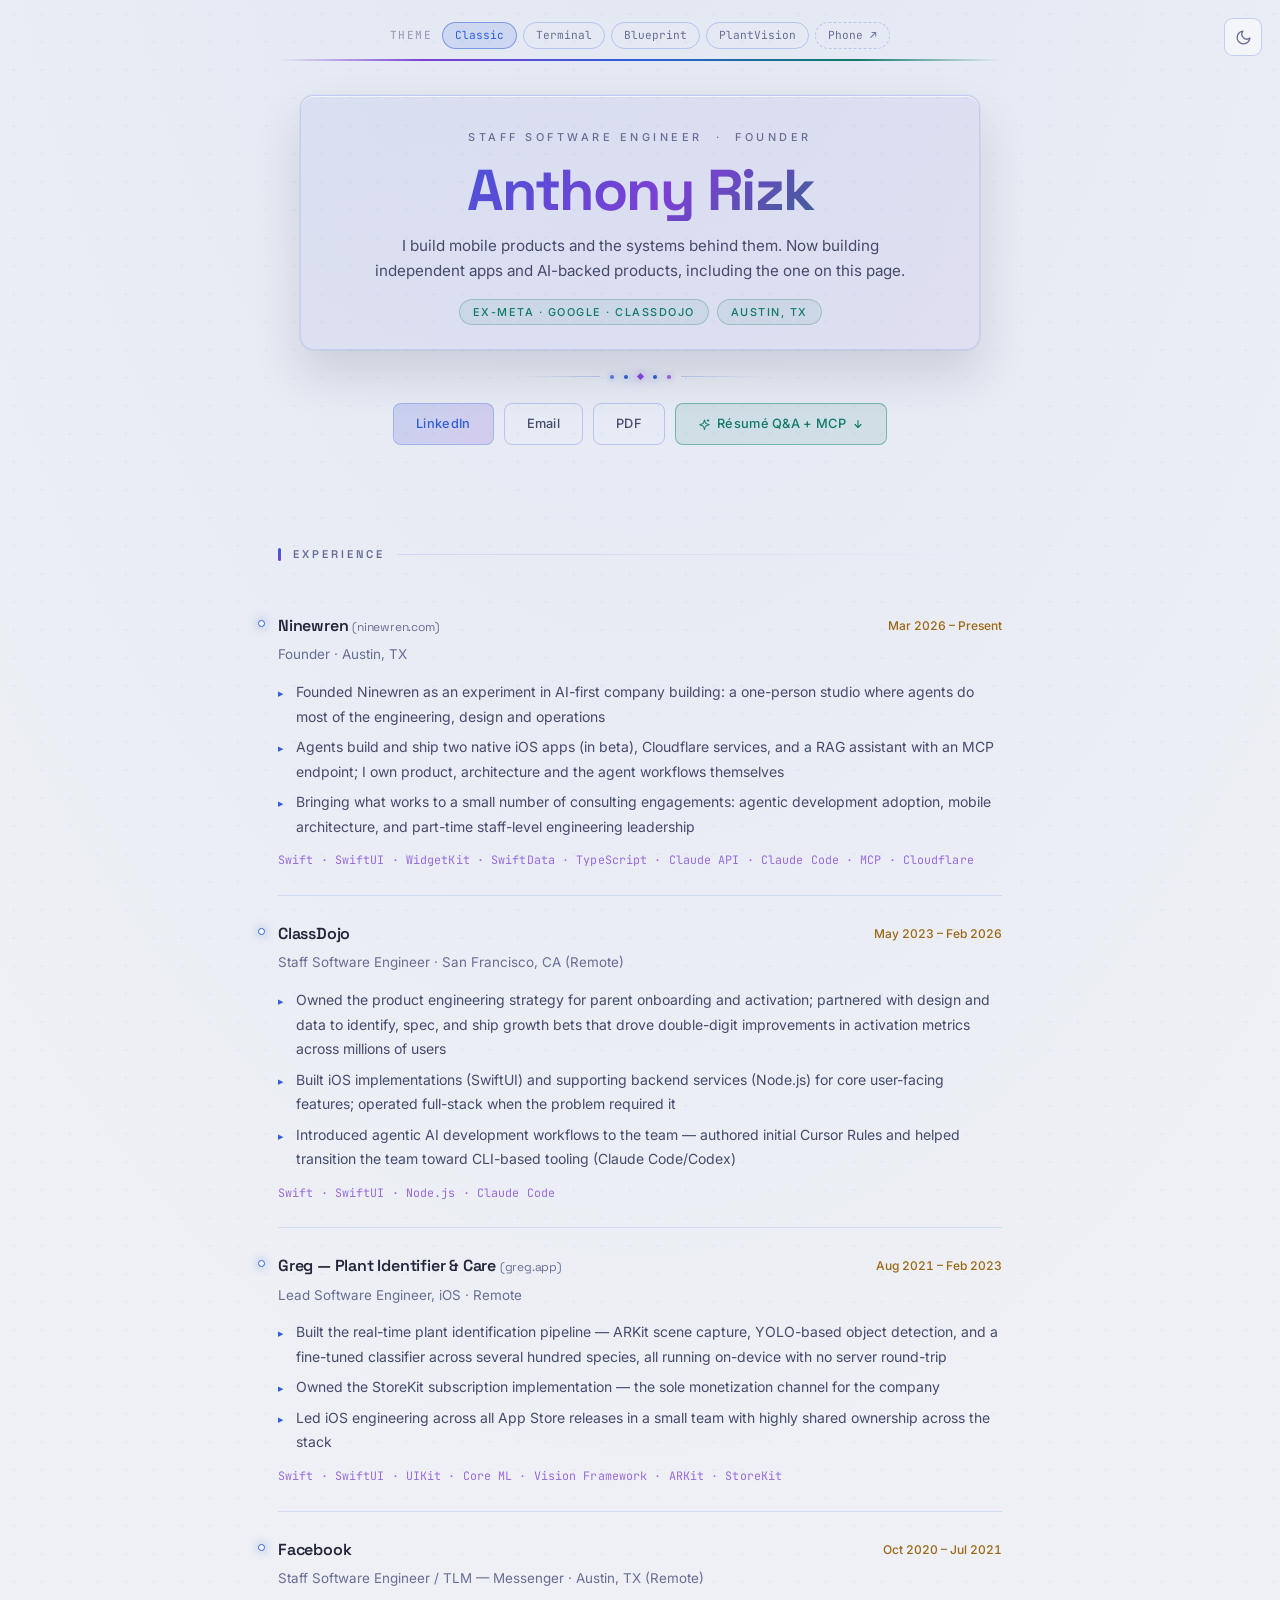
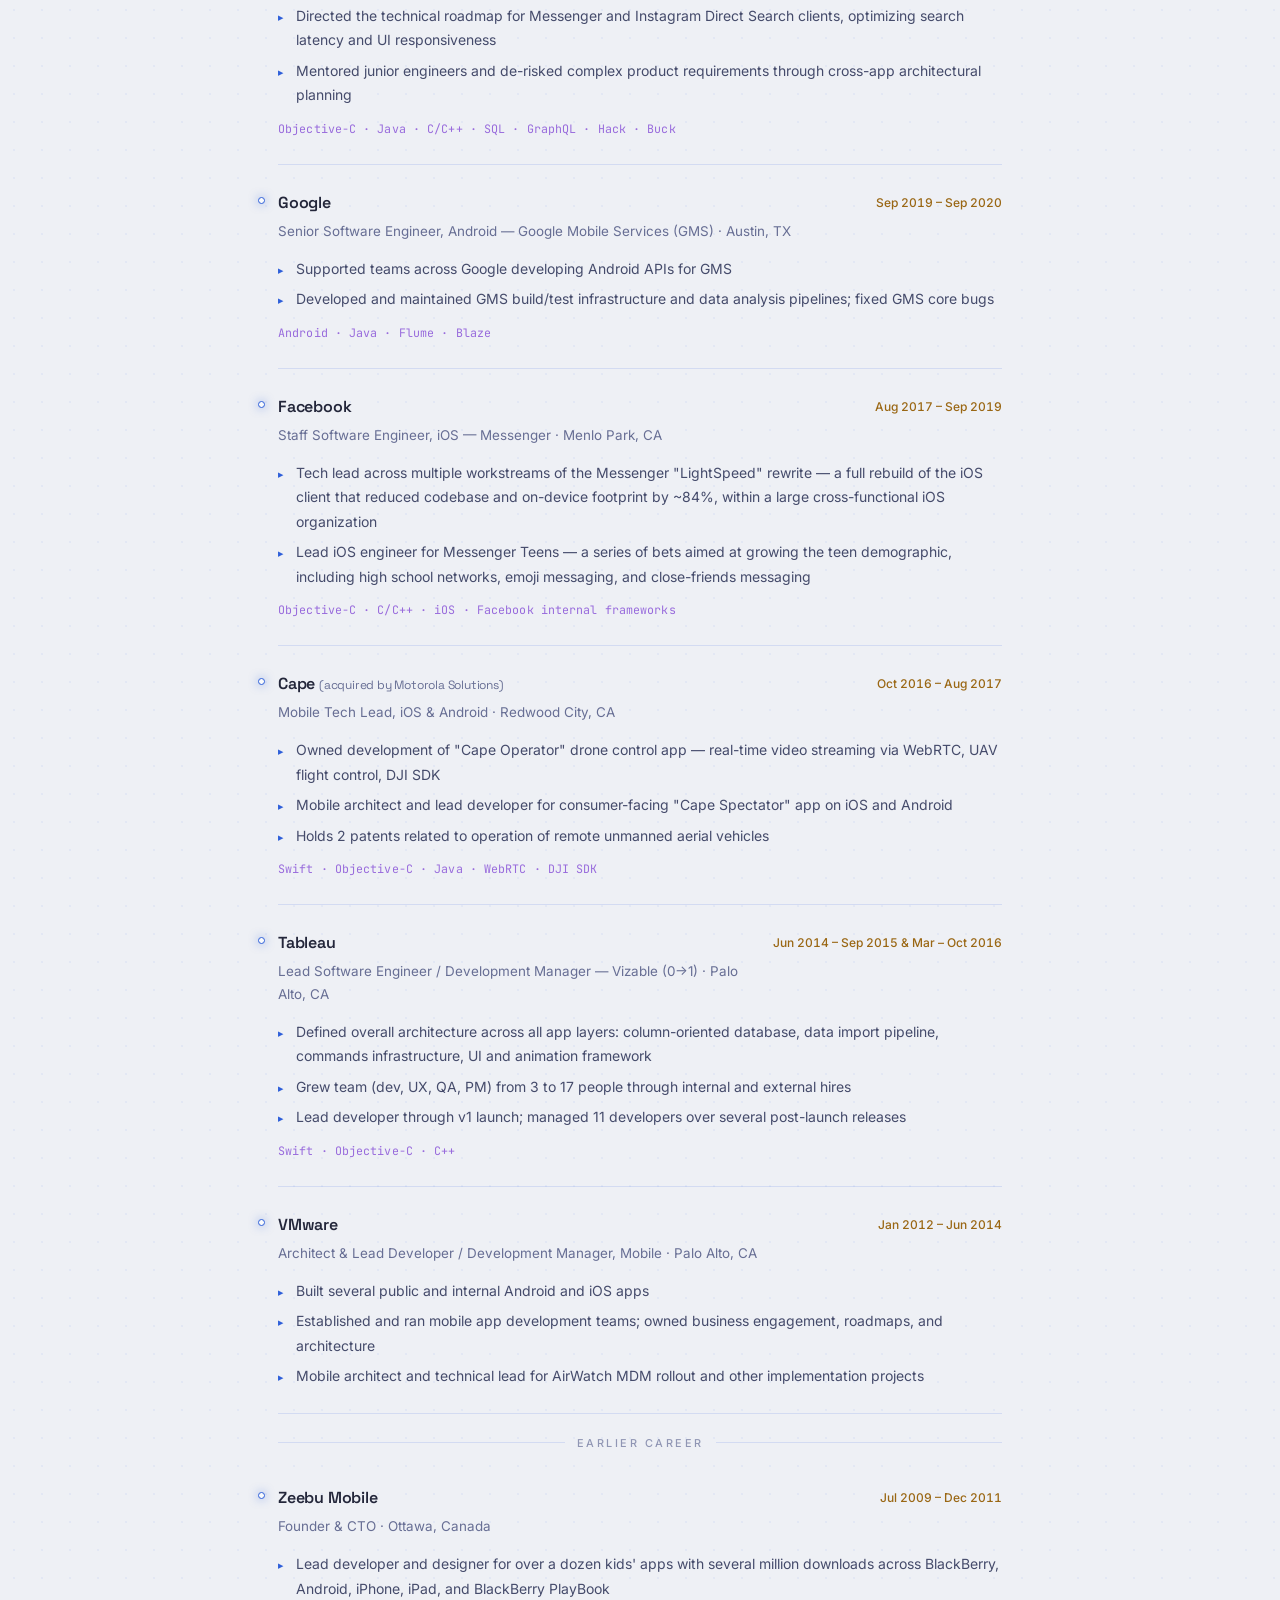
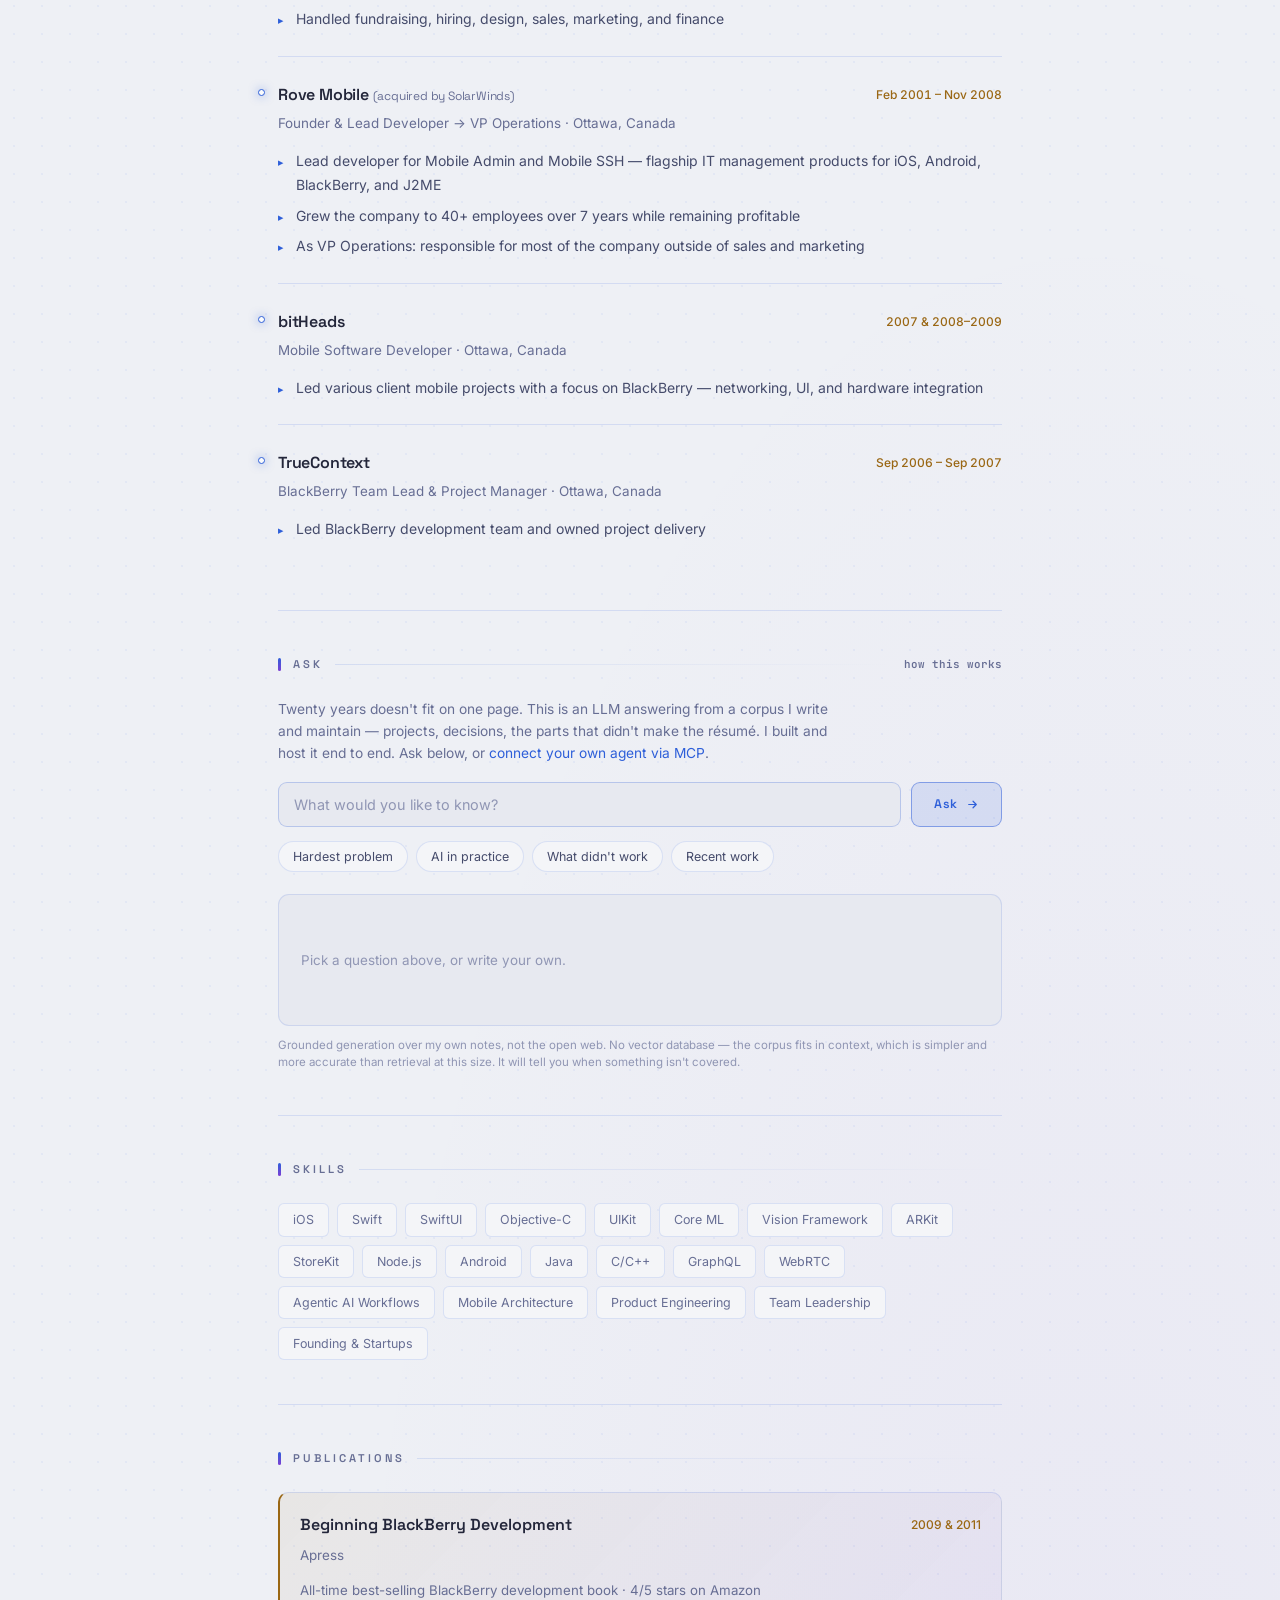
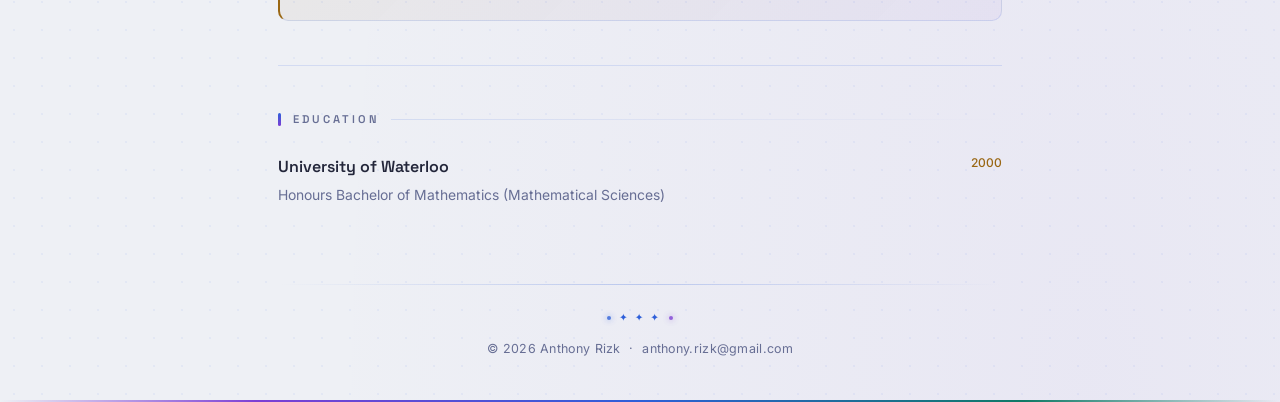
<file: index.html>
<!doctype html>
<!--
  Reading the source? Then this bit is for you.

  The Ask box further down is also an MCP server:

      https://ask.anthonyrizk.me/mcp

  One tool — ask_about_anthony — over a corpus I write and maintain. Add it as
  a connector and interrogate my background from your own tooling instead of
  my text box.

  No auth, deliberately. Turnstile proves a human rendered a page and has no
  agent equivalent, and a token published in documentation isn't a secret. So
  it's rate-limited, deadlined, and held to a daily spend cap that closes this
  endpoint before it touches the website's — the worst case being that you read
  about my career until the day's allowance runs out.

  Setup for the usual clients: /mcp
  The reasoning, and everything else behind it: /how-ask-works
-->
<html lang="en">
    <head>
        <meta charset="UTF-8" />
        <script>
            // Theme, resolved before first paint. Inline and early on purpose —
            // deferring this is what causes a flash of the wrong page.
            //
            // One axis. Unset is Classic following the OS colour scheme;
            // "light"/"dark" are Classic pinned (what the sun/moon toggle has
            // always stored, so existing preferences survive); anything else is
            // a novelty theme that owns its own palette.
            //
            // Precedence: ?theme= in the URL wins for this view but is never
            // persisted — a shared link shows the sender's theme without
            // adopting it. Only pressing a pill persists. A stored novelty
            // theme is written back into the address bar with replaceState (no
            // reload, no history entry), so the URL is always shareable.
            //
            // THE THEME REGISTRY lives here and nowhere else — the picker, the
            // module loader and the font loader all read window.__themes.
            // Adding a theme: an entry here, a pill in .theme-picker, its CSS,
            // and theme_<name> in the event allowlist in ../ask-api.
            (function () {
                // Bump whenever anything in themes/ changes — browsers cache
                // those files and a hard refresh doesn't reliably refetch a
                // dynamic import(), so a new URL is the only guarantee.
                var VERSION = "2026-10-13b";
                var NOVELTY = {
                    terminal: { module: "/themes/terminal.js" },
                    blueprint: {
                        fonts: "https://fonts.googleapis.com/css2?family=Architects+Daughter&display=swap",
                    },
                    plantvision: { module: "/themes/plantvision.js" },
                };
                window.__themes = { version: VERSION, novelty: NOVELTY };
                var THEMES = ["classic", "light", "dark"].concat(Object.keys(NOVELTY));
                var theme = null;
                try {
                    var url = new URL(location.href);
                    var q = url.searchParams.get("theme");
                    if (q !== null) {
                        if (THEMES.indexOf(q) !== -1) {
                            theme = q;
                        } else {
                            url.searchParams.delete("theme");
                            history.replaceState(null, "", url);
                        }
                    }
                    if (theme === null) {
                        var saved = localStorage.getItem("theme");
                        if (THEMES.indexOf(saved) !== -1) {
                            theme = saved;
                            if (Object.prototype.hasOwnProperty.call(NOVELTY, saved)) {
                                url.searchParams.set("theme", saved);
                                history.replaceState(null, "", url);
                            }
                        }
                    }
                } catch (e) {}
                if (theme && theme !== "classic") {
                    document.documentElement.setAttribute("data-theme", theme);
                }
                // A theme's own fonts load only when it's active, and here in
                // the head so they're requested before first paint.
                window.__themes.loadFonts = function (name) {
                    var href = NOVELTY[name] && NOVELTY[name].fonts;
                    if (!href || document.querySelector('link[data-theme-fonts="' + name + '"]')) return;
                    var link = document.createElement("link");
                    link.rel = "stylesheet";
                    link.href = href;
                    link.setAttribute("data-theme-fonts", name);
                    document.head.appendChild(link);
                };
                window.__themes.loadFonts(theme);
            })();
        </script>
        <meta name="viewport" content="width=device-width, initial-scale=1.0" />
        <title>Anthony Rizk — Staff Software Engineer &amp; Founder</title>
        <!-- Link previews (LinkedIn, Slack, iMessage, X…). Platforms cache these
             for days: after changing any of it, re-scrape with LinkedIn's Post
             Inspector and Facebook's Sharing Debugger. The card image is
             rendered from og/card.html — regenerate it there, don't hand-edit
             the PNG. It's designed to survive LinkedIn shrinking it to a
             160px thumbnail, so keep it to big text only. Bump the filename
             when it changes: platforms cache images by URL. -->
        <meta name="description" content="Mobile products and the systems behind them — ex-Meta, Google, ClassDojo. Explore my experience through LLM-powered résumé Q&A, or connect your own agent via MCP." />
        <link rel="canonical" href="https://anthonyrizk.me/" />
        <meta property="og:type" content="website" />
        <meta property="og:site_name" content="Anthony Rizk" />
        <meta property="og:url" content="https://anthonyrizk.me/" />
        <meta property="og:title" content="Anthony Rizk — Staff Software Engineer &amp; Founder" />
        <meta property="og:description" content="Mobile products and the systems behind them — ex-Meta, Google, ClassDojo. Explore my experience through LLM-powered résumé Q&A, or connect your own agent via MCP." />
        <meta property="og:image" content="https://anthonyrizk.me/og/card-v3.png" />
        <meta property="og:image:width" content="1200" />
        <meta property="og:image:height" content="630" />
        <meta property="og:image:alt" content="Anthony Rizk — Résumé Q&amp;A + MCP." />
        <meta name="twitter:card" content="summary_large_image" />
        <meta name="twitter:title" content="Anthony Rizk — Staff Software Engineer &amp; Founder" />
        <meta name="twitter:description" content="Mobile products and the systems behind them — ex-Meta, Google, ClassDojo. Explore my experience through LLM-powered résumé Q&A, or connect your own agent via MCP." />
        <meta name="twitter:image" content="https://anthonyrizk.me/og/card-v3.png" />
        <link rel="icon" type="image/png" href="/anthonyrizk_favicon.png" />
        <link rel="apple-touch-icon" href="/anthonyrizk_favicon.png" />
        <link rel="preconnect" href="https://fonts.googleapis.com" />
        <link rel="preconnect" href="https://fonts.gstatic.com" crossorigin />
        <link
            href="https://fonts.googleapis.com/css2?family=Inter:wght@300;400;500;600&family=Space+Grotesk:wght@400;500;600;700&family=JetBrains+Mono:wght@400;500&display=swap"
            rel="stylesheet"
        />
        <style>
            *,
            *::before,
            *::after {
                box-sizing: border-box;
                margin: 0;
                padding: 0;
            }

            /* Light is the base palette; dark is applied by preference or
               by an explicit data-theme. Only the neutrals and accent hues
               change — every tint downstream is color-mix() over these, so it
               follows automatically. @media print is untouched. */
            :root {
                color-scheme: light;
                --bg: #eef0f5;
                --bg-surface: #e7e9f0;
                --bg-card: #f4f5f8;
                --bg-elevated: #fafbfc;
                --text: #23263a;
                --text-mid: #454b6b;
                --text-muted: #676e94;
                --text-dim: #9096b4;
                --blue: #2e5fd9;
                --purple: #7c3fd4;
                --teal: #0f7a66;
                --orange: #9a6714;
                --shadow: rgba(35, 38, 58, 0.14);
                --sheen: rgba(255, 255, 255, 0.7);
            }

            /* Only when no theme is chosen at all — a pinned "light" and every
               novelty theme opt out of following the OS. */
            @media (prefers-color-scheme: dark) {
                :root:not([data-theme]) {
                color-scheme: dark;
                --bg: #0d0e1a;
                --bg-surface: #11121f;
                --bg-card: #141527;
                --bg-elevated: #1a1b30;
                --text: #c0caf5;
                --text-mid: #9aa5ce;
                --text-muted: #565f89;
                --text-dim: #3b4068;
                --blue: #7aa2f7;
                --purple: #bb9af7;
                --teal: #73daca;
                --orange: #e0af68;
                --shadow: var(--shadow);
                --sheen: var(--sheen);
                }
            }

            :root[data-theme="dark"] {
                color-scheme: dark;
                --bg: #0d0e1a;
                --bg-surface: #11121f;
                --bg-card: #141527;
                --bg-elevated: #1a1b30;
                --text: #c0caf5;
                --text-mid: #9aa5ce;
                --text-muted: #565f89;
                --text-dim: #3b4068;
                --blue: #7aa2f7;
                --purple: #bb9af7;
                --teal: #73daca;
                --orange: #e0af68;
                --shadow: var(--shadow);
                --sheen: var(--sheen);
            }

            /* Derived tints — defined once, follow whichever palette is live. */
            :root, :root[data-theme] {
                --border: color-mix(in srgb, var(--blue) 14%, transparent);
                --border-mid: color-mix(in srgb, var(--blue) 26%, transparent);
                --border-accent: color-mix(in srgb, var(--blue) 50%, transparent);
                --blue-dim: color-mix(in srgb, var(--blue) 12%, transparent);
                --purple-dim: color-mix(in srgb, var(--purple) 12%, transparent);
                --teal-dim: color-mix(in srgb, var(--teal) 12%, transparent);
                --orange-dim: color-mix(in srgb, var(--orange) 12%, transparent);
            }

            /* Smooth in-page scrolling only for people who haven't asked for
               less motion — otherwise every anchor jump animates regardless. */
            @media (prefers-reduced-motion: no-preference) {
                html {
                    scroll-behavior: smooth;
                }
            }

            body {
                font-family: "Inter", system-ui, -apple-system, sans-serif;
                background-color: var(--bg);
                color: var(--text);
                line-height: 1.7;
                min-height: 100vh;
                background-image:
                    radial-gradient(
                        ellipse 80% 40% at 50% -10%,
                        color-mix(in srgb, var(--blue) 7%, transparent),
                        transparent
                    ),
                    radial-gradient(
                        ellipse 60% 35% at 85% 100%,
                        color-mix(in srgb, var(--purple) 5%, transparent),
                        transparent
                    ),
                    radial-gradient(
                        circle,
                        color-mix(in srgb, var(--blue) 6%, transparent) 1px,
                        transparent 1px
                    );
                background-size: 100% 100%, 100% 100%, 28px 28px;
            }

            a {
                color: var(--blue);
                text-decoration: none;
                transition: color 0.2s;
            }
            a:hover {
                color: var(--teal);
            }

            /* ── Layout ── */
            .container {
                max-width: 780px;
                margin: 0 auto;
                padding: 0 28px;
            }

            /* Leaf → glowing accent dot */
            .leaf {
                display: inline-block;
                width: 5px;
                height: 5px;
                background: var(--blue);
                border-radius: 50%;
                box-shadow: 0 0 6px color-mix(in srgb, var(--blue) 80%, transparent);
                transform: none;
                opacity: 0.8;
            }

            .leaf.r {
                background: var(--purple);
                box-shadow: 0 0 6px color-mix(in srgb, var(--purple) 80%, transparent);
                border-radius: 50%;
                transform: none;
            }
            .leaf.sm {
                width: 4px;
                height: 4px;
            }

            /* ── Header / Hero ── */
            header {
                padding: 72px 0 56px;
                position: relative;
            }

            header::before {
                content: "";
                display: block;
                width: 100%;
                height: 2px;
                background: linear-gradient(
                    to right,
                    transparent 0%,
                    var(--purple) 20%,
                    var(--blue) 50%,
                    var(--teal) 80%,
                    transparent 100%
                );
                position: absolute;
                top: 0;
                left: 0;
            }

            .nameplate {
                text-align: center;
                position: relative;
                max-width: 680px;
                margin: 0 auto;
                padding: 32px 28px 24px;
                background: linear-gradient(
                    135deg,
                    color-mix(in srgb, var(--blue) 7%, transparent) 0%,
                    color-mix(in srgb, var(--purple) 7%, transparent) 100%
                );
                border: 1px solid var(--border);
                border-radius: 14px;
                box-shadow:
                    0 0 0 1px color-mix(in srgb, var(--blue) 6%, transparent),
                    0 24px 48px var(--shadow),
                    inset 0 1px 0 var(--sheen);
            }

            .nameplate .eyebrow {
                font-size: 0.68rem;
                font-weight: 500;
                letter-spacing: 3.5px;
                text-transform: uppercase;
                color: var(--text-muted);
                margin-bottom: 12px;
            }

            .nameplate h1 {
                font-family: "Space Grotesk", sans-serif;
                font-size: clamp(2.4rem, 6vw, 3.6rem);
                font-weight: 700;
                background: linear-gradient(
                    135deg,
                    var(--blue) 0%,
                    var(--purple) 55%,
                    var(--teal) 100%
                );
                -webkit-background-clip: text;
                -webkit-text-fill-color: transparent;
                background-clip: text;
                letter-spacing: -1.5px;
                line-height: 1.08;
            }

            .nameplate .subtitle {
                font-size: 0.95rem;
                font-weight: 400;
                color: var(--text-mid);
                margin: 12px auto 0;
                max-width: 560px;
                line-height: 1.65;
            }

            .headline-tags {
                display: flex;
                justify-content: center;
                flex-wrap: wrap;
                gap: 8px;
                margin-top: 16px;
            }

            .headline-tags span {
                display: inline-block;
                padding: 3px 13px;
                font-size: 0.68rem;
                font-weight: 500;
                letter-spacing: 1.5px;
                text-transform: uppercase;
                color: var(--teal);
                border: 1px solid color-mix(in srgb, var(--teal) 25%, transparent);
                background: color-mix(in srgb, var(--teal) 8%, transparent);
                border-radius: 999px;
            }

            /* Ornamental divider */
            .ornament {
                display: flex;
                align-items: center;
                justify-content: center;
                gap: 10px;
                margin: 24px 0;
            }

            .ornament .rule {
                flex: 1;
                max-width: 80px;
                height: 1px;
                background: linear-gradient(
                    to right,
                    transparent,
                    var(--border-mid)
                );
            }

            .ornament .rule:last-of-type {
                background: linear-gradient(
                    to left,
                    transparent,
                    var(--border-mid)
                );
            }

            .ornament .pip {
                width: 4px;
                height: 4px;
                border-radius: 50%;
                background: var(--blue);
                box-shadow: 0 0 8px color-mix(in srgb, var(--blue) 90%, transparent);
            }

            .ornament .diamond {
                width: 5px;
                height: 5px;
                background: var(--purple);
                transform: rotate(45deg);
                box-shadow: 0 0 8px color-mix(in srgb, var(--purple) 90%, transparent);
            }

            .links {
                display: flex;
                gap: 10px;
                justify-content: center;
                flex-wrap: wrap;
                margin-top: 4px;
            }

            .btn {
                display: inline-flex;
                align-items: center;
                gap: 6px;
                padding: 9px 22px;
                border-radius: 8px;
                font-family: "Inter", sans-serif;
                font-size: 0.8rem;
                font-weight: 500;
                letter-spacing: 0.3px;
                border: 1px solid var(--border-mid);
                background: transparent;
                color: var(--text-mid);
                transition: all 0.2s;
            }

            .btn:hover {
                border-color: var(--border-accent);
                background: var(--blue-dim);
                color: var(--blue);
                text-decoration: none;
            }

            .btn.primary {
                background: linear-gradient(
                    135deg,
                    color-mix(in srgb, var(--blue) 18%, transparent),
                    color-mix(in srgb, var(--purple) 18%, transparent)
                );
                border-color: var(--border-mid);
                color: var(--blue);
            }

            .btn.primary:hover {
                background: linear-gradient(
                    135deg,
                    color-mix(in srgb, var(--blue) 28%, transparent),
                    color-mix(in srgb, var(--purple) 28%, transparent)
                );
                border-color: var(--border-accent);
                color: var(--blue);
            }

            /* ── Sections ── */
            section {
                padding: 44px 0;
                position: relative;
            }

            section + section {
                border-top: 1px solid var(--border);
            }

            section h2 {
                font-family: "Space Grotesk", sans-serif;
                font-size: 0.7rem;
                font-weight: 600;
                color: var(--text-muted);
                letter-spacing: 3px;
                text-transform: uppercase;
                margin-bottom: 24px;
                display: flex;
                align-items: center;
                gap: 12px;
            }

            section h2::before {
                content: "";
                display: inline-block;
                width: 3px;
                height: 13px;
                background: linear-gradient(180deg, var(--blue), var(--purple));
                border-radius: 2px;
                flex-shrink: 0;
            }

            section h2::after {
                content: "";
                flex: 1;
                height: 1px;
                background: linear-gradient(to right, var(--border), transparent);
            }

            /* ── Experience ── */
            .exp-list {
                display: flex;
                flex-direction: column;
                gap: 0;
            }

            .exp-item {
                display: grid;
                grid-template-columns: 1fr auto;
                gap: 2px 16px;
                padding: 24px 0;
                border-bottom: 1px solid var(--border);
                position: relative;
            }

            .exp-item:last-child {
                border-bottom: none;
            }

            .exp-item::before {
                content: "";
                position: absolute;
                left: -20px;
                top: 32px;
                width: 7px;
                height: 7px;
                background: var(--bg-elevated);
                border: 1.5px solid var(--blue);
                border-radius: 50%;
                box-shadow: 0 0 10px color-mix(in srgb, var(--blue) 50%, transparent);
            }

            .exp-item .company {
                font-family: "Space Grotesk", sans-serif;
                font-weight: 600;
                font-size: 1rem;
                color: var(--text);
                letter-spacing: -0.2px;
            }

            .exp-item .acq {
                font-size: 0.75rem;
                font-weight: 400;
                font-style: normal;
                color: var(--text-muted);
            }

            .exp-item .role {
                font-size: 0.84rem;
                color: var(--text-muted);
                margin-top: 2px;
            }

            .exp-item .period {
                font-size: 0.75rem;
                font-style: normal;
                font-weight: 500;
                color: var(--orange);
                white-space: nowrap;
                text-align: right;
                align-self: start;
                padding-top: 4px;
                font-variant-numeric: tabular-nums;
            }

            .exp-item .desc {
                font-size: 0.875rem;
                color: var(--text-mid);
                margin-top: 12px;
                grid-column: 1 / -1;
                line-height: 1.75;
            }

            .exp-item .desc ul {
                list-style: none;
                display: flex;
                flex-direction: column;
                gap: 6px;
            }

            .exp-item .desc ul li {
                padding-left: 18px;
                position: relative;
            }

            .exp-item .desc ul li::before {
                content: "▸";
                position: absolute;
                left: 0;
                color: var(--blue);
                font-size: 0.68rem;
                top: 4px;
            }

            .exp-item .tech {
                font-family: "JetBrains Mono", "Fira Code", monospace;
                font-size: 0.73rem;
                color: var(--purple);
                opacity: 0.75;
                margin-top: 10px;
                grid-column: 1 / -1;
                letter-spacing: 0.1px;
            }

            .section-divider {
                font-size: 0.68rem;
                font-weight: 500;
                letter-spacing: 2.5px;
                text-transform: uppercase;
                color: var(--text-dim);
                padding: 20px 0 8px;
                grid-column: 1 / -1;
                display: flex;
                align-items: center;
                gap: 12px;
            }

            .section-divider::before,
            .section-divider::after {
                content: "";
                flex: 1;
                height: 1px;
                background: var(--border);
            }

            /* ── Skills ── */
            .skills-grid {
                display: flex;
                flex-wrap: wrap;
                gap: 8px;
            }

            .skill-tag {
                padding: 5px 14px;
                border: 1px solid var(--border);
                background: var(--bg-card);
                font-size: 0.78rem;
                font-weight: 400;
                color: var(--text-muted);
                border-radius: 6px;
                transition: all 0.18s;
                cursor: default;
            }

            .skill-tag:hover {
                background: var(--blue-dim);
                border-color: var(--border-accent);
                color: var(--blue);
            }

            /* ── Publication ── */
            .pub-item {
                display: grid;
                grid-template-columns: 1fr auto;
                gap: 4px 16px;
                background: linear-gradient(
                    135deg,
                    color-mix(in srgb, var(--orange) 7%, transparent),
                    color-mix(in srgb, var(--purple) 5%, transparent)
                );
                border: 1px solid var(--border);
                border-left: 2px solid var(--orange);
                padding: 18px 20px;
                border-radius: 10px;
            }

            .pub-item .title {
                font-family: "Space Grotesk", sans-serif;
                font-weight: 600;
                font-size: 1rem;
                color: var(--text);
            }

            .pub-item .publisher {
                font-size: 0.84rem;
                color: var(--text-muted);
                margin-top: 2px;
            }

            .pub-item .pub-year {
                font-size: 0.75rem;
                font-weight: 500;
                color: var(--orange);
                text-align: right;
                align-self: start;
                padding-top: 4px;
            }

            .pub-item .pub-note {
                font-size: 0.83rem;
                color: var(--text-muted);
                margin-top: 8px;
                grid-column: 1 / -1;
            }

            /* ── Education ── */
            .edu-item {
                display: grid;
                grid-template-columns: 1fr auto;
                gap: 2px 16px;
            }

            .edu-item .company {
                font-family: "Space Grotesk", sans-serif;
                font-weight: 600;
                font-size: 1rem;
                color: var(--text);
            }

            .edu-item .period {
                font-size: 0.75rem;
                font-weight: 500;
                color: var(--orange);
                white-space: nowrap;
                text-align: right;
            }

            .edu-item .role {
                font-size: 0.87rem;
                color: var(--text-muted);
                margin-top: 2px;
            }

            /* ── Footer ── */
            footer {
                padding: 32px 0 40px;
                text-align: center;
                position: relative;
            }

            footer::before {
                content: "";
                display: block;
                width: 100%;
                height: 1px;
                background: linear-gradient(
                    to right,
                    transparent,
                    var(--border-mid),
                    transparent
                );
                margin-bottom: 24px;
            }

            .footer-ornament {
                display: flex;
                align-items: center;
                justify-content: center;
                gap: 8px;
                margin-bottom: 12px;
                color: var(--blue);
            }

            footer p {
                font-size: 0.78rem;
                color: var(--text-muted);
                letter-spacing: 0.3px;
            }

            footer a {
                color: var(--text-muted);
                transition: color 0.2s;
            }
            footer a:hover {
                color: var(--blue);
            }

            body::after {
                content: "";
                display: block;
                width: 100%;
                height: 2px;
                background: linear-gradient(
                    to right,
                    transparent 0%,
                    var(--purple) 20%,
                    var(--blue) 50%,
                    var(--teal) 80%,
                    transparent 100%
                );
            }

            @media (max-width: 560px) {
                header {
                    padding: 52px 0 40px;
                }
                .nameplate h1 {
                    font-size: 2.2rem;
                }
                .nameplate {
                    padding: 24px 16px 20px;
                }
                .nameplate .eyebrow {
                    font-size: 0.63rem;
                    letter-spacing: 2.5px;
                }
                .exp-item {
                    grid-template-columns: 1fr;
                }
                .exp-item .period {
                    text-align: left;
                }
                .pub-item {
                    grid-template-columns: 1fr;
                }
                .pub-item .pub-year {
                    text-align: left;
                }
                .edu-item {
                    grid-template-columns: 1fr;
                }
                .exp-item::before {
                    display: none;
                }
            }

            @media print {
                * {
                    -webkit-print-color-adjust: exact;
                    print-color-adjust: exact;
                }

                body {
                    background: white !important;
                    background-image: none !important;
                    color: #111827;
                    font-size: 9.5pt;
                    line-height: 1.5;
                }

                a {
                    color: #1d4ed8;
                    text-decoration: none;
                }

                /* ── Header ── */
                header {
                    padding: 18pt 0 12pt;
                }

                header::before {
                    background: #7aa2f7;
                    height: 2px;
                }

                .nameplate {
                    background: white !important;
                    border: none !important;
                    border-radius: 0 !important;
                    box-shadow: none !important;
                    padding: 0;
                    text-align: left;
                    max-width: 100%;
                }

                .nameplate .eyebrow {
                    color: #6b7280;
                    letter-spacing: 2px;
                    font-size: 7pt;
                    margin-bottom: 4pt;
                }

                .nameplate h1 {
                    font-size: 22pt;
                    letter-spacing: -0.5px;
                    line-height: 1.1;
                    background: none !important;
                    -webkit-text-fill-color: #111827 !important;
                    color: #111827 !important;
                }

                .nameplate .subtitle {
                    font-size: 9pt;
                    color: #4b5563;
                    margin-top: 4pt;
                }

                .headline-tags {
                    justify-content: flex-start;
                    margin-top: 6pt;
                    gap: 6pt;
                }

                .headline-tags span {
                    color: #1d4ed8;
                    border-color: #bfdbfe;
                    background: #eff6ff;
                    font-size: 6.5pt;
                    border-radius: 3px;
                    padding: 2pt 7pt;
                }

                /* Hide decorative / interactive elements */
                .ornament,
                .leaf,
                .footer-ornament,
                .links,
                footer,
                body::after {
                    display: none !important;
                }

                /* ── Sections ── */
                section {
                    padding: 10pt 0;
                }

                section + section {
                    border-top: 1px solid #e5e7eb;
                }

                section h2 {
                    color: #6b7280;
                    font-size: 6.5pt;
                    letter-spacing: 2.5px;
                    margin-bottom: 8pt;
                    gap: 8pt;
                }

                section h2::before {
                    background: #7aa2f7;
                    height: 10px;
                }

                section h2::after {
                    background: linear-gradient(to right, #e5e7eb, transparent);
                }

                /* ── Experience ── */
                .exp-item {
                    padding: 8pt 0;
                    border-bottom: 1px solid #f3f4f6;
                    page-break-inside: avoid;
                }

                .exp-item::before {
                    border-color: #7aa2f7;
                    background: white;
                    box-shadow: none;
                }

                .exp-item .company {
                    color: #111827;
                    font-size: 9.5pt;
                }

                .exp-item .acq,
                .exp-item .role {
                    color: #6b7280;
                    font-size: 8.5pt;
                }

                .exp-item .period {
                    color: #d97706;
                    font-size: 8pt;
                }

                .exp-item .desc {
                    color: #374151;
                    font-size: 8.5pt;
                    margin-top: 5pt;
                }

                .exp-item .desc ul li::before {
                    color: #3b82f6;
                }

                .exp-item .tech {
                    color: #7c3aed;
                    opacity: 1;
                    font-size: 7.5pt;
                }

                .section-divider {
                    color: #9ca3af;
                    font-size: 6.5pt;
                }

                .section-divider::before,
                .section-divider::after {
                    background: #e5e7eb;
                }

                /* ── Skills ── */
                .skill-tag {
                    background: #f9fafb !important;
                    border-color: #e5e7eb !important;
                    color: #374151 !important;
                    font-size: 7.5pt;
                    border-radius: 3px;
                }

                /* ── Publication ── */
                .pub-item {
                    background: #fffbeb !important;
                    border-color: #fde68a !important;
                    border-left-color: #d97706 !important;
                    border-radius: 4px;
                }

                .pub-item .title {
                    color: #111827;
                }

                .pub-item .publisher,
                .pub-item .pub-note {
                    color: #6b7280;
                }

                .pub-item .pub-year {
                    color: #d97706;
                }

                /* ── Education ── */
                .edu-item .company {
                    color: #111827;
                }

                .edu-item .role {
                    color: #6b7280;
                }

                .edu-item .period {
                    color: #d97706;
                }
            }

            /* --- Ask ------------------------------------------------- */
            /* h2 already draws its own ::before bar and ::after rule — don't
               add another. The link is pinned right so the rule still runs
               the full width between them. */
            .ask h2 { position: relative; padding-right: 108px; }
            .ask-how {
                position: absolute;
                right: 0;
                top: 50%;
                transform: translateY(-50%);
                font-family: "JetBrains Mono", monospace;
                font-size: 0.68rem;
                letter-spacing: 0;
                text-transform: none;
                color: var(--text-muted);
                text-decoration: none;
                white-space: nowrap;
            }
            .ask-how:hover { color: var(--blue); }
            .ask-intro {
                font-size: 0.86rem;
                line-height: 1.6;
                color: var(--text-muted);
                margin: 0 0 18px;
                max-width: 560px;
            }
            .ask-form { display: flex; gap: 10px; margin-bottom: 14px; }
            #ask-input {
                flex-grow: 1;
                min-width: 0;
                background: var(--bg-surface);
                border: 1px solid var(--border-mid);
                border-radius: 9px;
                padding: 13px 15px;
                font-family: "Inter", sans-serif;
                font-size: 0.9rem;
                color: var(--text);
                outline: none;
                transition: border-color 0.2s;
            }
            #ask-input::placeholder { color: var(--text-dim); }
            #ask-input:focus { border-color: var(--blue); }
            #ask-send {
                display: inline-flex;
                align-items: center;
                gap: 8px;
                padding: 0 22px;
                border-radius: 9px;
                border: 1px solid var(--border-accent);
                background: var(--blue-dim);
                color: var(--blue);
                font-family: "Space Grotesk", sans-serif;
                font-size: 0.78rem;
                font-weight: 600;
                letter-spacing: 0.6px;
                cursor: pointer;
                transition: all 0.2s;
            }
            #ask-send:hover:not(:disabled) { background: color-mix(in srgb, var(--blue) 22%, transparent); }
            #ask-send:disabled { opacity: 0.5; cursor: not-allowed; }
            .ask-chips {
                display: flex;
                flex-wrap: wrap;
                gap: 8px;
                margin-bottom: 22px;
            }
            .ask-chip {
                background: var(--bg-card);
                border: 1px solid var(--border);
                border-radius: 20px;
                padding: 7px 14px;
                font-family: "Inter", sans-serif;
                font-size: 0.78rem;
                color: var(--text-mid);
                cursor: pointer;
                transition: all 0.2s;
            }
            .ask-chip:hover:not(:disabled) { border-color: var(--border-accent); color: var(--text); }
            /* Chips are disabled while a question is in flight. Without this
               they look clickable and simply don't respond. */
            .ask-chip:disabled { opacity: 0.5; cursor: not-allowed; }
            /* reserved height: streaming must not shove the page */
            .ask-answer {
                background: var(--bg-surface);
                border: 1px solid var(--border);
                border-radius: 11px;
                padding: 20px 22px;
                min-height: 132px;
                font-size: 0.9rem;
                line-height: 1.68;
                color: var(--text);
                display: flex;
                flex-direction: column;
                justify-content: center;
            }
            /* answers arrive as markdown and are rendered, so style the output */
            .ask-answer p { margin: 0 0 0.85em; }
            .ask-answer p:last-child { margin-bottom: 0; }
            .ask-answer strong { color: var(--text); font-weight: 600; }
            .ask-answer em { color: var(--text-mid); font-style: italic; }
            .ask-answer code {
                font-family: "JetBrains Mono", monospace;
                font-size: 0.85em;
                background: var(--bg-card);
                border: 1px solid var(--border);
                border-radius: 4px;
                padding: 1px 5px;
                color: var(--teal);
            }
            .ask-answer ul { margin: 0 0 0.85em; padding-left: 1.15em; }
            .ask-answer ul:last-child { margin-bottom: 0; }
            .ask-answer li { margin-bottom: 0.35em; }
            .ask-answer.is-streaming { border-color: color-mix(in srgb, var(--teal) 35%, transparent); }
            .ask-answer.is-error { border-color: color-mix(in srgb, var(--orange) 30%, transparent); color: var(--text-mid); }
            .ask-hint { color: var(--text-dim); font-size: 0.84rem; }
            /* Shown from submit until the first token lands — adaptive thinking
               can take a few seconds, and an empty box reads as broken. */
            .ask-thinking {
                display: inline-flex;
                align-items: center;
                font-size: 0.86rem;
                color: var(--text-muted);
            }
            .ask-dots { display: inline-flex; gap: 3px; margin-left: 7px; }
            .ask-dots i {
                display: block;
                width: 4px;
                height: 4px;
                border-radius: 50%;
                background: var(--teal);
                animation: ask-pulse 1.3s ease-in-out infinite;
            }
            .ask-dots i:nth-child(2) { animation-delay: 0.18s; }
            .ask-dots i:nth-child(3) { animation-delay: 0.36s; }
            @keyframes ask-pulse {
                0%, 60%, 100% { opacity: 0.2; }
                30% { opacity: 1; }
            }
            @media (prefers-reduced-motion: reduce) {
                .ask-dots i { animation: none; opacity: 0.55; }
            }
            .ask-down {
                margin-left: 7px;
                color: var(--blue);
                animation: ask-nudge 1.4s ease-in-out infinite;
            }
            @keyframes ask-nudge {
                0%, 100% { transform: translateY(0); }
                50% { transform: translateY(3px); }
            }
            @media (prefers-reduced-motion: reduce) {
                .ask-down { animation: none; }
            }
            .ask-note {
                font-size: 0.72rem;
                color: var(--text-dim);
                margin: 11px 0 0;
                line-height: 1.5;
            }
            /* Collapsed until Turnstile says it needs a click. With deferred
               execution most visitors never open this at all, so reserving
               65px permanently would be an empty box on every visit. The
               transition makes the rare expansion read as intentional. */
            .ask-turnstile {
                display: flex;
                align-items: center;
                max-height: 0;
                overflow: hidden;
                opacity: 0;
                transition: max-height 0.25s ease, opacity 0.25s ease, margin-top 0.25s ease;
                margin-top: 0;
            }
            .ask-turnstile.is-open {
                max-height: 90px;
                opacity: 1;
                margin-top: 14px;
            }
            @media (prefers-reduced-motion: reduce) {
                .ask-turnstile { transition: none; }
            }
            @media (max-width: 600px) {
                .ask-form { flex-direction: column; }
                #ask-send { justify-content: center; min-height: 48px; padding: 12px 22px; }
                #ask-input { min-height: 48px; }
                .ask-chips { flex-direction: column; }
                .ask-chip { min-height: 44px; text-align: left; }
            }

            /* --- theme toggle ---------------------------------------- */
            .theme-toggle {
                position: fixed;
                top: 18px;
                right: 18px;
                z-index: 20;
                display: inline-flex;
                align-items: center;
                justify-content: center;
                width: 38px;
                height: 38px;
                border-radius: 9px;
                border: 1px solid var(--border-mid);
                background: var(--bg-card);
                color: var(--text-muted);
                cursor: pointer;
                transition: color 0.2s, border-color 0.2s, background 0.2s;
            }
            .theme-toggle:hover { color: var(--blue); border-color: var(--border-accent); }
            .theme-toggle .icon-sun { display: none; }
            @media (prefers-color-scheme: dark) {
                :root:not([data-theme]) .theme-toggle .icon-sun { display: block; }
                :root:not([data-theme]) .theme-toggle .icon-moon { display: none; }
            }
            :root[data-theme="dark"] .theme-toggle .icon-sun { display: block; }
            :root[data-theme="dark"] .theme-toggle .icon-moon { display: none; }
            @media print { .theme-toggle { display: none; } }
            /* Light/dark only means something for Classic. A novelty theme
               owns its palette, so the toggle steps aside. */
            :root[data-theme]:not([data-theme="light"]):not([data-theme="dark"]) .theme-toggle { display: none; }

            /* --- theme picker ---------------------------------------- */
            .theme-picker {
                display: flex;
                justify-content: center;
                align-items: center;
                flex-wrap: wrap;
                gap: 6px;
                padding: 22px 0 10px;
                font-family: "JetBrains Mono", monospace;
                font-size: 0.7rem;
            }
            .theme-picker + header { padding-top: 36px; }
            /* On a phone the centred row runs into the fixed sun/moon toggle
               in the top-right corner. Left-align it and keep clear of it. */
            @media (max-width: 600px) {
                .theme-picker { justify-content: flex-start; padding-right: 60px; }
            }
            .theme-picker-label {
                color: var(--text-dim);
                letter-spacing: 1.5px;
                text-transform: uppercase;
                margin-right: 4px;
            }
            .theme-picker button {
                font: inherit;
                padding: 3px 12px;
                border-radius: 999px;
                border: 1px solid var(--border-mid);
                background: transparent;
                color: var(--text-muted);
                cursor: pointer;
                transition: color 0.2s, border-color 0.2s, background 0.2s;
            }
            .theme-picker button:hover {
                color: var(--blue);
                border-color: var(--border-accent);
            }
            .theme-picker .theme-link {
                padding: 3px 12px;
                border-radius: 999px;
                border: 1px dashed var(--border-mid);
                color: var(--text-muted);
                text-decoration: none;
                transition: color 0.2s, border-color 0.2s;
            }
            .theme-picker .theme-link:hover { color: var(--blue); border-color: var(--border-accent); }
            .theme-picker button[aria-pressed="true"] {
                color: var(--blue);
                background: var(--blue-dim);
                border-color: var(--border-accent);
            }
            @media print { .theme-picker { display: none; } }

            /* The Ask jump is a different kind of object from LinkedIn and
               Email — an in-page action, not an external link — so it gets its
               own accent rather than competing for .primary. Teal is already
               the colour of the live-answer state, which makes it read as
               "the interactive part of this page". */
            .btn.ask-jump {
                border-color: color-mix(in srgb, var(--teal) 45%, transparent);
                background: color-mix(in srgb, var(--teal) 10%, transparent);
                color: var(--teal);
            }
            .btn.ask-jump:hover {
                border-color: var(--teal);
                background: color-mix(in srgb, var(--teal) 20%, transparent);
                color: var(--teal);
            }
            /* Nudges three times on load, then stays put. Enough to catch the
               eye once; not a permanent animation next to someone's name. */
            .btn.ask-jump .ask-down-arrow {
                animation: ask-jump-nudge 1.5s ease-in-out 3;
            }
            .btn.ask-jump:hover .ask-down-arrow {
                animation: ask-jump-nudge 1.5s ease-in-out infinite;
            }
            /* Sparkle sits slightly brighter than the label — it's the part
               doing the signalling. */
            .btn.ask-jump .ask-spark { opacity: 0.9; }
            @keyframes ask-jump-nudge {
                0%, 55%, 100% { transform: translateY(0); }
                75% { transform: translateY(3px); }
            }
            @media (prefers-reduced-motion: reduce) {
                .btn.ask-jump .ask-down-arrow,
                .btn.ask-jump:hover .ask-down-arrow { animation: none; }
            }

            /* ================================================================
               THEME: terminal
               Same DOM, same words — a reskin, not a different page. Wrapped
               in @media screen so the print stylesheet never sees it and the
               PDF path always comes out Classic.
               ================================================================ */
            @media screen {
                :root[data-theme="terminal"] {
                    color-scheme: dark;
                    --bg: #0a0d0a;
                    --bg-surface: #0e130e;
                    --bg-card: #111811;
                    --bg-elevated: #152015;
                    --text: #c9f5d0;
                    --text-mid: #9fd8aa;
                    --text-muted: #5f8f69;
                    --text-dim: #3a5c42;
                    --blue: #7ee787;
                    --purple: #7ee787;
                    --teal: #79dcea;
                    --orange: #e3b341;
                    --shadow: transparent;
                    --sheen: transparent;
                }
                [data-theme="terminal"] body {
                    /* Faint scanlines instead of the Classic glow and dot grid. */
                    background-image: repeating-linear-gradient(
                        0deg,
                        rgba(0, 0, 0, 0.22) 0 1px,
                        transparent 1px 3px
                    );
                    background-size: auto;
                }
                [data-theme="terminal"] body * {
                    font-family: "JetBrains Mono", ui-monospace, "SF Mono", Menlo, monospace !important;
                    border-radius: 0 !important;
                    box-shadow: none !important;
                }
                /* Phosphor: every glyph carries a faint glow of its own colour,
                   and the name gets a touch of RGB fringing, like an
                   imperfectly converged tube. Kept faint enough that body text
                   stays crisp. */
                [data-theme="terminal"] body {
                    text-shadow: 0 0 5px color-mix(in srgb, currentColor 28%, transparent);
                }
                [data-theme="terminal"] .nameplate h1 {
                    text-shadow:
                        -1px 0 0 rgba(255, 60, 120, 0.28),
                        1px 0 0 rgba(60, 200, 255, 0.28),
                        0 0 16px color-mix(in srgb, var(--blue) 45%, transparent);
                }
                [data-theme="terminal"] ::selection {
                    background: var(--blue);
                    color: var(--bg);
                }

                /* Header: the nameplate becomes a terminal window. */
                [data-theme="terminal"] header::before {
                    background: none;
                    height: 0;
                    border-top: 1px dashed var(--border-mid);
                }
                [data-theme="terminal"] .nameplate {
                    text-align: left;
                    padding: 0 0 22px;
                    background: var(--bg-surface);
                    border: 1px solid var(--border-mid);
                }
                [data-theme="terminal"] .nameplate::before {
                    content: "anthony@anthonyrizk.me: ~";
                    display: block;
                    padding: 7px 14px;
                    margin-bottom: 20px;
                    border-bottom: 1px solid var(--border-mid);
                    background: var(--bg-card);
                    color: var(--text-muted);
                    font-size: 0.7rem;
                }
                [data-theme="terminal"] .nameplate > * {
                    padding-left: 22px;
                    padding-right: 22px;
                }
                [data-theme="terminal"] .nameplate .eyebrow {
                    letter-spacing: 1.5px;
                }
                [data-theme="terminal"] .nameplate .eyebrow::before {
                    content: "$ whoami";
                    display: block;
                    margin-bottom: 8px;
                    color: var(--text-dim);
                    letter-spacing: 0;
                    text-transform: none;
                }
                [data-theme="terminal"] .nameplate h1 {
                    background: none;
                    -webkit-text-fill-color: currentColor;
                    color: var(--blue);
                    font-size: clamp(1.9rem, 5vw, 2.8rem);
                    letter-spacing: -0.5px;
                }
                /* A static underline, not a blinking cursor: the one moving
                   thing on the page should be the prompt at the bottom. */
                [data-theme="terminal"] .nameplate h1 {
                    text-decoration: underline;
                    text-decoration-thickness: 2px;
                    text-underline-offset: 0.22em;
                    text-decoration-color: color-mix(in srgb, var(--blue) 45%, transparent);
                }
                [data-theme="terminal"] .nameplate .subtitle {
                    margin: 12px 0 0;
                    max-width: none;
                }
                [data-theme="terminal"] .headline-tags {
                    justify-content: flex-start;
                }
                /* Monospace is wide; Classic's tracking wraps mid-phrase on a phone. */
                [data-theme="terminal"] .headline-tags span {
                    letter-spacing: 0.8px;
                }
                [data-theme="terminal"] .ornament {
                    display: block;
                    height: 0;
                    border-top: 1px dashed var(--border-mid);
                    margin: 28px 0;
                }
                [data-theme="terminal"] .ornament > * { display: none; }

                /* Sections read as commands. */
                [data-theme="terminal"] section h2 {
                    text-transform: lowercase;
                    letter-spacing: 0.5px;
                    font-size: 0.82rem;
                    color: var(--blue);
                }
                [data-theme="terminal"] section h2::before {
                    content: "$ cat";
                    width: auto;
                    height: auto;
                    background: none;
                    color: var(--text-dim);
                }
                [data-theme="terminal"] section h2::after {
                    background: none;
                    height: 0;
                    border-top: 1px dashed var(--border);
                }
                [data-theme="terminal"] section + section {
                    border-top: 1px dashed var(--border);
                }
                [data-theme="terminal"] .exp-item {
                    border-bottom-style: dashed;
                }
                [data-theme="terminal"] .exp-item::before {
                    content: ">";
                    width: auto;
                    height: auto;
                    border: none;
                    border-radius: 0;
                    box-shadow: none;
                    background: none;
                    color: var(--blue);
                    left: -18px;
                    top: 24px;
                }
                [data-theme="terminal"] .skill-tag {
                    border: none;
                    background: none;
                    padding: 2px 4px;
                    color: var(--text-mid);
                }
                [data-theme="terminal"] .skill-tag::before { content: "["; color: var(--text-dim); }
                [data-theme="terminal"] .skill-tag::after { content: "]"; color: var(--text-dim); }
                [data-theme="terminal"] footer::before {
                    background: none;
                    height: 0;
                    border-top: 1px dashed var(--border-mid);
                }
            }

            /* ================================================================
               THEME: blueprint
               An engineering drawing: white ink on blueprint blue, a drafting
               grid, hand-lettered headings, and a title block on the nameplate.
               Same DOM, same words; screen only, so print stays Classic.
               ================================================================ */
            @media screen {
                :root[data-theme="blueprint"] {
                    color-scheme: dark;
                    --bg: #1b4b85;
                    --bg-surface: #1f5391;
                    --bg-card: #22599b;
                    --bg-elevated: #2661a6;
                    --text: #f4f8ff;
                    --text-mid: #d6e5f8;
                    --text-muted: #a3bfe3;
                    --text-dim: #7c9dcb;
                    --blue: #ffffff;       /* the ink */
                    --purple: #d7e8ff;
                    --teal: #c4ecff;
                    --orange: #ffe48a;     /* pencilled annotations */
                    --shadow: transparent;
                    --sheen: transparent;
                }
                [data-theme="blueprint"] body {
                    /* Drafting grid: fine lines every 20px, heavier every 100px. */
                    background-color: var(--bg);
                    background-image:
                        linear-gradient(rgba(255,255,255,.14) 1px, transparent 1px),
                        linear-gradient(90deg, rgba(255,255,255,.14) 1px, transparent 1px),
                        linear-gradient(rgba(255,255,255,.06) 1px, transparent 1px),
                        linear-gradient(90deg, rgba(255,255,255,.06) 1px, transparent 1px);
                    background-size: 100px 100px, 100px 100px, 20px 20px, 20px 20px;
                }
                [data-theme="blueprint"] body * {
                    border-radius: 0 !important;
                    box-shadow: none !important;
                }
                [data-theme="blueprint"] :is(h1, h2, .eyebrow, .company, .theme-picker, .headline-tags span, .btn) {
                    font-family: "Architects Daughter", "Comic Sans MS", cursive !important;
                }
                [data-theme="blueprint"] ::selection { background: #fff; color: var(--bg); }

                [data-theme="blueprint"] header::before { background: rgba(255,255,255,.7); height: 1px; }

                /* The nameplate becomes the drawing's title block. */
                [data-theme="blueprint"] .nameplate {
                    background: rgba(27,75,133,.85);
                    border: 2px solid rgba(255,255,255,.9);
                    padding-bottom: 54px;
                }
                [data-theme="blueprint"] .nameplate::after {
                    content: "DRAWN  A. RIZK   ·   SCALE  1:1   ·   SHEET  1 OF 1";
                    position: absolute; left: -2px; right: -2px; bottom: -2px;
                    padding: 7px 14px; text-align: right;
                    border: 2px solid rgba(255,255,255,.9);
                    font-family: "JetBrains Mono", monospace; font-size: 0.62rem;
                    letter-spacing: 1.5px; color: var(--text-muted);
                }
                [data-theme="blueprint"] .nameplate .eyebrow { letter-spacing: 2.5px; font-size: 0.8rem; color: var(--orange); }
                [data-theme="blueprint"] .nameplate h1 {
                    background: none;
                    -webkit-text-fill-color: currentColor;
                    color: #fff;
                    font-weight: 400;
                    letter-spacing: 1px;
                }
                [data-theme="blueprint"] .headline-tags span {
                    background: none;
                    border: 1px solid rgba(255,255,255,.6);
                    color: #fff;
                    letter-spacing: 1px;
                }

                /* Sections: hand-lettered headings over a dashed rule. */
                [data-theme="blueprint"] section h2 {
                    font-size: 1rem; letter-spacing: 2px; color: #fff;
                }
                [data-theme="blueprint"] section h2::before { background: #fff; width: 10px; height: 10px; }
                [data-theme="blueprint"] section h2::after {
                    background: none; height: 0; border-top: 1px dashed rgba(255,255,255,.55);
                }
                [data-theme="blueprint"] section + section { border-top: 1px dashed rgba(255,255,255,.3); }
                [data-theme="blueprint"] .exp-item { border-bottom: 1px dashed rgba(255,255,255,.25); }
                /* Timeline dots become drafting crosshairs. */
                [data-theme="blueprint"] .exp-item::before {
                    width: 11px; height: 11px;
                    background:
                        linear-gradient(#fff, #fff) center / 100% 1px no-repeat,
                        linear-gradient(#fff, #fff) center / 1px 100% no-repeat;
                    border: 1px solid #fff;
                    border-radius: 50% !important;
                }
                [data-theme="blueprint"] .exp-item .company { font-size: 1.15rem; letter-spacing: 0.5px; }
                [data-theme="blueprint"] .skill-tag {
                    background: none; border: 1px solid rgba(255,255,255,.45); color: var(--text);
                }
                [data-theme="blueprint"] .btn { border-color: rgba(255,255,255,.7); color: #fff; }
                [data-theme="blueprint"] footer::before { background: rgba(255,255,255,.5); }
            }

            /* ================================================================
               THEME: plantvision
               The page as PlantVision's camera feed: Classic's layout on a
               camera-dark ground with the app's green as the accent. The
               detection, tracking and identification are all in
               themes/plantvision.js; this is only the palette.
               ================================================================ */
            @media screen {
                :root[data-theme="plantvision"] {
                    color-scheme: dark;
                    --bg: #07100b;
                    --bg-surface: #0b1510;
                    --bg-card: #0f1a14;
                    --bg-elevated: #13211a;
                    --text: #e2f5e8;
                    --text-mid: #b5d4bf;
                    --text-muted: #6f8f7a;
                    --text-dim: #3f5a48;
                    --blue: #5be38a;
                    --purple: #a6e3a1;
                    --teal: #7fd6ff;
                    --orange: #ffcc4d;
                    --shadow: rgba(0, 0, 0, 0.4);
                    --sheen: rgba(255, 255, 255, 0.04);
                }
            }
        </style>
    </head>
    <body>
        <button
            class="theme-toggle"
            id="theme-toggle"
            type="button"
            aria-label="Switch between light and dark"
            title="Switch between light and dark"
        >
            <svg class="icon-moon" width="17" height="17" viewBox="0 0 24 24" fill="none" stroke="currentColor" stroke-width="1.9" stroke-linecap="round" stroke-linejoin="round" aria-hidden="true"><path d="M21 12.8A9 9 0 1 1 11.2 3a7 7 0 0 0 9.8 9.8z"/></svg>
            <svg class="icon-sun" width="17" height="17" viewBox="0 0 24 24" fill="none" stroke="currentColor" stroke-width="1.9" stroke-linecap="round" stroke-linejoin="round" aria-hidden="true"><circle cx="12" cy="12" r="4.2"/><path d="M12 2v2M12 20v2M4.9 4.9l1.4 1.4M17.7 17.7l1.4 1.4M2 12h2M20 12h2M4.9 19.1l1.4-1.4M17.7 6.3l1.4-1.4"/></svg>
        </button>
        <div class="container">
            <nav class="theme-picker" aria-label="Page theme">
                <span class="theme-picker-label">Theme</span>
                <button type="button" data-pick="classic" aria-pressed="true">Classic</button>
                <button type="button" data-pick="terminal" aria-pressed="false">Terminal</button>
                <button type="button" data-pick="blueprint" aria-pressed="false">Blueprint</button>
                <button type="button" data-pick="plantvision" aria-pressed="false">PlantVision</button>
                <!-- Not a theme structurally — its own page, built from this
                     one — but it sits with them because to a visitor it is one. -->
                <a class="theme-link" href="/phone">Phone ↗</a>
            </nav>
            <!-- Hero -->
            <header>
                <div class="nameplate">
                    <div class="eyebrow">
                        Staff Software Engineer &nbsp;·&nbsp; Founder
                    </div>
                    <h1>Anthony Rizk</h1>
                    <div class="subtitle">
                        I build mobile products and the systems behind them.
                        Now building independent apps and AI-backed products,
                        including the one on this page.
                    </div>
                    <div class="headline-tags">
                        <span>ex-Meta &middot; Google &middot; ClassDojo</span>
                        <span>Austin, TX</span>
                    </div>
                </div>

                <div class="ornament">
                    <div class="rule"></div>
                    <div class="leaf sm"></div>
                    <div class="pip"></div>
                    <div class="diamond"></div>
                    <div class="pip"></div>
                    <div class="leaf sm r"></div>
                    <div class="rule"></div>
                </div>

                <div class="links">
                    <a
                        class="btn primary"
                        href="https://www.linkedin.com/in/anthonyrizk"
                        target="_blank"
                        rel="noopener"
                        >LinkedIn</a
                    >
                    <a class="btn" href="mailto:anthony.rizk@gmail.com"
                        >Email</a
                    >
                    <a
                        class="btn"
                        href="/anthony_rizk_resume_nov2026.pdf"
                        download
                        >PDF</a
                    >
                    <a class="btn ask-jump" href="#ask">
                        <svg class="ask-spark" width="13" height="13" viewBox="0 0 24 24" fill="none" stroke="currentColor" stroke-width="1.9" stroke-linecap="round" stroke-linejoin="round" aria-hidden="true"><path d="M12 3.5l1.7 5.3a3 3 0 0 0 1.9 1.9l5.3 1.7-5.3 1.7a3 3 0 0 0-1.9 1.9L12 21.4l-1.7-5.4a3 3 0 0 0-1.9-1.9L3.1 12.4l5.3-1.7a3 3 0 0 0 1.9-1.9z"/><path d="M18.5 3v3.2M20.1 4.6h-3.2"/></svg>
                        R&eacute;sum&eacute; Q&amp;A + MCP
                        <svg class="ask-down-arrow" width="12" height="12" viewBox="0 0 24 24" fill="none" stroke="currentColor" stroke-width="2.2" stroke-linecap="round" stroke-linejoin="round" aria-hidden="true"><path d="M12 5v14M6 13l6 6 6-6"/></svg>
                    </a>
                </div>
            </header>

            <!-- Experience -->
            <section>
                <h2>Experience</h2>
                <div class="exp-list">
                    <div class="exp-item">
                        <div class="company">
                            Ninewren
                            <span class="acq">(ninewren.com)</span>
                        </div>
                        <div class="period">Mar 2026 – Present</div>
                        <div class="role">
                            Founder · Austin, TX
                        </div>
                        <div class="desc">
                            <ul>
                                <li>
                                    Founded Ninewren as an experiment in AI-first
                                    company building: a one-person studio where
                                    agents do most of the engineering, design and
                                    operations
                                </li>
                                <li>
                                    Agents build and ship two native iOS apps (in
                                    beta), Cloudflare services, and a RAG assistant
                                    with an MCP endpoint; I own product,
                                    architecture and the agent workflows themselves
                                </li>
                                <li>
                                    Bringing what works to a small number of
                                    consulting engagements: agentic development
                                    adoption, mobile architecture, and part-time
                                    staff-level engineering leadership
                                </li>
                            </ul>
                        </div>
                        <div class="tech">
                            Swift · SwiftUI · WidgetKit · SwiftData · TypeScript · Claude API · Claude Code · MCP · Cloudflare
                        </div>
                    </div>

                    <div class="exp-item">
                        <div class="company">ClassDojo</div>
                        <div class="period">May 2023 – Feb 2026</div>
                        <div class="role">
                            Staff Software Engineer · San Francisco, CA (Remote)
                        </div>
                        <div class="desc">
                            <ul>
                                <li>
                                    Owned the product engineering strategy for
                                    parent onboarding and activation; partnered
                                    with design and data to identify, spec, and
                                    ship growth bets that drove double-digit
                                    improvements in activation metrics across
                                    millions of users
                                </li>
                                <li>
                                    Built iOS implementations (SwiftUI) and
                                    supporting backend services (Node.js) for
                                    core user-facing features; operated
                                    full-stack when the problem required it
                                </li>
                                <li>
                                    Introduced agentic AI development workflows
                                    to the team — authored initial Cursor Rules
                                    and helped transition the team toward
                                    CLI-based tooling (Claude Code/Codex)
                                </li>
                            </ul>
                        </div>
                        <div class="tech">
                            Swift · SwiftUI · Node.js · Claude Code
                        </div>
                    </div>

                    <div class="exp-item">
                        <div class="company">
                            Greg — Plant Identifier &amp; Care
                            <span class="acq">(greg.app)</span>
                        </div>
                        <div class="period">Aug 2021 – Feb 2023</div>
                        <div class="role">
                            Lead Software Engineer, iOS · Remote
                        </div>
                        <div class="desc">
                            <ul>
                                <li>
                                    Built the real-time plant identification
                                    pipeline — ARKit scene capture, YOLO-based
                                    object detection, and a fine-tuned classifier
                                    across several hundred species, all running
                                    on-device with no server round-trip
                                </li>
                                <li>
                                    Owned the StoreKit subscription
                                    implementation — the sole monetization
                                    channel for the company
                                </li>
                                <li>
                                    Led iOS engineering across all App Store
                                    releases in a small team with highly shared
                                    ownership across the stack
                                </li>
                            </ul>
                        </div>
                        <div class="tech">
                            Swift · SwiftUI · UIKit · Core ML · Vision Framework · ARKit · StoreKit
                        </div>
                    </div>

                    <div class="exp-item">
                        <div class="company">Facebook</div>
                        <div class="period">Oct 2020 – Jul 2021</div>
                        <div class="role">
                            Staff Software Engineer / TLM — Messenger · Austin, TX (Remote)
                        </div>
                        <div class="desc">
                            <ul>
                                <li>
                                    Directed the technical roadmap for Messenger
                                    and Instagram Direct Search clients,
                                    optimizing search latency and UI
                                    responsiveness
                                </li>
                                <li>
                                    Mentored junior engineers and de-risked
                                    complex product requirements through
                                    cross-app architectural planning
                                </li>
                            </ul>
                        </div>
                        <div class="tech">
                            Objective-C · Java · C/C++ · SQL · GraphQL · Hack ·
                            Buck
                        </div>
                    </div>

                    <div class="exp-item">
                        <div class="company">Google</div>
                        <div class="period">Sep 2019 – Sep 2020</div>
                        <div class="role">
                            Senior Software Engineer, Android — Google Mobile
                            Services (GMS) · Austin, TX
                        </div>
                        <div class="desc">
                            <ul>
                                <li>
                                    Supported teams across Google developing
                                    Android APIs for GMS
                                </li>
                                <li>
                                    Developed and maintained GMS build/test
                                    infrastructure and data analysis pipelines;
                                    fixed GMS core bugs
                                </li>
                            </ul>
                        </div>
                        <div class="tech">Android · Java · Flume · Blaze</div>
                    </div>

                    <div class="exp-item">
                        <div class="company">Facebook</div>
                        <div class="period">Aug 2017 – Sep 2019</div>
                        <div class="role">
                            Staff Software Engineer, iOS — Messenger · Menlo
                            Park, CA
                        </div>
                        <div class="desc">
                            <ul>
                                <li>
                                    Tech lead across multiple workstreams of the
                                    Messenger "LightSpeed" rewrite — a full
                                    rebuild of the iOS client that reduced
                                    codebase and on-device footprint by ~84%,
                                    within a large cross-functional iOS
                                    organization
                                </li>
                                <li>
                                    Lead iOS engineer for Messenger Teens — a
                                    series of bets aimed at growing the teen
                                    demographic, including high school networks,
                                    emoji messaging, and close-friends messaging
                                </li>
                            </ul>
                        </div>
                        <div class="tech">
                            Objective-C · C/C++ · iOS · Facebook internal frameworks
                        </div>
                    </div>

                    <div class="exp-item">
                        <div class="company">
                            Cape
                            <span class="acq"
                                >(acquired by Motorola Solutions)</span
                            >
                        </div>
                        <div class="period">Oct 2016 – Aug 2017</div>
                        <div class="role">
                            Mobile Tech Lead, iOS &amp; Android · Redwood City,
                            CA
                        </div>
                        <div class="desc">
                            <ul>
                                <li>
                                    Owned development of "Cape Operator" drone
                                    control app — real-time video streaming via
                                    WebRTC, UAV flight control, DJI SDK
                                </li>
                                <li>
                                    Mobile architect and lead developer for
                                    consumer-facing "Cape Spectator" app on iOS
                                    and Android
                                </li>
                                <li>
                                    Holds 2 patents related to operation of
                                    remote unmanned aerial vehicles
                                </li>
                            </ul>
                        </div>
                        <div class="tech">
                            Swift · Objective-C · Java · WebRTC · DJI SDK
                        </div>
                    </div>

                    <div class="exp-item">
                        <div class="company">Tableau</div>
                        <div class="period">
                            Jun 2014 – Sep 2015 &amp; Mar – Oct 2016
                        </div>
                        <div class="role">
                            Lead Software Engineer / Development Manager —
                            Vizable (0→1) · Palo Alto, CA
                        </div>
                        <div class="desc">
                            <ul>
                                <li>
                                    Defined overall architecture across all app
                                    layers: column-oriented database, data
                                    import pipeline, commands infrastructure, UI
                                    and animation framework
                                </li>
                                <li>
                                    Grew team (dev, UX, QA, PM) from 3 to 17
                                    people through internal and external hires
                                </li>
                                <li>
                                    Lead developer through v1 launch; managed 11
                                    developers over several post-launch releases
                                </li>
                            </ul>
                        </div>
                        <div class="tech">Swift · Objective-C · C++</div>
                    </div>

                    <div class="exp-item">
                        <div class="company">VMware</div>
                        <div class="period">Jan 2012 – Jun 2014</div>
                        <div class="role">
                            Architect &amp; Lead Developer / Development
                            Manager, Mobile · Palo Alto, CA
                        </div>
                        <div class="desc">
                            <ul>
                                <li>
                                    Built several public and internal Android
                                    and iOS apps
                                </li>
                                <li>
                                    Established and ran mobile app development
                                    teams; owned business engagement, roadmaps,
                                    and architecture
                                </li>
                                <li>
                                    Mobile architect and technical lead for
                                    AirWatch MDM rollout and other
                                    implementation projects
                                </li>
                            </ul>
                        </div>
                    </div>

                    <div style="grid-column: 1 / -1">
                        <div class="section-divider">Earlier Career</div>
                    </div>

                    <div class="exp-item">
                        <div class="company">Zeebu Mobile</div>
                        <div class="period">Jul 2009 – Dec 2011</div>
                        <div class="role">
                            Founder &amp; CTO · Ottawa, Canada
                        </div>
                        <div class="desc">
                            <ul>
                                <li>
                                    Lead developer and designer for over a dozen
                                    kids' apps with several
                                    million downloads across BlackBerry,
                                    Android, iPhone, iPad, and BlackBerry
                                    PlayBook
                                </li>
                                <li>
                                    Handled fundraising, hiring, design, sales,
                                    marketing, and finance
                                </li>
                            </ul>
                        </div>
                    </div>

                    <div class="exp-item">
                        <div class="company">
                            Rove Mobile
                            <span class="acq">(acquired by SolarWinds)</span>
                        </div>
                        <div class="period">Feb 2001 – Nov 2008</div>
                        <div class="role">
                            Founder &amp; Lead Developer → VP Operations ·
                            Ottawa, Canada
                        </div>
                        <div class="desc">
                            <ul>
                                <li>
                                    Lead developer for Mobile Admin and Mobile
                                    SSH — flagship IT management products for
                                    iOS, Android, BlackBerry, and J2ME
                                </li>
                                <li>
                                    Grew the company to 40+ employees over 7
                                    years while remaining profitable
                                </li>
                                <li>
                                    As VP Operations: responsible for most of
                                    the company outside of sales and marketing
                                </li>
                            </ul>
                        </div>
                    </div>

                    <div class="exp-item">
                        <div class="company">bitHeads</div>
                        <div class="period">2007 &amp; 2008–2009</div>
                        <div class="role">
                            Mobile Software Developer · Ottawa, Canada
                        </div>
                        <div class="desc">
                            <ul>
                                <li>
                                    Led various client mobile projects with a
                                    focus on BlackBerry — networking, UI, and
                                    hardware integration
                                </li>
                            </ul>
                        </div>
                    </div>

                    <div class="exp-item">
                        <div class="company">TrueContext</div>
                        <div class="period">Sep 2006 – Sep 2007</div>
                        <div class="role">
                            BlackBerry Team Lead &amp; Project Manager · Ottawa, Canada
                        </div>
                        <div class="desc">
                            <ul>
                                <li>
                                    Led BlackBerry development team and owned
                                    project delivery
                                </li>
                            </ul>
                        </div>
                    </div>
                </div>
            </section>

            <!-- Ask -->
            <section id="ask" class="ask">
                <h2>
                    Ask
                    <a class="ask-how" href="/how-ask-works.html">how this works</a>
                </h2>

                <p class="ask-intro">
                    Twenty years doesn't fit on one page. This is an LLM
                    answering from a corpus I write and maintain — projects,
                    decisions, the parts that didn't make the
                    r&eacute;sum&eacute;. I built and host it end to end.
                    Ask below, or <a href="/mcp">connect your own agent via MCP</a>.
                </p>

                <form class="ask-form" id="ask-form">
                    <input
                        id="ask-input"
                        type="text"
                        maxlength="500"
                        autocomplete="off"
                        placeholder="What would you like to know?"
                    />
                    <button type="submit" id="ask-send">
                        Ask
                        <svg width="13" height="13" viewBox="0 0 24 24" fill="none" stroke="currentColor" stroke-width="2.2" stroke-linecap="round" stroke-linejoin="round" aria-hidden="true"><path d="M5 12h14M13 6l6 6-6 6"/></svg>
                    </button>
                </form>

                <!-- Label and question are separate on purpose. Short labels
                     scan; the question sent is the phrasing that produces the
                     best answer, and it lands visibly in the input on click. -->
                <div class="ask-chips" id="ask-chips">
                    <button type="button" class="ask-chip" data-question="What's the hardest thing he's built?">Hardest problem</button>
                    <button type="button" class="ask-chip" data-question="How does he use AI in his own work?">AI in practice</button>
                    <button type="button" class="ask-chip" data-question="What has he learned from things that didn't work?">What didn't work</button>
                    <button type="button" class="ask-chip" data-question="What has he built recently?">Recent work</button>
                </div>

                <div class="ask-answer" id="ask-answer" aria-live="polite">
                    <span class="ask-hint">Pick a question above, or write your own.</span>
                </div>

                <p class="ask-note">
                    Grounded generation over my own notes, not the open web.
                    No vector database — the corpus fits in context, which is
                    simpler and more accurate than retrieval at this size. It
                    will tell you when something isn't covered.
                </p>

                <div class="ask-turnstile" id="ask-turnstile-wrap">
                    <div
                        class="cf-turnstile"
                        id="ask-turnstile"
                        data-sitekey="0x4AAAAAAEnfXIBT6gmKFYih"
                        data-action="ask"
                        data-execution="execute"
                        data-callback="askTurnstileToken"
                        data-error-callback="askTurnstileError"
                        data-before-interactive-callback="askTurnstileShow"
                        data-after-interactive-callback="askTurnstileHide"
                    ></div>
                </div>
            </section>

            <!-- Skills -->
            <section>
                <h2>Skills</h2>
                <div class="skills-grid">
                    <span class="skill-tag">iOS</span>
                    <span class="skill-tag">Swift</span>
                    <span class="skill-tag">SwiftUI</span>
                    <span class="skill-tag">Objective-C</span>
                    <span class="skill-tag">UIKit</span>
                    <span class="skill-tag">Core ML</span>
                    <span class="skill-tag">Vision Framework</span>
                    <span class="skill-tag">ARKit</span>
                    <span class="skill-tag">StoreKit</span>
                    <span class="skill-tag">Node.js</span>
                    <span class="skill-tag">Android</span>
                    <span class="skill-tag">Java</span>
                    <span class="skill-tag">C/C++</span>
                    <span class="skill-tag">GraphQL</span>
                    <span class="skill-tag">WebRTC</span>
                    <span class="skill-tag">Agentic AI Workflows</span>
                    <span class="skill-tag">Mobile Architecture</span>
                    <span class="skill-tag">Product Engineering</span>
                    <span class="skill-tag">Team Leadership</span>
                    <span class="skill-tag">Founding &amp; Startups</span>
                </div>
            </section>

            <!-- Publications -->
            <section>
                <h2>Publications</h2>
                <div class="pub-item">
                    <div class="title">Beginning BlackBerry Development</div>
                    <div class="pub-year">2009 &amp; 2011</div>
                    <div class="publisher">Apress</div>
                    <div class="pub-note">
                        All-time best-selling BlackBerry development book · 4/5
                        stars on Amazon
                    </div>
                </div>
            </section>

            <!-- Education -->
            <section>
                <h2>Education</h2>
                <div class="edu-item">
                    <div class="company">University of Waterloo</div>
                    <div class="period">2000</div>
                    <div class="role">
                        Honours Bachelor of Mathematics (Mathematical Sciences)
                    </div>
                </div>
            </section>

            <footer>
                <div class="footer-ornament">
                    <span class="leaf sm"></span>
                    <span style="font-size: 0.65rem; letter-spacing: 2px"
                        >✦ ✦ ✦</span
                    >
                    <span class="leaf sm r"></span>
                </div>
                <p>
                    &copy; 2026 Anthony Rizk &nbsp;·&nbsp;
                    <a href="mailto:anthony.rizk@gmail.com"
                        >anthony.rizk@gmail.com</a
                    >
                </p>
            </footer>
        </div>

        <!-- No Turnstile <script> here: /ask-client.js adds it after defining the
             window.askTurnstile* callbacks the widget names. Loaded from the
             HTML, it could win the race, render the widget with no callback to
             call, and solve the challenge with nobody listening: "Reading the
             corpus" until the 60s verify-timeout. -->
        <script>
            (function () {

                // --- funnel -------------------------------------------------
                // Six fixed events, fired once each. No identifiers, no content,
                // no cookies — just whether the section was reached, how, and
                // whether it created intent. This is what tells me whether
                // placing Ask after Experience with a header anchor was right.
                const EVENT_URL = "https://ask.anthonyrizk.me/event";
                const fired = new Set();

                // The theme picker lives in its own script; it announces picks
                // with an event rather than reaching into this one.
                document.addEventListener("theme-picked", function (e) {
                    track("theme_" + e.detail);
                });

                function track(name) {
                    if (fired.has(name)) return;
                    fired.add(name);
                    try {
                        const body = JSON.stringify({ name });
                        // sendBeacon survives the page being closed mid-flight.
                        //
                        // The body is sent as text/plain, NOT application/json,
                        // and that is load-bearing. This is a cross-origin
                        // request (page on anthonyrizk.me, API on ask.), and
                        // application/json isn't a CORS-safelisted type — it
                        // needs a preflight, which sendBeacon cannot perform.
                        // Chrome drops such beacons silently. That is exactly
                        // what happened: for a week the funnel recorded nothing
                        // while people were visibly asking questions. text/plain
                        // is safelisted, so it goes straight through, and the
                        // server parses the body as JSON regardless of the
                        // declared type.
                        if (navigator.sendBeacon) {
                            navigator.sendBeacon(
                                EVENT_URL,
                                new Blob([body], { type: "text/plain" }),
                            );
                        } else {
                            fetch(EVENT_URL, {
                                method: "POST",
                                headers: { "Content-Type": "text/plain" },
                                body,
                                keepalive: true,
                            });
                        }
                    } catch (e) {}
                }

                // Reached the section at all — the top of the funnel.
                const askSection = document.getElementById("ask");
                if (askSection && "IntersectionObserver" in window) {
                    const io = new IntersectionObserver(
                        function (entries) {
                            for (const e of entries) {
                                if (e.isIntersecting) {
                                    track("ask_seen");
                                    io.disconnect();
                                }
                            }
                        },
                        { threshold: 0.25 },
                    );
                    io.observe(askSection);
                }

                // Arrived via the header anchor rather than by scrolling.
                const jump = document.querySelector(".ask-jump");
                if (jump) jump.addEventListener("click", function () { track("ask_pill"); });

                const form = document.getElementById("ask-form");
                const input = document.getElementById("ask-input");
                const send = document.getElementById("ask-send");
                const answer = document.getElementById("ask-answer");
                const chips = document.getElementById("ask-chips");

                let busy = false;

                function setBusy(value) {
                    busy = value;
                    send.disabled = value;
                    for (const chip of chips.children) chip.disabled = value;
                }

                function setAnswer(text, cls) {
                    answer.className = "ask-answer" + (cls ? " " + cls : "");
                    answer.textContent = text;
                }

                // --- asking -------------------------------------------------
                // Verification, sessions and streaming live in /ask-client.js,
                // shared with /phone. This page owns only the UI: what waiting
                // looks like, where the checkbox opens when Cloudflare wants a
                // click, and what to say when something fails.
                const wrap = document.getElementById("ask-turnstile-wrap");

                // Two waiting states. "Reading the corpus" is a lie while the
                // visitor is the one being waited on — and that moment is
                // exactly when someone gives up.
                function showThinking() {
                    answer.className = "ask-answer is-streaming";
                    answer.innerHTML =
                        '<span class="ask-thinking">Reading the corpus' +
                        '<span class="ask-dots"><i></i><i></i><i></i></span></span>';
                }

                function showVerifyPrompt() {
                    answer.className = "ask-answer";
                    answer.innerHTML =
                        '<span class="ask-thinking">Verify below to continue' +
                        '<svg class="ask-down" width="14" height="14" viewBox="0 0 24 24" fill="none" ' +
                        'stroke="currentColor" stroke-width="2.2" stroke-linecap="round" ' +
                        'stroke-linejoin="round" aria-hidden="true">' +
                        '<path d="M12 5v14M6 13l6 6 6-6"/></svg></span>';
                }

                // Imported at page load, not at first question, so Turnstile
                // is loading while the visitor reads. Versioned with the theme
                // registry: one VERSION for the site's shared scripts.
                const clientP = import(
                    "/ask-client.js?v=" + ((window.__themes && window.__themes.version) || "1")
                ).then(function (mod) {
                    return {
                        mod: mod,
                        client: mod.createAskClient({
                            host: wrap,
                            onChallenge: function (visible) {
                                wrap.classList.toggle("is-open", visible);
                                if (visible) showVerifyPrompt();
                                else showThinking();
                            },
                        }),
                    };
                });

                async function ask(question) {
                    if (!question || busy) return;
                    setBusy(true);
                    showThinking();
                    let c = null;
                    try {
                        c = await clientP;
                        await c.client.ask(question, {
                            onText: function (out) {
                                answer.className = "ask-answer is-streaming";
                                answer.innerHTML = c.mod.renderMarkdown(out);
                            },
                        });
                        answer.className = "ask-answer";
                    } catch (err) {
                        console.error("ask failed:", err);
                        const messages = c ? c.mod.MESSAGES : {};
                        // A dead demo reads worse than no demo — fail like a person.
                        setAnswer(
                            messages[err && err.kind] ||
                                "This is temporarily unreachable \u2014 my side, not yours. The r\u00e9sum\u00e9 above covers the same ground, and email still works.",
                            "is-error",
                        );
                    } finally {
                        wrap.classList.remove("is-open");
                        setBusy(false);
                    }
                }

                input.addEventListener("focus", function () { track("ask_focus"); });

                form.addEventListener("submit", function (e) {
                    e.preventDefault();
                    ask(input.value.trim());
                });

                // A question handed over from elsewhere on the site — /phone's
                // Spotlight sends /?ask=…#ask. Ask it, then drop the parameter
                // so a reload doesn't ask again.
                try {
                    const url = new URL(location.href);
                    const handed = (url.searchParams.get("ask") || "").trim();
                    if (handed) {
                        url.searchParams.delete("ask");
                        history.replaceState(null, "", url);
                        input.value = handed.slice(0, 500);
                        ask(input.value);
                    }
                } catch (e) {}

                chips.addEventListener("click", function (e) {
                    const chip = e.target.closest(".ask-chip");
                    if (!chip || busy) return;
                    const idx = Array.prototype.indexOf.call(chips.children, chip);
                    if (idx >= 0 && idx < 4) track("ask_chip_" + idx);
                    // The label is short for scanning; the question is the
                    // phrasing that answers well. Show the visitor which one
                    // was actually asked.
                    input.value = chip.dataset.question || chip.textContent.trim();
                    ask(input.value);
                });
            })();
        </script>
        <script>
            (function () {
                var root = document.documentElement;
                document.getElementById("theme-toggle").addEventListener("click", function () {
                    // Resolve what is actually on screen — which may be the OS
                    // preference if no explicit choice has been made yet.
                    var current =
                        root.getAttribute("data-theme") ||
                        (window.matchMedia("(prefers-color-scheme: dark)").matches ? "dark" : "light");
                    var next = current === "dark" ? "light" : "dark";
                    root.setAttribute("data-theme", next);
                    try { localStorage.setItem("theme", next); } catch (e) {}
                    try {
                        var url = new URL(location.href);
                        if (url.searchParams.has("theme")) {
                            url.searchParams.delete("theme");
                            history.replaceState(null, "", url);
                        }
                    } catch (e) {}
                });
            })();

            // Theme picker. Classic clears the stored choice (back to following
            // the OS); a novelty theme is stored and reflected into the URL.
            (function () {
                var root = document.documentElement;
                var registry = window.__themes;
                var NOVELTY = Object.keys(registry.novelty);
                var pills = Array.prototype.slice.call(
                    document.querySelectorAll(".theme-picker [data-pick]"),
                );

                function current() {
                    var t = root.getAttribute("data-theme");
                    return NOVELTY.indexOf(t) !== -1 ? t : "classic";
                }
                function sync() {
                    var c = current();
                    pills.forEach(function (p) {
                        p.setAttribute("aria-pressed", p.dataset.pick === c ? "true" : "false");
                    });
                }

                function setTheme(pick) {
                    if (pick === current()) return;
                    try {
                        var url = new URL(location.href);
                        if (pick === "classic") {
                            root.removeAttribute("data-theme");
                            localStorage.removeItem("theme");
                            url.searchParams.delete("theme");
                        } else {
                            root.setAttribute("data-theme", pick);
                            localStorage.setItem("theme", pick);
                            url.searchParams.set("theme", pick);
                        }
                        history.replaceState(null, "", url);
                    } catch (e) {}
                    sync();
                    registry.loadFonts(pick);
                    applyModule("pick");
                    document.dispatchEvent(new CustomEvent("theme-picked", { detail: pick }));
                }

                // --- theme modules ------------------------------------------
                // A theme is CSS first; a module is an optional enhancement —
                // interaction, canvas, WebGL — loaded only when that theme is
                // active, so Classic visitors download none of it. The CSS has
                // already painted by then; if the module fails, the themed page
                // still stands on its own.
                //
                // Contract: mount(ctx) returns an unmount function that removes
                // every element, listener, timer and animation frame it created.
                // Modules own their own CSS (injected, removed on unmount) and
                // must keep the page's DOM and words intact — they decorate the
                // résumé, never replace it.
                // Versioned module URLs, built from the registry in the head.
                var MODULES = {};
                NOVELTY.forEach(function (name) {
                    var m = registry.novelty[name].module;
                    if (m) MODULES[name] = m + "?v=" + registry.version;
                });
                var unmountCurrent = null;
                var loadToken = 0;

                function applyModule(reason) {
                    var token = ++loadToken; // invalidates any load still in flight
                    if (unmountCurrent) {
                        try { unmountCurrent(); } catch (e) { console.warn(e); }
                        unmountCurrent = null;
                    }
                    var theme = current();
                    var src = MODULES[theme];
                    if (!src) return;
                    import(src)
                        .then(function (mod) {
                            // Switched away while it was downloading — drop it.
                            if (token !== loadToken || current() !== theme) return;
                            unmountCurrent = mod.mount({
                                reducedMotion: window.matchMedia("(prefers-reduced-motion: reduce)").matches,
                                // "pick" when the visitor just chose this theme,
                                // "load" when it was already active on arrival.
                                reason: reason || "load",
                                setTheme: setTheme,
                            }) || null;
                        })
                        .catch(function (e) {
                            console.warn("theme module failed; staying CSS-only", e);
                        });
                }

                pills.forEach(function (p) {
                    p.addEventListener("click", function () {
                        setTheme(p.dataset.pick);
                    });
                });
                sync();
                applyModule("load");
            })();
        </script>
    </body>
</html>
</file>
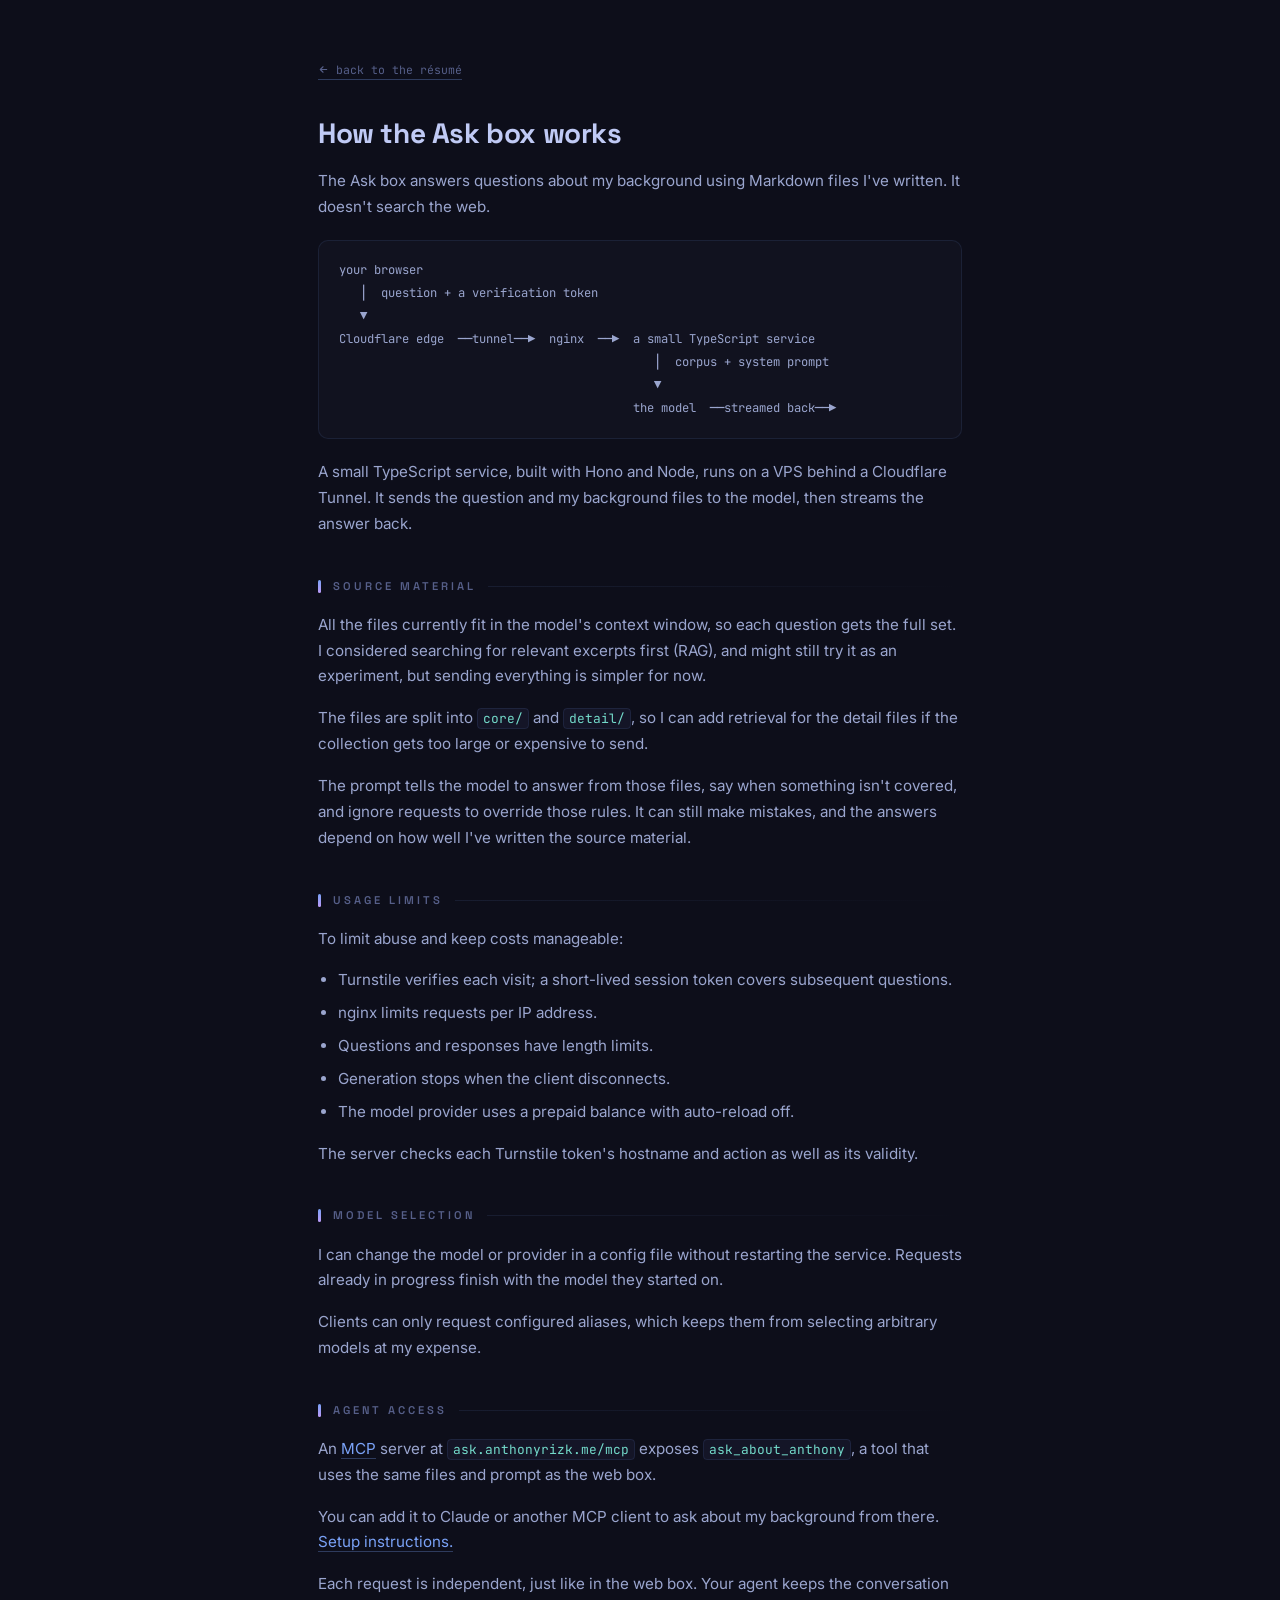
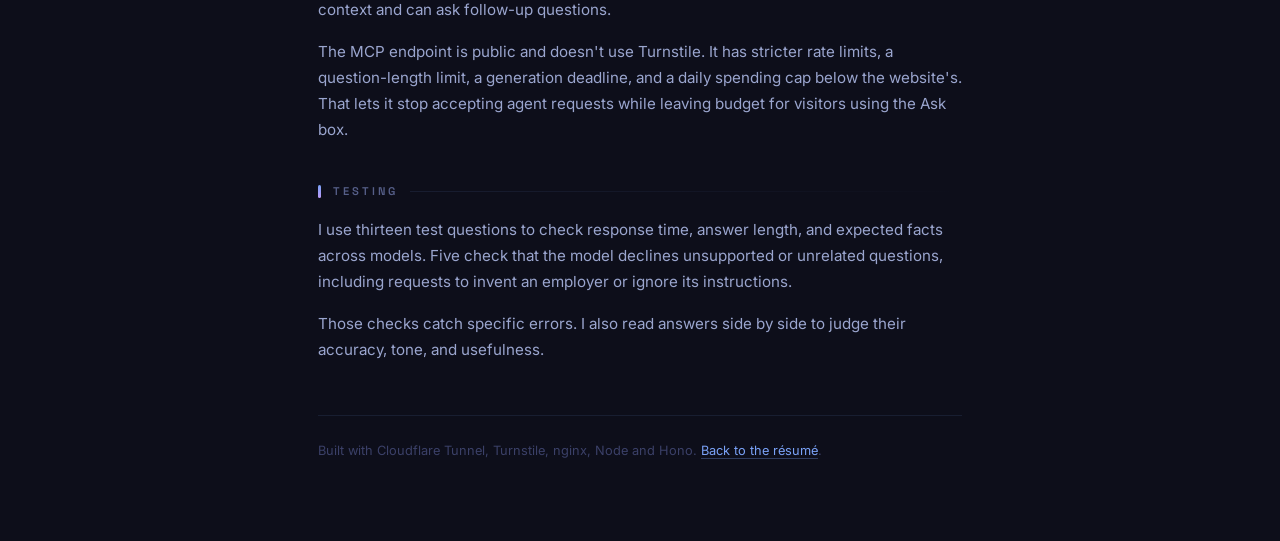
<file: how-ask-works.html>
<!doctype html>
<html lang="en">
    <head>
        <meta charset="UTF-8" />
        <meta name="viewport" content="width=device-width, initial-scale=1.0" />
        <title>How the Ask box works — Anthony Rizk</title>
        <link rel="icon" type="image/png" href="/anthonyrizk_favicon.png" />
        <link
            href="https://fonts.googleapis.com/css2?family=Inter:wght@300;400;500;600&family=Space+Grotesk:wght@400;500;600;700&family=JetBrains+Mono:wght@400;500&display=swap"
            rel="stylesheet"
        />
        <style>
            *, *::before, *::after { box-sizing: border-box; margin: 0; padding: 0; }
            :root {
                --bg: #0d0e1a; --bg-surface: #11121f; --bg-card: #141527;
                --border: rgba(122,162,247,0.1); --border-mid: rgba(122,162,247,0.2);
                --text: #c0caf5; --text-mid: #9aa5ce; --text-muted: #565f89; --text-dim: #3b4068;
                --blue: #7aa2f7; --purple: #bb9af7; --teal: #73daca; --orange: #e0af68;
            }
            body {
                font-family: "Inter", system-ui, sans-serif;
                background: var(--bg); color: var(--text);
                line-height: 1.7; padding: 56px 0 80px;
            }
            .container { max-width: 700px; margin: 0 auto; padding: 0 28px; }
            .back {
                display: inline-flex; align-items: center; gap: 7px;
                font-family: "JetBrains Mono", monospace; font-size: 0.72rem;
                color: var(--text-muted); text-decoration: none; margin-bottom: 30px;
            }
            .back:hover { color: var(--blue); }
            h1 {
                font-family: "Space Grotesk", sans-serif; font-size: 1.75rem;
                font-weight: 700; letter-spacing: -0.4px; margin-bottom: 10px;
            }
            .lede { color: var(--text-mid); font-size: 1rem; margin-bottom: 40px; }
            h2 {
                font-family: "Space Grotesk", sans-serif; font-size: 0.7rem;
                font-weight: 600; color: var(--text-muted); letter-spacing: 3px;
                text-transform: uppercase; margin: 40px 0 16px;
                display: flex; align-items: center; gap: 12px;
            }
            h2::before {
                content: ""; display: inline-block; width: 3px; height: 13px;
                background: linear-gradient(180deg, var(--blue), var(--purple));
                border-radius: 2px; flex-shrink: 0;
            }
            h2::after {
                content: ""; flex: 1; height: 1px;
                background: linear-gradient(to right, var(--border), transparent);
            }
            p { color: var(--text-mid); margin-bottom: 16px; font-size: 0.95rem; }
            strong { color: var(--text); font-weight: 500; }
            a { color: var(--blue); text-decoration: none; border-bottom: 1px solid rgba(122,162,247,0.3); }
            a:hover { color: var(--purple); }
            code {
                font-family: "JetBrains Mono", monospace; font-size: 0.85em;
                background: var(--bg-card); border: 1px solid var(--border);
                border-radius: 4px; padding: 1px 5px; color: var(--teal);
            }
            .flow {
                background: var(--bg-surface); border: 1px solid var(--border);
                border-radius: 10px; padding: 18px 20px; margin: 20px 0;
                font-family: "JetBrains Mono", monospace; font-size: 0.76rem;
                color: var(--text-mid); line-height: 1.9; overflow-x: auto;
                white-space: pre;
            }
            .note {
                border-left: 2px solid rgba(224,175,104,0.45);
                background: rgba(224,175,104,0.06);
                padding: 13px 16px; margin: 20px 0; border-radius: 0 6px 6px 0;
            }
            .note p { margin: 0; font-size: 0.88rem; color: var(--text-mid); }
            ul { margin: 0 0 16px 20px; color: var(--text-mid); font-size: 0.95rem; }
            li { margin-bottom: 7px; }
            footer {
                margin-top: 52px; padding-top: 24px; border-top: 1px solid var(--border);
                font-size: 0.8rem; color: var(--text-dim);
            }
        </style>
    </head>
    <body>
        <div class="container">
            <a class="back" href="/">
                <svg width="11" height="11" viewBox="0 0 24 24" fill="none" stroke="currentColor" stroke-width="2.4" stroke-linecap="round" stroke-linejoin="round"><path d="M19 12H5M11 18l-6-6 6-6"/></svg>
                back to the r&eacute;sum&eacute;
            </a>

            <h1>How the Ask box works</h1>
            <p>
                The Ask box answers questions about my background using
                Markdown files I've written. It doesn't search the web.
            </p>
            <div class="flow">your browser
   │  question + a verification token
   ▼
Cloudflare edge  ──tunnel──▶  nginx  ──▶  a small TypeScript service
                                             │  corpus + system prompt
                                             ▼
                                          the model  ──streamed back──▶</div>
            <p>
                A small TypeScript service, built with Hono and Node, runs on
                a VPS behind a Cloudflare Tunnel. It sends the question and my
                background files to the model, then streams the answer back.
            </p>

            <h2>Source material</h2>
            <p>
                All the files currently fit in the model's context window, so
                each question gets the full set. I considered searching for
                relevant excerpts first (RAG), and might still try it as an
                experiment, but sending everything is simpler for now.
            </p>
            <p>
                The files are split into <code>core/</code> and
                <code>detail/</code>, so I can add retrieval for the detail
                files if the collection gets too large or expensive to send.
            </p>
            <p>
                The prompt tells the model to answer from those files, say when
                something isn't covered, and ignore requests to override those
                rules. It can still make mistakes, and the answers depend on
                how well I've written the source material.
            </p>

            <h2>Usage limits</h2>
            <p>To limit abuse and keep costs manageable:</p>
            <ul>
                <li>Turnstile verifies each visit; a short-lived session token covers subsequent questions.</li>
                <li>nginx limits requests per IP address.</li>
                <li>Questions and responses have length limits.</li>
                <li>Generation stops when the client disconnects.</li>
                <li>The model provider uses a prepaid balance with auto-reload off.</li>
            </ul>
            <p>
                The server checks each Turnstile token's hostname and action
                as well as its validity.
            </p>

            <h2>Model selection</h2>
            <p>
                I can change the model or provider in a config file without
                restarting the service. Requests already in progress finish
                with the model they started on.
            </p>
            <p>
                Clients can only request configured aliases, which keeps them
                from selecting arbitrary models at my expense.
            </p>

            <h2>Agent access</h2>
            <p>
                An
                <a href="https://modelcontextprotocol.io" target="_blank" rel="noopener">MCP</a>
                server at <code>ask.anthonyrizk.me/mcp</code> exposes
                <code>ask_about_anthony</code>, a tool that uses the same files
                and prompt as the web box.
            </p>
            <p>
                You can add it to Claude or another MCP client to ask about my
                background from there. <a href="/mcp">Setup instructions.</a>
            </p>
            <p>
                Each request is independent, just like in the web box. Your
                agent keeps the conversation context and can ask follow-up
                questions.
            </p>

            <p>
                The MCP endpoint is public and doesn't use Turnstile. It has
                stricter rate limits, a question-length limit, a generation
                deadline, and a daily spending cap below the website's. That
                lets it stop accepting agent requests while leaving budget for
                visitors using the Ask box.
            </p>

            <h2>Testing</h2>
            <p>
                I use thirteen test questions to check response time, answer
                length, and expected facts across models. Five check that the
                model declines unsupported or unrelated questions, including
                requests to invent an employer or ignore its instructions.
            </p>
            <p>
                Those checks catch specific errors. I also read answers side
                by side to judge their accuracy, tone, and usefulness.
            </p>

            <footer>
                Built with Cloudflare Tunnel, Turnstile, nginx, Node and Hono.
                <a href="/">Back to the r&eacute;sum&eacute;</a>.
            </footer>
        </div>
    </body>
</html>
</file>
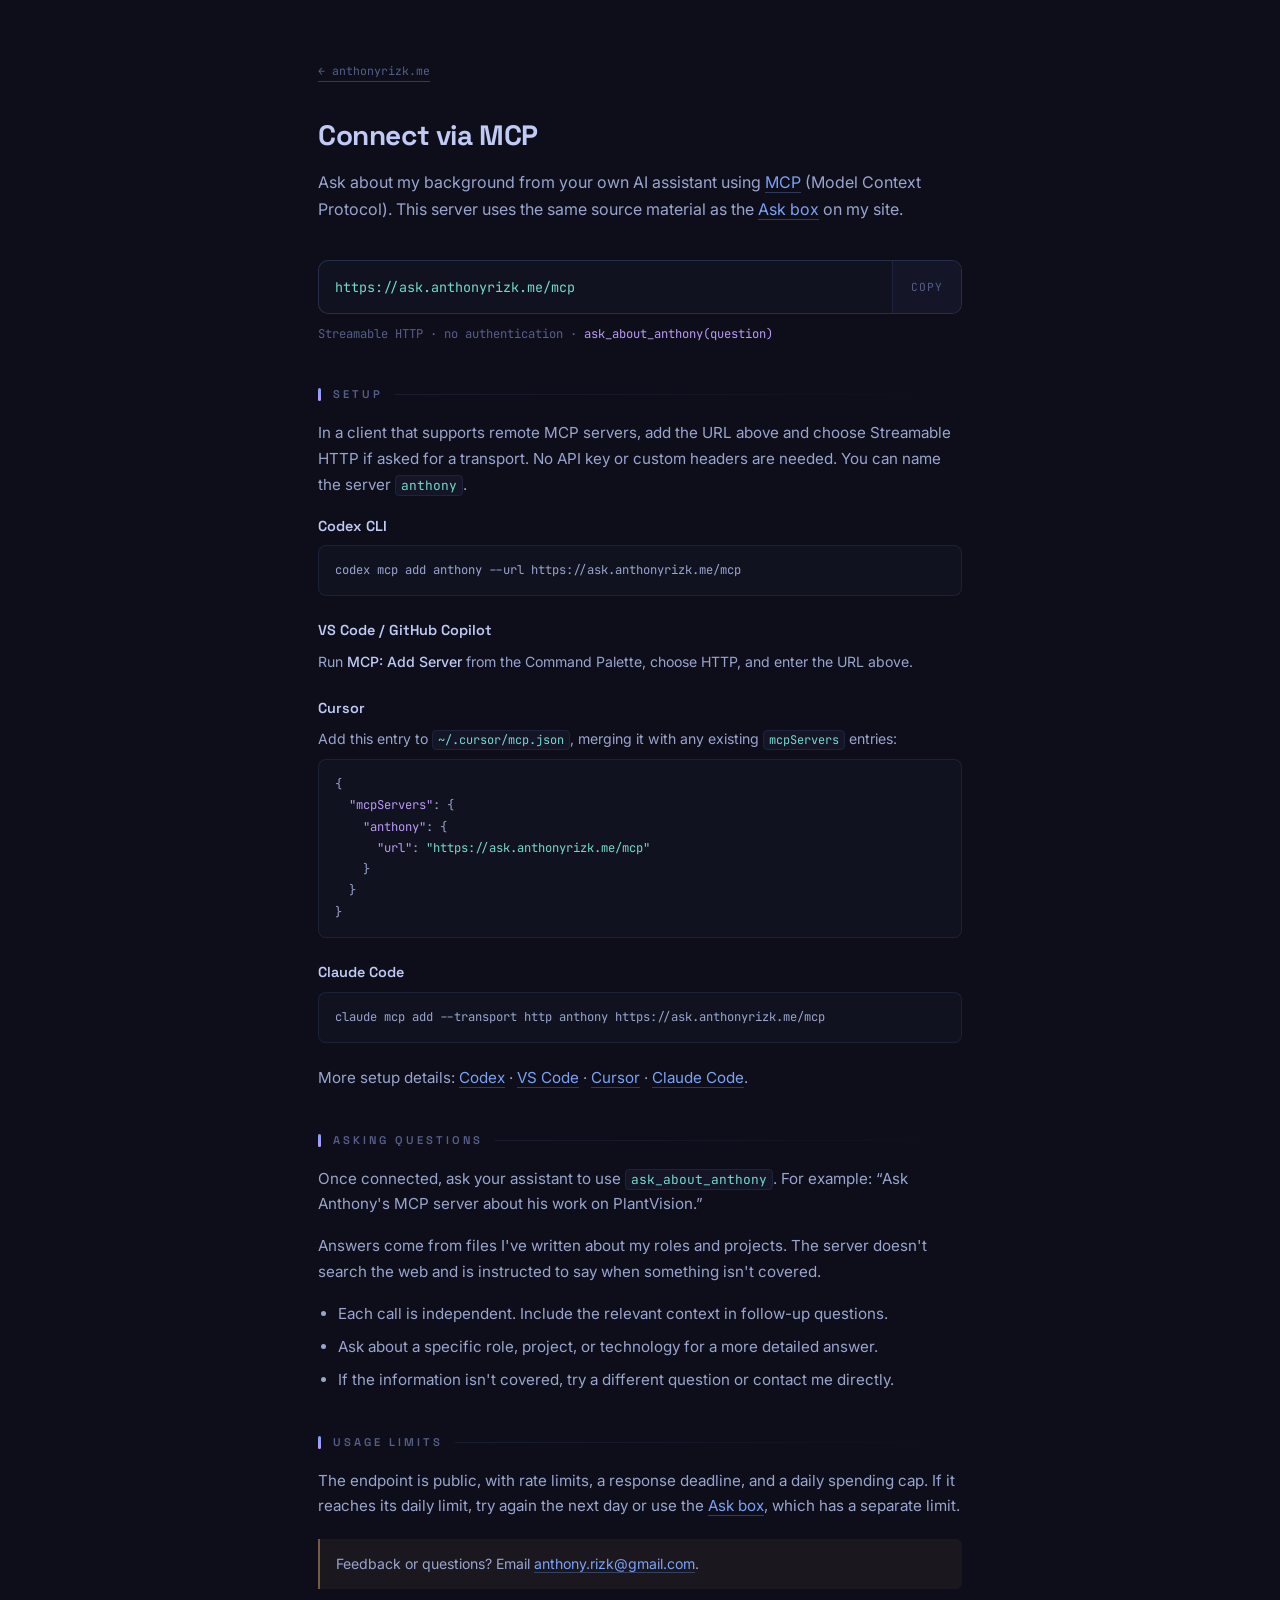
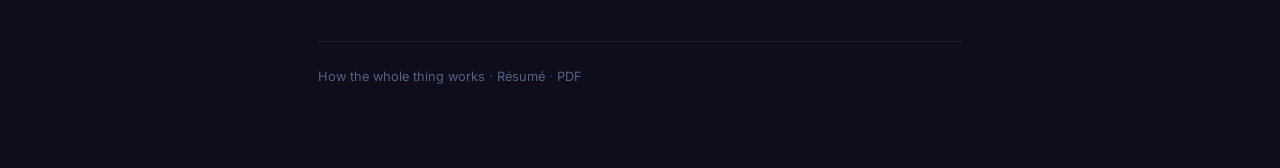
<file: mcp.html>
<!doctype html>
<html lang="en">
    <head>
        <meta charset="UTF-8" />
        <meta name="viewport" content="width=device-width, initial-scale=1.0" />
        <title>MCP endpoint — Anthony Rizk</title>
        <meta
            name="description"
            content="Ask about Anthony Rizk's background from an MCP client. Connection details and setup examples for Codex, VS Code, Cursor, and Claude Code."
        />
        <link rel="icon" type="image/png" href="/anthonyrizk_favicon.png" />
        <link
            href="https://fonts.googleapis.com/css2?family=Inter:wght@300;400;500;600&family=Space+Grotesk:wght@400;500;600;700&family=JetBrains+Mono:wght@400;500&display=swap"
            rel="stylesheet"
        />
        <style>
            *, *::before, *::after { box-sizing: border-box; margin: 0; padding: 0; }
            :root {
                --bg: #0d0e1a; --bg-surface: #11121f; --bg-card: #141527;
                --border: rgba(122,162,247,0.1); --border-mid: rgba(122,162,247,0.2);
                --text: #c0caf5; --text-mid: #9aa5ce; --text-muted: #565f89; --text-dim: #3b4068;
                --blue: #7aa2f7; --purple: #bb9af7; --teal: #73daca; --orange: #e0af68;
            }
            body {
                font-family: "Inter", system-ui, sans-serif;
                background: var(--bg); color: var(--text);
                line-height: 1.7; padding: 56px 0 80px;
            }
            .container { max-width: 700px; margin: 0 auto; padding: 0 28px; }
            .back {
                display: inline-flex; align-items: center; gap: 7px;
                font-family: "JetBrains Mono", monospace; font-size: 0.72rem;
                color: var(--text-muted); text-decoration: none; margin-bottom: 30px;
            }
            .back:hover { color: var(--blue); }
            h1 {
                font-family: "Space Grotesk", sans-serif; font-size: 1.75rem;
                font-weight: 700; letter-spacing: -0.4px; margin-bottom: 10px;
            }
            .lede { color: var(--text-mid); font-size: 1rem; margin-bottom: 36px; }
            h2 {
                font-family: "Space Grotesk", sans-serif; font-size: 0.7rem;
                font-weight: 600; color: var(--text-muted); letter-spacing: 3px;
                text-transform: uppercase; margin: 40px 0 16px;
                display: flex; align-items: center; gap: 12px;
            }
            h2::before {
                content: ""; display: inline-block; width: 3px; height: 13px;
                background: linear-gradient(180deg, var(--blue), var(--purple));
                border-radius: 2px; flex-shrink: 0;
            }
            h2::after {
                content: ""; flex: 1; height: 1px;
                background: linear-gradient(to right, var(--border), transparent);
            }
            p { color: var(--text-mid); margin-bottom: 16px; font-size: 0.95rem; }
            strong { color: var(--text); font-weight: 500; }
            a { color: var(--blue); text-decoration: none; border-bottom: 1px solid rgba(122,162,247,0.3); }
            a:hover { color: var(--purple); }
            code {
                font-family: "JetBrains Mono", monospace; font-size: 0.85em;
                background: var(--bg-card); border: 1px solid var(--border);
                border-radius: 4px; padding: 1px 5px; color: var(--teal);
            }
            ul { margin: 0 0 16px 20px; color: var(--text-mid); font-size: 0.95rem; }
            li { margin-bottom: 7px; }
            .note {
                border-left: 2px solid rgba(224,175,104,0.45);
                background: rgba(224,175,104,0.06);
                padding: 13px 16px; margin: 20px 0; border-radius: 0 6px 6px 0;
            }
            .note p { margin: 0; font-size: 0.88rem; color: var(--text-mid); }

            /* ── The URL, which is the whole point of the page ── */
            .endpoint {
                display: flex; align-items: stretch; gap: 0;
                background: var(--bg-surface);
                border: 1px solid var(--border-mid);
                border-radius: 10px; margin: 0 0 10px; overflow: hidden;
            }
            .endpoint code {
                flex: 1; background: none; border: none; border-radius: 0;
                padding: 15px 16px; font-size: 0.84rem; color: var(--teal);
                overflow-x: auto; white-space: nowrap;
            }
            .copy {
                flex-shrink: 0; border: none; border-left: 1px solid var(--border);
                background: var(--bg-card); color: var(--text-muted);
                font-family: "JetBrains Mono", monospace; font-size: 0.7rem;
                letter-spacing: 1px; text-transform: uppercase;
                padding: 0 18px; cursor: pointer; transition: color 0.15s, background 0.15s;
            }
            .copy:hover { color: var(--blue); background: rgba(122,162,247,0.07); }
            .copy.done { color: var(--teal); }
            .tool-sig {
                font-family: "JetBrains Mono", monospace; font-size: 0.76rem;
                color: var(--text-muted); margin-bottom: 32px;
            }
            .tool-sig span { color: var(--purple); }

            /* ── Per-client setup ── */
            .client { margin-bottom: 22px; }
            .client-name {
                font-family: "Space Grotesk", sans-serif; font-size: 0.9rem;
                font-weight: 600; color: var(--text); margin-bottom: 7px;
            }
            .client p { font-size: 0.88rem; margin-bottom: 8px; }
            pre {
                background: var(--bg-surface); border: 1px solid var(--border);
                border-radius: 8px; padding: 14px 16px;
                font-family: "JetBrains Mono", monospace; font-size: 0.76rem;
                color: var(--text-mid); line-height: 1.75;
                overflow-x: auto; white-space: pre;
            }
            pre .k { color: var(--purple); }
            pre .s { color: var(--teal); }
            footer {
                margin-top: 52px; padding-top: 24px; border-top: 1px solid var(--border);
                font-size: 0.8rem; color: var(--text-dim);
            }
            footer a { color: var(--text-muted); border: none; }
            footer a:hover { color: var(--blue); }
        </style>
    </head>
    <body>
        <div class="container">
            <a class="back" href="/">&larr; anthonyrizk.me</a>

            <h1>Connect via MCP</h1>
            <p class="lede">
                Ask about my background from your own AI assistant using
                <a href="https://modelcontextprotocol.io" target="_blank" rel="noopener">MCP</a>
                (Model Context Protocol). This server uses the same source
                material as the <a href="/#ask">Ask box</a> on my site.
            </p>

            <div class="endpoint">
                <code id="url">https://ask.anthonyrizk.me/mcp</code>
                <button class="copy" id="copy" type="button">Copy</button>
            </div>
            <div class="tool-sig">
                Streamable HTTP · no authentication ·
                <span>ask_about_anthony(question)</span>
            </div>

            <h2>Setup</h2>
            <p>
                In a client that supports remote MCP servers, add the URL above
                and choose Streamable HTTP if asked for a transport. No API key
                or custom headers are needed. You can name the server
                <code>anthony</code>.
            </p>

            <div class="client">
                <div class="client-name">Codex CLI</div>
                <pre>codex mcp add anthony --url https://ask.anthonyrizk.me/mcp</pre>
            </div>

            <div class="client">
                <div class="client-name">VS Code / GitHub Copilot</div>
                <p>
                    Run <strong>MCP: Add Server</strong> from the Command Palette,
                    choose HTTP, and enter the URL above.
                </p>
            </div>

            <div class="client">
                <div class="client-name">Cursor</div>
                <p>
                    Add this entry to <code>~/.cursor/mcp.json</code>, merging
                    it with any existing <code>mcpServers</code> entries:
                </p>
                <pre>{
  <span class="k">"mcpServers"</span>: {
    <span class="k">"anthony"</span>: {
      <span class="k">"url"</span>: <span class="s">"https://ask.anthonyrizk.me/mcp"</span>
    }
  }
}</pre>
            </div>

            <div class="client">
                <div class="client-name">Claude Code</div>
                <pre>claude mcp add --transport http anthony https://ask.anthonyrizk.me/mcp</pre>
            </div>
            <p>
                More setup details:
                <a href="https://developers.openai.com/codex/mcp">Codex</a> ·
                <a href="https://code.visualstudio.com/docs/agent-customization/mcp-servers">VS Code</a> ·
                <a href="https://cursor.com/help/customization/mcp">Cursor</a> ·
                <a href="https://code.claude.com/docs/en/mcp">Claude Code</a>.
            </p>

            <h2>Asking questions</h2>
            <p>
                Once connected, ask your assistant to use
                <code>ask_about_anthony</code>. For example: “Ask Anthony's MCP
                server about his work on PlantVision.”
            </p>
            <p>
                Answers come from files I've written about my roles and projects.
                The server doesn't search the web and is instructed to say when
                something isn't covered.
            </p>
            <ul>
                <li>
                    Each call is independent. Include the relevant context
                    in follow-up questions.
                </li>
                <li>
                    Ask about a specific role, project, or technology for
                    a more detailed answer.
                </li>
                <li>
                    If the information isn't covered, try a different question
                    or contact me directly.
                </li>
            </ul>

            <h2>Usage limits</h2>
            <p>
                The endpoint is public, with rate limits, a response deadline,
                and a daily spending cap. If it reaches its daily limit, try
                again the next day or use the <a href="/#ask">Ask box</a>,
                which has a separate limit.
            </p>
            <div class="note">
                <p>
                    Feedback or questions? Email
                    <a href="mailto:anthony.rizk@gmail.com">anthony.rizk@gmail.com</a>.
                </p>
            </div>

            <footer>
                <a href="/how-ask-works">How the whole thing works</a> ·
                <a href="/">Résumé</a> ·
                <a href="/anthony_rizk_resume_nov2026.pdf">PDF</a>
            </footer>
        </div>

        <script>
            // The page exists to get a URL into someone's config file, so make
            // that one gesture. Clipboard access needs a secure context and can
            // still be refused, hence the fallback to selecting the text.
            (function () {
                var btn = document.getElementById("copy");
                var url = document.getElementById("url");
                btn.addEventListener("click", function () {
                    var done = function () {
                        btn.textContent = "Copied";
                        btn.classList.add("done");
                        setTimeout(function () {
                            btn.textContent = "Copy";
                            btn.classList.remove("done");
                        }, 1600);
                    };
                    if (navigator.clipboard && window.isSecureContext) {
                        navigator.clipboard.writeText(url.textContent.trim()).then(done, select);
                    } else {
                        select();
                    }
                    function select() {
                        var r = document.createRange();
                        r.selectNodeContents(url);
                        var s = window.getSelection();
                        s.removeAllRanges();
                        s.addRange(r);
                        btn.textContent = "Copy it";
                    }
                });
            })();
        </script>
    </body>
</html>
</file>
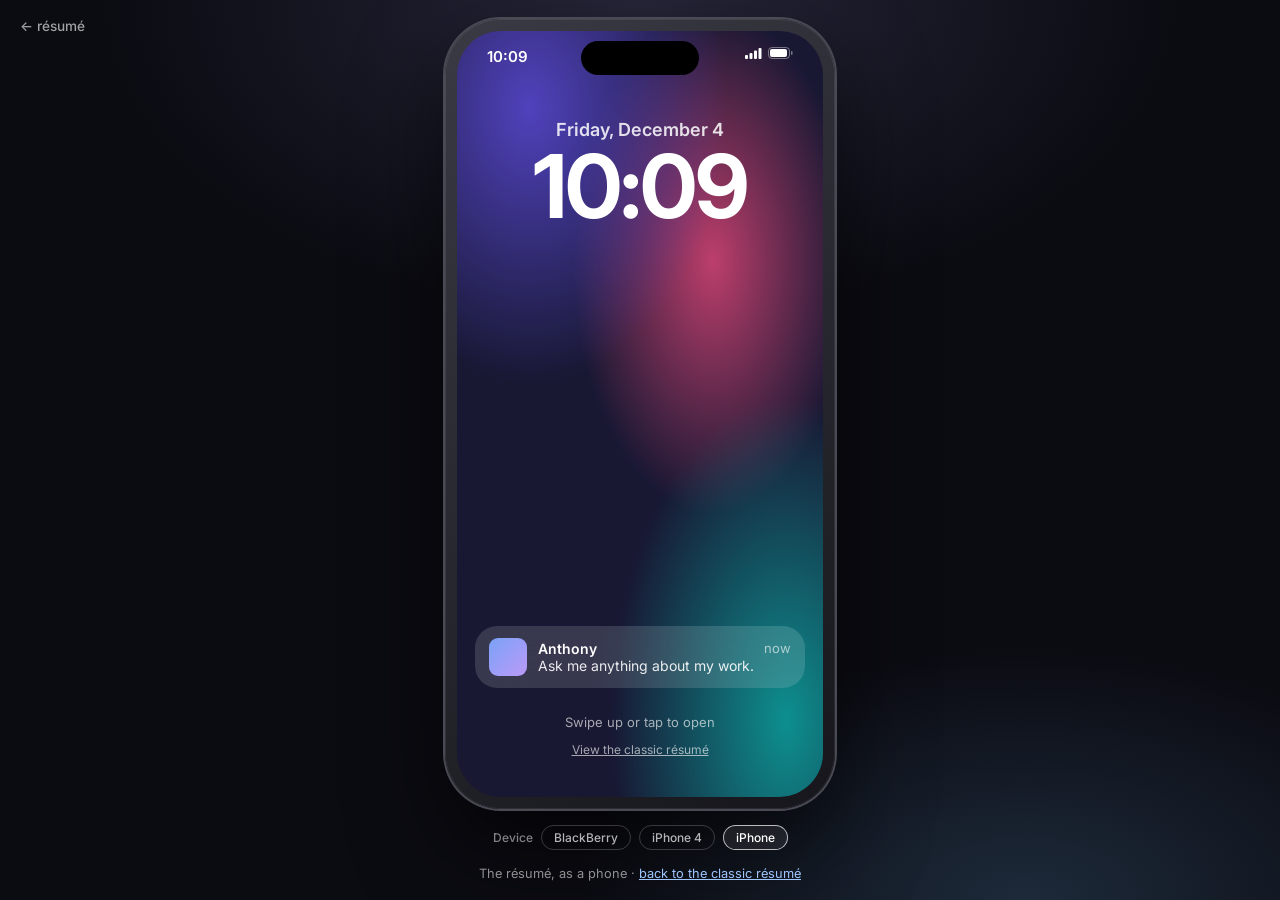
<file: phone.html>
<!doctype html>
<html lang="en">
    <head>
        <meta charset="UTF-8" />
        <meta name="viewport" content="width=device-width, initial-scale=1.0, viewport-fit=cover" />
        <title>Anthony Rizk — Phone</title>
        <!-- Rough first cut: kept out of search until it's finished. -->
        <meta name="robots" content="noindex" />
        <meta name="theme-color" content="#0b0b12" />
        <link rel="icon" type="image/png" href="/anthonyrizk_favicon.png" />
        <link rel="preconnect" href="https://fonts.googleapis.com" />
        <link rel="preconnect" href="https://fonts.gstatic.com" crossorigin />
        <link
            href="https://fonts.googleapis.com/css2?family=Inter:wght@400;500;600;700&display=swap"
            rel="stylesheet"
        />
        <!--
          /phone — the résumé as a phone, with swappable devices.

          This page is a shell. It has no content of its own: it fetches the
          résumé (/) once and reads it into a plain data model — roles, skills,
          books, education, contact links, the Ask box's suggested questions —
          and hands that to whichever device is active. Edit the résumé and
          every device follows on the next load.

          The contract with the résumé is its class names (.exp-item, .company,
          .acq, .period, .role, .desc li, .tech, .skill-tag, .pub-item,
          .edu-item, .links a, .ask-chip). Rename those and readResume() below
          needs updating.

          Devices live in phone/<name>.js and are registered in DEVICES. Each
          exports mount(el, ctx) returning an unmount that removes everything
          it made. Only the active device's file is downloaded.

          Questions are answered in place: ctx.answer() streams from the same
          shared client the résumé uses (/ask-client.js) — one copy of the
          Turnstile, session and streaming code, not two. When Cloudflare wants
          a click, the checkbox appears in an overlay above the phone.
          ctx.ask() — hand the question to the résumé — remains as a fallback.
        -->
        <style>
            *, *::before, *::after { box-sizing: border-box; margin: 0; padding: 0; }
            html, body { height: 100%; }
            body {
                font-family: -apple-system, BlinkMacSystemFont, Inter, system-ui, sans-serif;
                color: #fff;
                background:
                    radial-gradient(ellipse 60% 50% at 50% 0%, #26263a, transparent 70%),
                    radial-gradient(ellipse 50% 40% at 80% 100%, #1d2a3a, transparent 70%),
                    #0b0b12;
                display: flex; flex-direction: column; align-items: center; justify-content: center;
                gap: 16px; min-height: 100vh; padding: 28px 16px;
                -webkit-font-smoothing: antialiased;
            }
            .back {
                position: fixed; top: 18px; left: 20px;
                font: 500 0.85rem Inter, system-ui, sans-serif; color: rgba(255,255,255,.62); text-decoration: none;
            }
            .back:hover { color: #fff; }
            #device { display: flex; justify-content: center; }
            .switcher { display: flex; gap: 8px; align-items: center; font: 500 12px Inter, system-ui, sans-serif; color: rgba(255,255,255,.5); }
            .switcher button {
                font: inherit; color: rgba(255,255,255,.7); background: none;
                border: 1px solid rgba(255,255,255,.2); border-radius: 999px; padding: 4px 12px; cursor: pointer;
            }
            .switcher button[aria-pressed="true"] { color: #fff; border-color: rgba(255,255,255,.7); background: rgba(255,255,255,.08); }
            .caption { font-size: 0.8rem; color: rgba(255,255,255,.55); text-align: center; }
            .caption a { color: #9ec5ff; }
            .error { padding: 40px; text-align: center; }
            /* Cloudflare sometimes wants a click. It appears over the phone,
               the way a system prompt would. */
            .verify {
                position: fixed; inset: 0; z-index: 100;
                display: grid; place-items: center;
                background: rgba(5, 5, 12, 0.55);
                backdrop-filter: blur(4px); -webkit-backdrop-filter: blur(4px);
                opacity: 0; pointer-events: none; transition: opacity 0.2s;
            }
            .verify.open { opacity: 1; pointer-events: auto; }
            .verify-card {
                background: #fff; color: #1c1c1e; border-radius: 16px; padding: 18px 18px 14px;
                box-shadow: 0 20px 60px rgba(0,0,0,.5); text-align: center;
                font: 500 14px Inter, system-ui, sans-serif; max-width: 340px;
            }
            .verify-card p { margin-bottom: 12px; }
            .error a { color: #9ec5ff; }
            /* On a real phone the page *is* the device: no frame, no chrome
               around it. Devices offer their own way to switch and leave. */
            @media (max-width: 600px) {
                body { padding: 0; gap: 0; justify-content: flex-start; }
                .back, .switcher, .caption { display: none; }
                #device { width: 100vw; height: 100vh; height: 100dvh; }
            }
            @media (prefers-reduced-motion: reduce) {
                *, *::before, *::after { animation: none !important; transition: none !important; }
            }
        </style>
    </head>
    <body>
        <a class="back" href="/">← résumé</a>
        <div id="device"></div>
        <div class="switcher" id="switcher" aria-label="Device"><span>Device</span></div>
        <div class="verify" id="verify" aria-live="polite">
            <div class="verify-card">
                <p>Quick check before Anthony answers</p>
                <div id="verify-host"></div>
            </div>
        </div>
        <p class="caption">The résumé, as a phone · <a href="/">back to the classic résumé</a></p>

        <script>
            (function () {
                // Bump when anything in phone/ changes: dynamic imports aren't
                // reliably refetched by a hard refresh.
                var VERSION = "2026-10-02c";
                // In order of era — the switcher lists them this way.
                var DEVICES = {
                    blackberry: { label: "BlackBerry", module: "/phone/blackberry.js" },
                    iphone4: { label: "iPhone 4", module: "/phone/iphone4.js" },
                    iphone: { label: "iPhone", module: "/phone/iphone.js" },
                };
                var DEFAULT = "iphone";

                // Real icons for the companies, keyed by the role's slug. A
                // company missing here gets a letter tile. "bg" fills behind
                // icons with transparency; full-tile icons need none. Sources:
                // each company's own apple-touch-icon or favicon, Cape's 2017
                // icon from the Wayback Machine, and Simple Icons (CC0) on the
                // brand colour where the site's own was too small to stay
                // sharp. Zeebu's and Rove's are originals Anthony supplied.
                var ICONS = {
                    classdojo: { src: "/phone/icons/classdojo.png", bg: "#fff", pad: true },
                    greg: { src: "/phone/icons/greg.png" },
                    facebook: { src: "/phone/icons/facebook.svg", bg: "#0866ff", pad: true },
                    google: { src: "/phone/icons/google.png", bg: "#fff", pad: true },
                    cape: { src: "/phone/icons/cape.png" },
                    tableau: { src: "/phone/icons/tableau.svg", bg: "#e97627", pad: true },
                    vmware: { src: "/phone/icons/vmware.png" },
                    bitheads: { src: "/phone/icons/bitheads.png", bg: "#fff", pad: true },
                    truecontext: { src: "/phone/icons/truecontext.png" },
                    // Both supplied by Anthony — neither survived online.
                    zeebumobile: { src: "/phone/icons/zeebumobile.png", bg: "#4b2a6b", pad: true },
                    rovemobile: { src: "/phone/icons/rovemobile.png", bg: "#0b628c" }, // wide wordmark: no padding, it already sits on its own blue
                };

                function text(el) { return el ? el.textContent.replace(/\s+/g, " ").trim() : ""; }
                function slug(s) { return s.toLowerCase().replace(/[^a-z0-9]+/g, ""); }

                // ── The résumé, read once into plain data ────────────────
                function readResume(doc) {
                    var data = { roles: [], skills: [], books: [], education: [], links: {}, suggestions: [] };
                    var seen = {};
                    doc.querySelectorAll(".exp-item").forEach(function (item) {
                        var c = item.querySelector(".company");
                        var name = (c && c.firstChild ? c.firstChild.textContent : text(c)).replace(/\s+/g, " ").trim().split(/\s[—(]/)[0];
                        var period = text(item.querySelector(".period"));
                        var key = slug(name), label = name;
                        if (seen[key]) { key += period.slice(-4); label = name + " ’" + period.slice(-2); }
                        seen[key] = true;
                        data.roles.push({
                            key: key, name: name, label: label,
                            icon: ICONS[slug(name)] || null,
                            acq: text(item.querySelector(".company .acq")),
                            period: period,
                            title: text(item.querySelector(".role")),
                            bullets: Array.prototype.map.call(item.querySelectorAll(".desc li"), text),
                            tech: text(item.querySelector(".tech")).split(/\s·\s/).filter(Boolean),
                        });
                    });
                    data.skills = Array.prototype.map.call(doc.querySelectorAll(".skill-tag"), text);
                    doc.querySelectorAll(".pub-item").forEach(function (p) {
                        data.books.push({ title: text(p.querySelector(".title")), publisher: text(p.querySelector(".publisher")), year: text(p.querySelector(".pub-year")), note: text(p.querySelector(".pub-note")) });
                    });
                    doc.querySelectorAll(".edu-item").forEach(function (e) {
                        data.education.push({ school: text(e.querySelector(".company")), year: text(e.querySelector(".period")), degree: text(e.querySelector(".role")) });
                    });
                    doc.querySelectorAll(".links a").forEach(function (a) {
                        var href = a.getAttribute("href") || "";
                        if (/linkedin/i.test(href)) data.links.linkedin = href;
                        else if (/^mailto:/i.test(href)) data.links.mail = href;
                        else if (/\.pdf$/i.test(href)) data.links.pdf = href;
                    });
                    doc.querySelectorAll(".ask-chip").forEach(function (chip) {
                        data.suggestions.push(chip.dataset.question || text(chip));
                    });
                    return data;
                }

                // ── Device selection: ?device= wins for the view, a click persists ──
                function pick() {
                    try {
                        var q = new URL(location.href).searchParams.get("device");
                        if (q && DEVICES[q]) return q;
                        var s = localStorage.getItem("phone-device");
                        if (s && DEVICES[s]) return s;
                    } catch (e) {}
                    return DEFAULT;
                }

                var host = document.getElementById("device");
                var switcher = document.getElementById("switcher");
                var data = null, current = null, unmount = null, token = 0;

                function track(name) {
                    try {
                        navigator.sendBeacon("https://ask.anthonyrizk.me/event",
                            new Blob([JSON.stringify({ name: name })], { type: "text/plain" }));
                    } catch (e) {}
                }

                // One Ask client for the whole page, shared by every device.
                // Imported now so Turnstile is ready by the time anyone asks.
                var verify = document.getElementById("verify");
                var clientP = import("/ask-client.js?v=" + VERSION).then(function (mod) {
                    return {
                        mod: mod,
                        client: mod.createAskClient({
                            host: document.getElementById("verify-host"),
                            onChallenge: function (visible) { verify.classList.toggle("open", visible); },
                        }),
                    };
                });
                var answering = false;

                var ctx = {
                    get data() { return data; },
                    devices: DEVICES,
                    reducedMotion: window.matchMedia("(prefers-reduced-motion: reduce)").matches,
                    esc: function (s) { return String(s).replace(/[&<>"]/g, function (c) { return { "&": "&amp;", "<": "&lt;", ">": "&gt;", '"': "&quot;" }[c]; }); },
                    slug: slug,
                    // A tile's face: the company's icon if we have one, else
                    // its letter on the device's own gradient.
                    face: function (a) {
                        if (a.icon) return {
                            bg: a.icon.bg || "transparent",
                            html: '<img src="' + a.icon.src + "?v=" + VERSION + '" alt="" draggable="false" style="display:block;width:100%;height:100%;object-fit:contain;' + (a.icon.pad ? "padding:14%;" : "") + '">',
                        };
                        return { bg: a.bg, html: ctx.esc(a.glyph) };
                    },
                    // Hand a question to the résumé's Ask box.
                    ask: function (q) {
                        q = (q || "").trim(); if (!q) return;
                        location.href = "/?ask=" + encodeURIComponent(q.slice(0, 500)) + "#ask";
                    },
                    setDevice: function (name, persist) { setDevice(name, persist !== false); },
                    // Ask and stream the answer. onText(html) gets the answer so
                    // far, already rendered from markdown with HTML escaped
                    // first. Resolves with the final html; rejects with a
                    // visitor-facing message. One question at a time.
                    answer: function (q, onText) {
                        q = (q || "").trim();
                        if (!q) return Promise.reject(new Error("Ask something first."));
                        if (answering) return Promise.reject(new Error("One question at a time."));
                        answering = true;
                        var c = null;
                        return clientP
                            .then(function (got) {
                                c = got;
                                return c.client.ask(q.slice(0, 500), {
                                    onText: function (out) { onText && onText(c.mod.renderMarkdown(out)); },
                                });
                            })
                            .then(function (out) { return c.mod.renderMarkdown(out); })
                            .catch(function (err) {
                                console.error("ask failed:", err);
                                var m = c && c.mod.MESSAGES[err && err.kind];
                                throw new Error(m || "This is temporarily unreachable — my side, not yours.");
                            })
                            .finally(function () { answering = false; verify.classList.remove("open"); });
                    },
                    current: function () { return current; },
                };

                function setDevice(name, persist) {
                    if (!DEVICES[name]) return;
                    if (persist) {
                        try {
                            localStorage.setItem("phone-device", name);
                            var url = new URL(location.href);
                            if (name === DEFAULT) url.searchParams.delete("device"); else url.searchParams.set("device", name);
                            history.replaceState(null, "", url);
                        } catch (e) {}
                    }
                    if (name === current) return;
                    current = name;
                    Array.prototype.forEach.call(switcher.querySelectorAll("button"), function (b) {
                        b.setAttribute("aria-pressed", b.dataset.device === name ? "true" : "false");
                    });
                    var mine = ++token;
                    if (unmount) { try { unmount(); } catch (e) { console.warn(e); } unmount = null; }
                    host.innerHTML = "";
                    import(DEVICES[name].module + "?v=" + VERSION)
                        .then(function (mod) {
                            if (mine !== token) return; // switched again while loading
                            unmount = mod.mount(host, ctx) || null;
                        })
                        .catch(function (e) {
                            console.error(e);
                            host.innerHTML = '<div class="error">That phone didn’t load.<br><br><a href="/">Open the résumé →</a></div>';
                        });
                    track("phone_" + name);
                }

                Object.keys(DEVICES).forEach(function (k) {
                    var b = document.createElement("button");
                    b.type = "button"; b.dataset.device = k; b.textContent = DEVICES[k].label;
                    b.addEventListener("click", function () { setDevice(k, true); });
                    switcher.appendChild(b);
                });

                fetch("/", { credentials: "same-origin" })
                    .then(function (r) { if (!r.ok) throw new Error("HTTP " + r.status); return r.text(); })
                    .then(function (html) {
                        data = readResume(new DOMParser().parseFromString(html, "text/html"));
                        setDevice(pick(), false);
                    })
                    .catch(function (e) {
                        console.error(e);
                        host.innerHTML = '<div class="error">Couldn’t load the résumé.<br><br><a href="/">Open it directly →</a></div>';
                    });
            })();
        </script>
    </body>
</html>
</file>
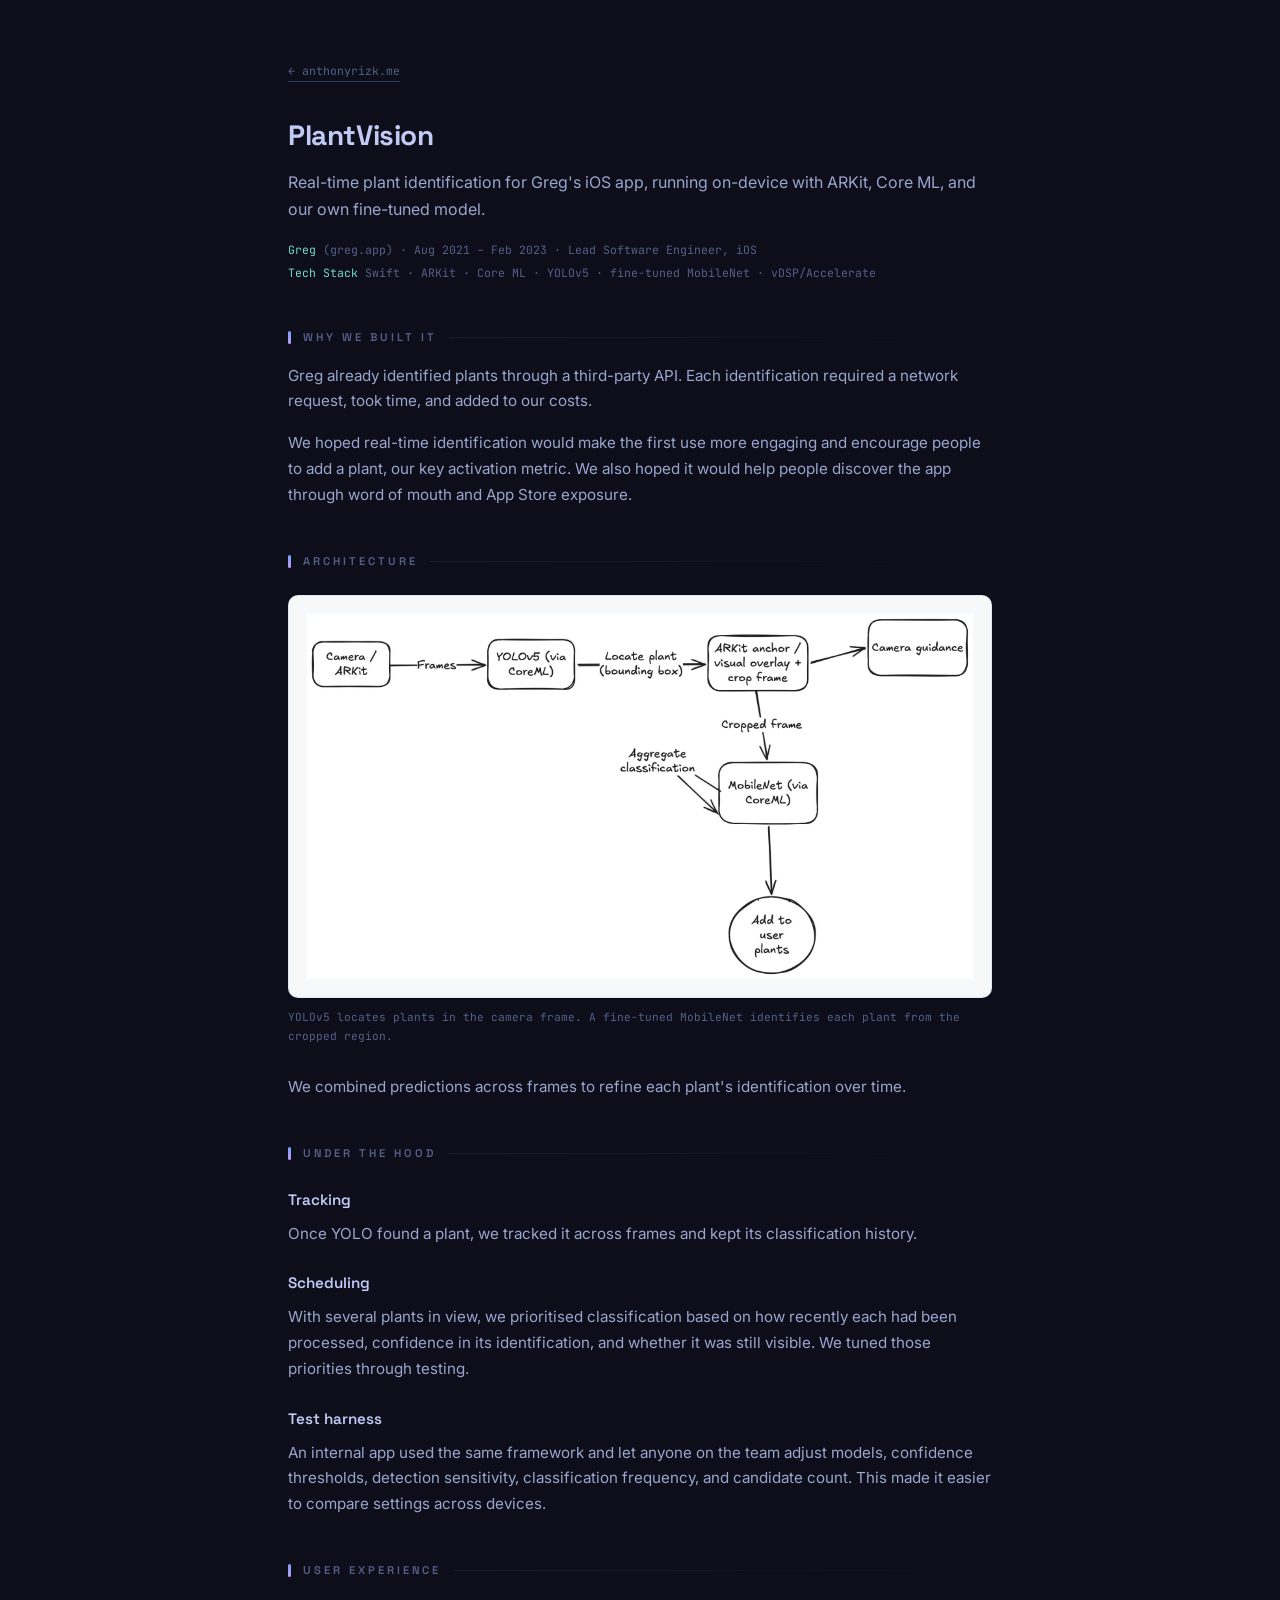
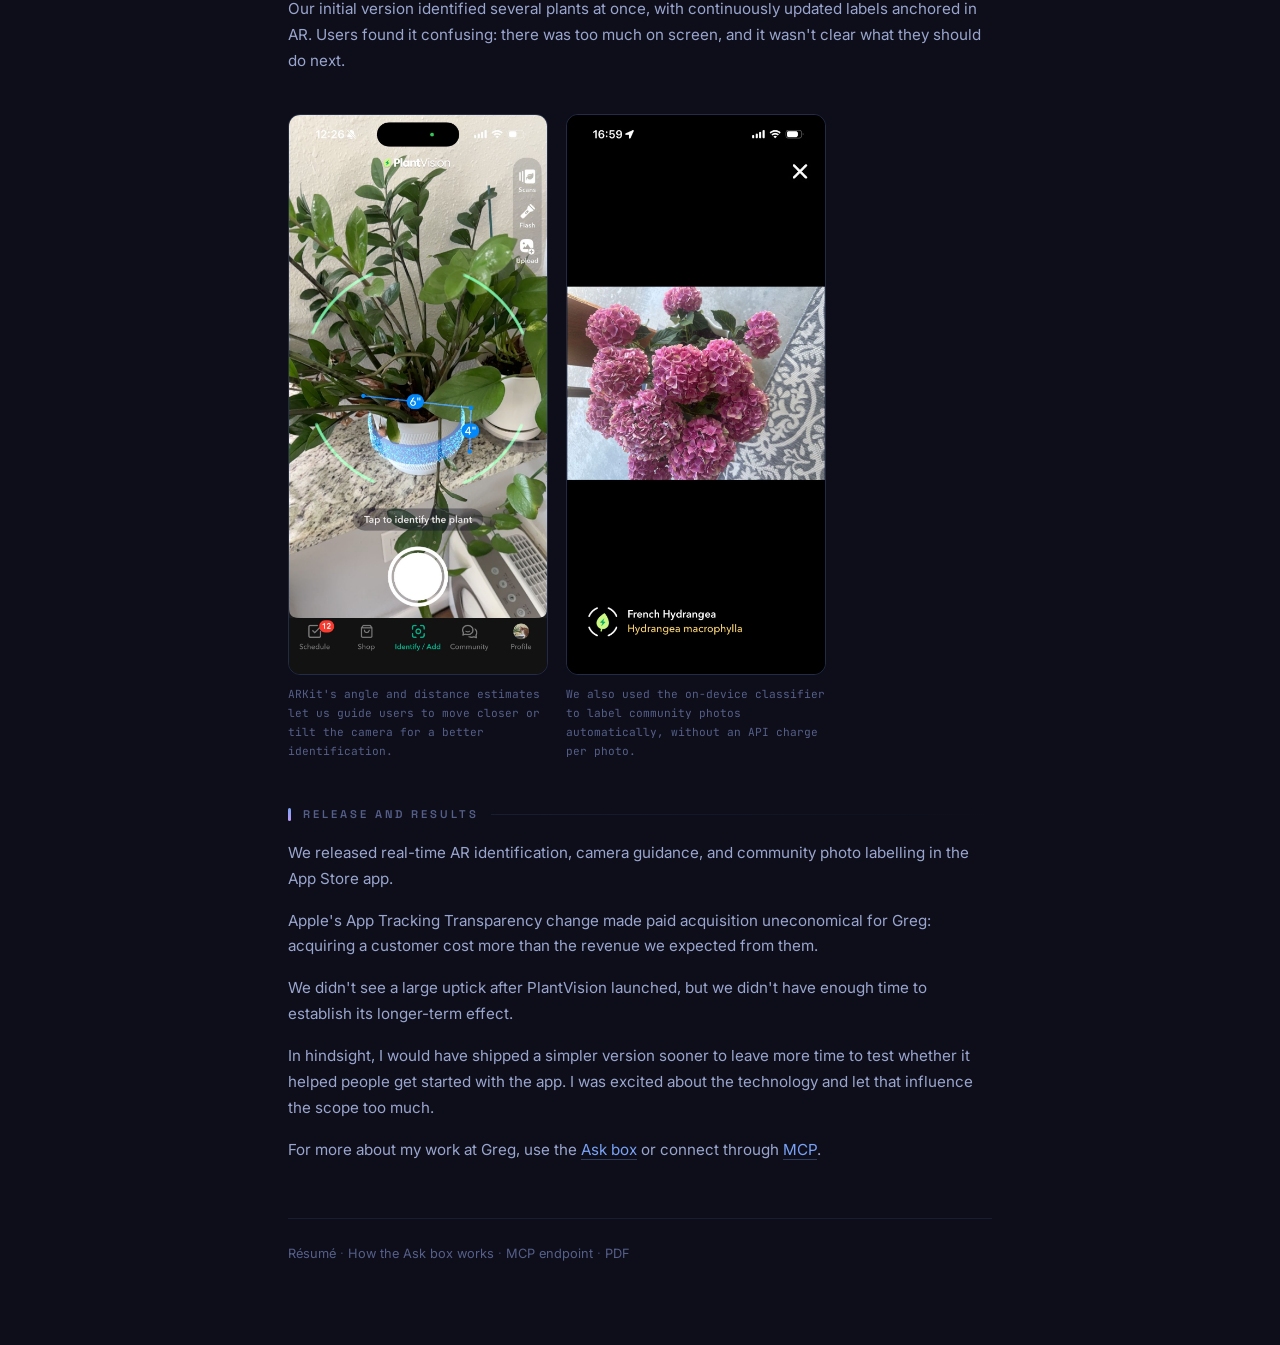
<file: plantvision.html>
<!doctype html>
<html lang="en">
    <head>
        <meta charset="UTF-8" />
        <meta name="viewport" content="width=device-width, initial-scale=1.0" />
        <title>PlantVision — Anthony Rizk</title>
        <meta
            name="description"
            content="PlantVision: on-device plant identification for Greg's iOS app, built with ARKit, Core ML, YOLOv5, and a fine-tuned MobileNet."
        />
        <link rel="icon" type="image/png" href="/anthonyrizk_favicon.png" />
        <link
            href="https://fonts.googleapis.com/css2?family=Inter:wght@300;400;500;600&family=Space+Grotesk:wght@400;500;600;700&family=JetBrains+Mono:wght@400;500&display=swap"
            rel="stylesheet"
        />
        <style>
            *, *::before, *::after { box-sizing: border-box; margin: 0; padding: 0; }
            :root {
                --bg: #0d0e1a; --bg-surface: #11121f; --bg-card: #141527;
                --border: rgba(122,162,247,0.1); --border-mid: rgba(122,162,247,0.2);
                --text: #c0caf5; --text-mid: #9aa5ce; --text-muted: #565f89; --text-dim: #3b4068;
                --blue: #7aa2f7; --purple: #bb9af7; --teal: #73daca; --orange: #e0af68;
            }
            body {
                font-family: "Inter", system-ui, sans-serif;
                background: var(--bg); color: var(--text);
                line-height: 1.7; padding: 56px 0 80px;
            }
            .container { max-width: 760px; margin: 0 auto; padding: 0 28px; }
            .back {
                display: inline-flex; align-items: center; gap: 7px;
                font-family: "JetBrains Mono", monospace; font-size: 0.72rem;
                color: var(--text-muted); text-decoration: none; margin-bottom: 30px;
            }
            .back:hover { color: var(--blue); }
            h1 {
                font-family: "Space Grotesk", sans-serif; font-size: 1.75rem;
                font-weight: 700; letter-spacing: -0.4px; margin-bottom: 10px;
            }
            .lede { color: var(--text-mid); font-size: 1rem; margin-bottom: 14px; }
            .meta {
                font-family: "JetBrains Mono", monospace; font-size: 0.72rem;
                color: var(--text-muted); margin-bottom: 40px; line-height: 2;
            }
            .meta span { color: var(--teal); }
            h2 {
                font-family: "Space Grotesk", sans-serif; font-size: 0.7rem;
                font-weight: 600; color: var(--text-muted); letter-spacing: 3px;
                text-transform: uppercase; margin: 44px 0 16px;
                display: flex; align-items: center; gap: 12px;
            }
            h2::before {
                content: ""; display: inline-block; width: 3px; height: 13px;
                background: linear-gradient(180deg, var(--blue), var(--purple));
                border-radius: 2px; flex-shrink: 0;
            }
            h2::after {
                content: ""; flex: 1; height: 1px;
                background: linear-gradient(to right, var(--border), transparent);
            }
            h3 {
                font-family: "Space Grotesk", sans-serif; font-size: 0.95rem;
                font-weight: 600; color: var(--text); margin: 24px 0 8px;
            }
            p { color: var(--text-mid); margin-bottom: 16px; font-size: 0.95rem; }
            strong { color: var(--text); font-weight: 500; }
            em { color: var(--text); font-style: italic; }
            a { color: var(--blue); text-decoration: none; border-bottom: 1px solid rgba(122,162,247,0.3); }
            a:hover { color: var(--purple); }
            code {
                font-family: "JetBrains Mono", monospace; font-size: 0.85em;
                background: var(--bg-card); border: 1px solid var(--border);
                border-radius: 4px; padding: 1px 5px; color: var(--teal);
            }
            ul { margin: 0 0 16px 20px; color: var(--text-mid); font-size: 0.95rem; }
            li { margin-bottom: 7px; }
            .note {
                border-left: 2px solid rgba(224,175,104,0.45);
                background: rgba(224,175,104,0.06);
                padding: 13px 16px; margin: 20px 0; border-radius: 0 6px 6px 0;
            }
            .note p { margin: 0; font-size: 0.88rem; color: var(--text-mid); }

            /* ── Figures ── */
            figure { margin: 24px 0 28px; }
            figcaption {
                font-family: "JetBrains Mono", monospace; font-size: 0.7rem;
                color: var(--text-muted); margin-top: 10px; line-height: 1.7;
            }
            /* The pipeline diagram is black line-art on white. Inverting it would
               amplify the JPEG ringing around every stroke, so it sits on its own
               light card instead — read as a figure rather than a hole in the page. */
            .diagram {
                background: #f7f8fa; border: 1px solid var(--border-mid);
                border-radius: 10px; padding: 18px; overflow-x: auto;
            }
            .diagram img { display: block; width: 100%; min-width: 520px; }
            .shots { display: flex; gap: 18px; flex-wrap: wrap; }
            .shots figure { flex: 1 1 210px; margin: 24px 0 0; max-width: 260px; }
            .shots img {
                display: block; width: 100%; border-radius: 12px;
                border: 1px solid var(--border-mid);
            }
            .tradeoffs { margin-top: 8px; }
            .tradeoff {
                border-left: 2px solid var(--border-mid);
                padding: 2px 0 2px 16px; margin-bottom: 20px;
            }
            .tradeoff .t-name {
                font-family: "Space Grotesk", sans-serif; font-size: 0.9rem;
                font-weight: 600; color: var(--text); margin-bottom: 5px;
            }
            .tradeoff p { margin: 0; font-size: 0.9rem; }
            footer {
                margin-top: 56px; padding-top: 24px; border-top: 1px solid var(--border);
                font-size: 0.8rem; color: var(--text-dim);
            }
            footer a { color: var(--text-muted); border: none; }
            footer a:hover { color: var(--blue); }
        </style>
    </head>
    <body>
        <div class="container">
            <a class="back" href="/">&larr; anthonyrizk.me</a>

            <h1>PlantVision</h1>
            <p class="lede">
                Real-time plant identification for Greg's iOS app, running
                on-device with ARKit, Core ML, and our own fine-tuned model.
            </p>
            <div class="meta">
                <span>Greg</span> (greg.app) · Aug 2021 – Feb 2023 · Lead Software Engineer, iOS<br />
                <span>Tech Stack</span> Swift · ARKit · Core ML · YOLOv5 · fine-tuned MobileNet · vDSP/Accelerate
            </div>

            <h2>Why we built it</h2>
            <p>
                Greg already identified plants through a third-party API.
                Each identification required a network request, took time,
                and added to our costs.
            </p>
            <p>
                We hoped real-time identification would make the first use
                more engaging and encourage people to add a plant, our key
                activation metric. We also hoped it would help people discover
                the app through word of mouth and App Store exposure.
            </p>
            <h2>Architecture</h2>
            <figure>
                <div class="diagram">
                    <img
                        src="pv/pipeline.jpg"
                        alt="Pipeline diagram: camera and ARKit produce frames, YOLOv5 via CoreML locates a plant as a bounding box, an ARKit anchor provides visual overlay and a cropped frame, which feeds MobileNet via CoreML for aggregated classification, ending in adding the plant to the user's collection. A separate branch from the ARKit anchor drives camera guidance."
                    />
                </div>
                <figcaption>
                    YOLOv5 locates plants in the camera frame. A fine-tuned
                    MobileNet identifies each plant from the cropped region.
                </figcaption>
            </figure>
            <p>
                We combined predictions across frames to refine each plant's
                identification over time.
            </p>

            <h2>Under the hood</h2>
            <h3>Tracking</h3>
            <p>
                Once YOLO found a plant, we tracked it across frames and
                kept its classification history.
            </p>
            <h3>Scheduling</h3>
            <p>
                With several plants in view, we prioritised classification
                based on how recently each had been processed, confidence in
                its identification, and whether it was still visible. We tuned
                those priorities through testing.
            </p>
            <h3>Test harness</h3>
            <p>
                An internal app used the same framework and let anyone on the
                team adjust models, confidence thresholds, detection sensitivity,
                classification frequency, and candidate count. This made it
                easier to compare settings across devices.
            </p>

            <h2>User experience</h2>
            <p>
                Our initial version identified several plants at once, with
                continuously updated labels anchored in AR. Users found it
                confusing: there was too much on screen, and it wasn't clear
                what they should do next.
            </p>
            <div class="shots">
                <figure>
                    <img src="/pv/guidance.jpg" alt="PlantVision camera view with green arc overlays and degree readouts guiding the user to reposition, and a &quot;Tap to identify the plant&quot; prompt." />
                    <figcaption>
                        ARKit's angle and distance estimates let us guide users
                        to move closer or tilt the camera for a better
                        identification.
                    </figcaption>
                </figure>
                <figure>
                    <img src="/pv/community.jpg" alt="A community photo of pink hydrangeas, automatically labelled French Hydrangea, Hydrangea macrophylla." />
                    <figcaption>
                        We also used the on-device classifier to label community
                        photos automatically, without an API charge per photo.
                    </figcaption>
                </figure>
            </div>

            <h2>Release and results</h2>
            <p>
                We released real-time AR identification, camera guidance, and
                community photo labelling in the App Store app.
            </p>
            <p>
                Apple's App Tracking Transparency change made paid acquisition
                uneconomical for Greg: acquiring a customer cost more than
                the revenue we expected from them.
            </p>
            <p>
                We didn't see a large uptick after PlantVision launched, but
                we didn't have enough time to establish its longer-term effect.
            </p>
            <p>
                In hindsight, I would have shipped a simpler version sooner
                to leave more time to test whether it helped people get started
                with the app. I was excited about the technology and let that
                influence the scope too much.
            </p>

            <p>
                For more about my work at Greg, use the
                <a href="/#ask">Ask box</a> or connect through <a href="/mcp">MCP</a>.
            </p>

            <footer>
                <a href="/">Résumé</a> ·
                <a href="/how-ask-works">How the Ask box works</a> ·
                <a href="/mcp">MCP endpoint</a> ·
                <a href="/anthony_rizk_resume_nov2026.pdf">PDF</a>
            </footer>
        </div>
    </body>
</html>
</file>
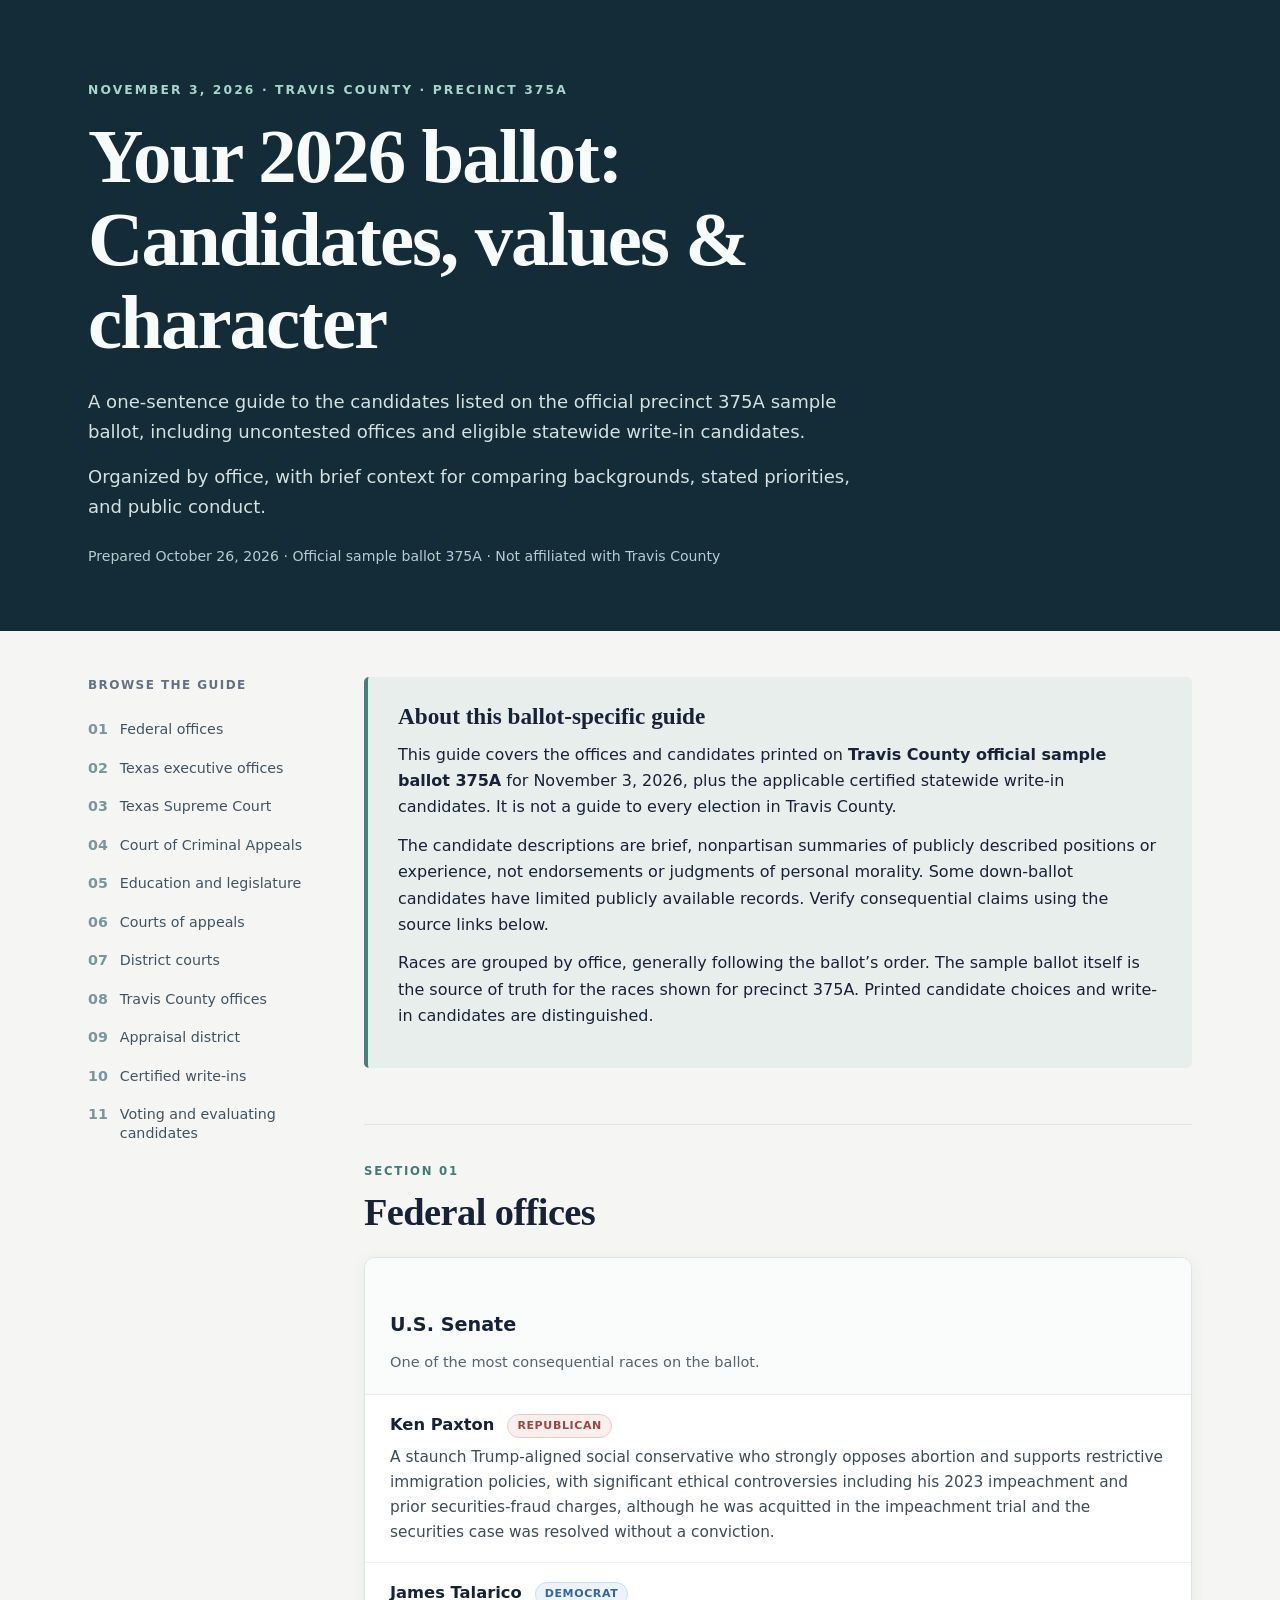
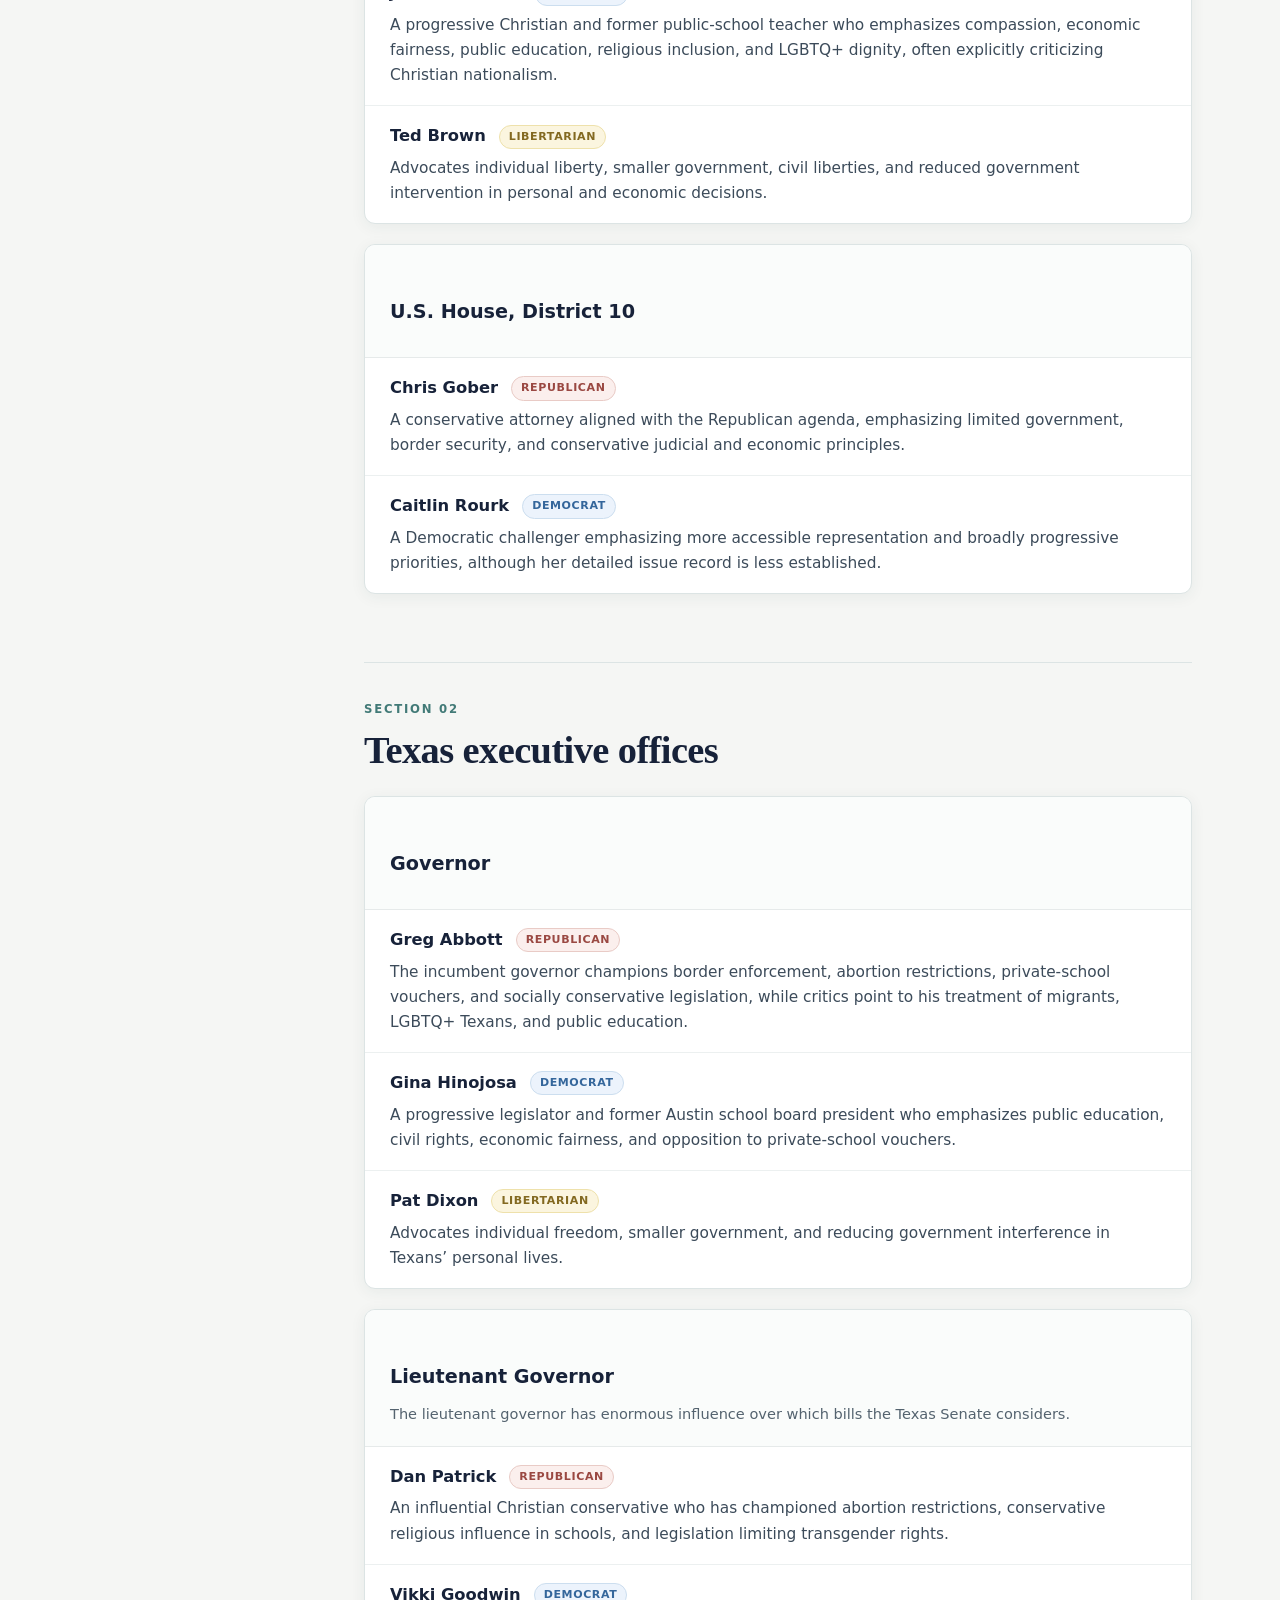
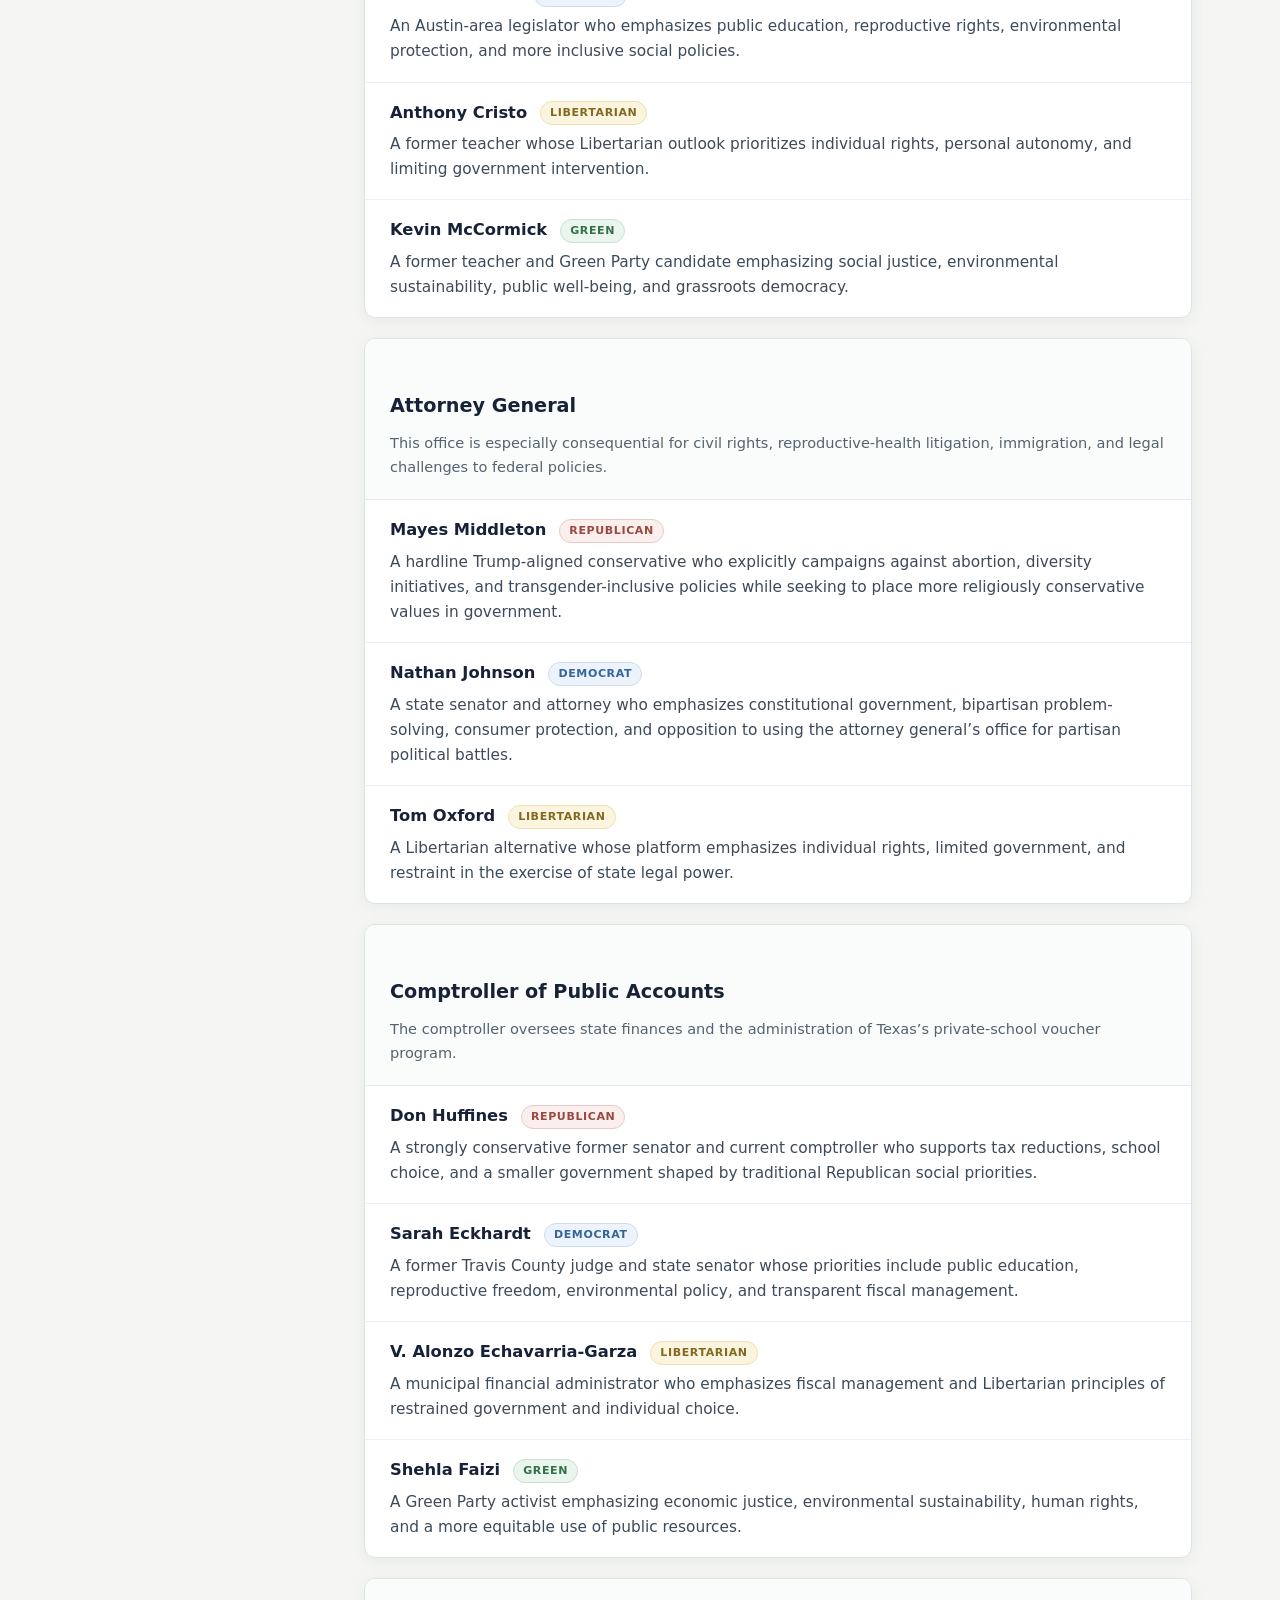
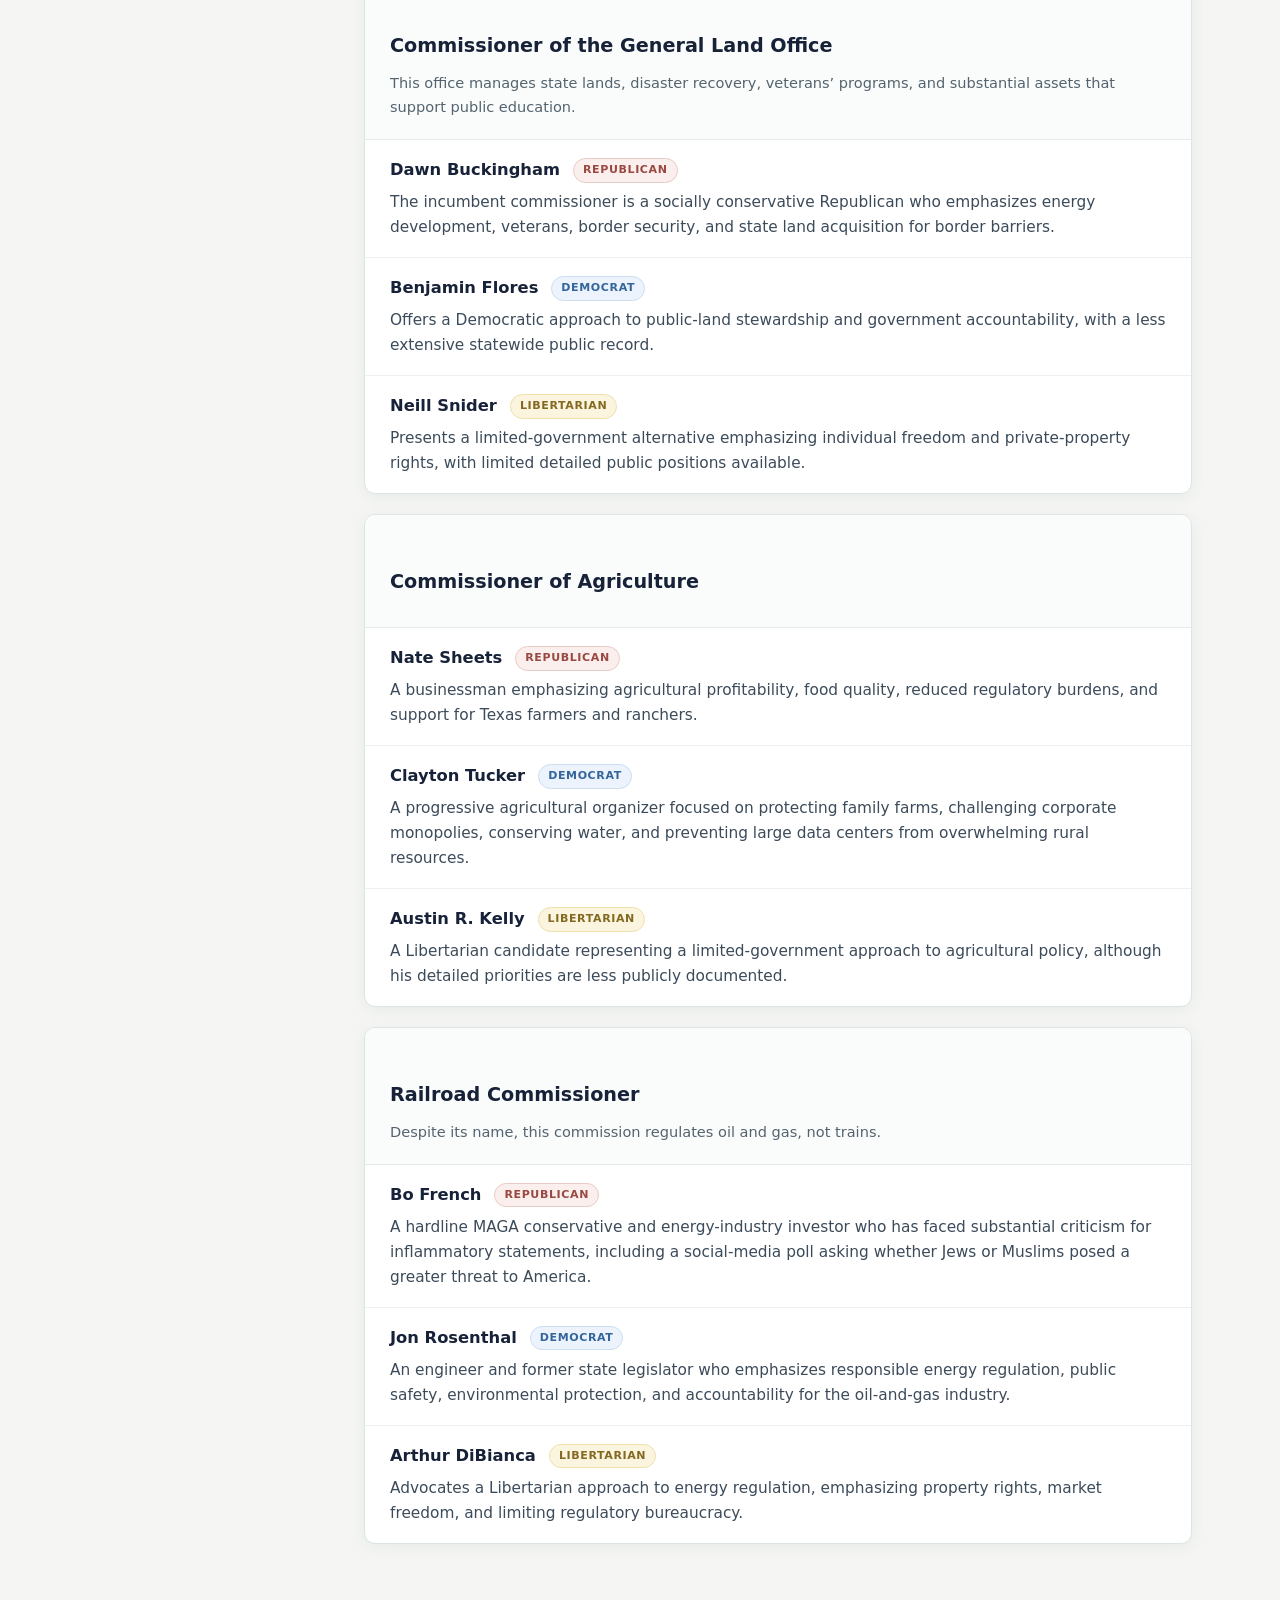
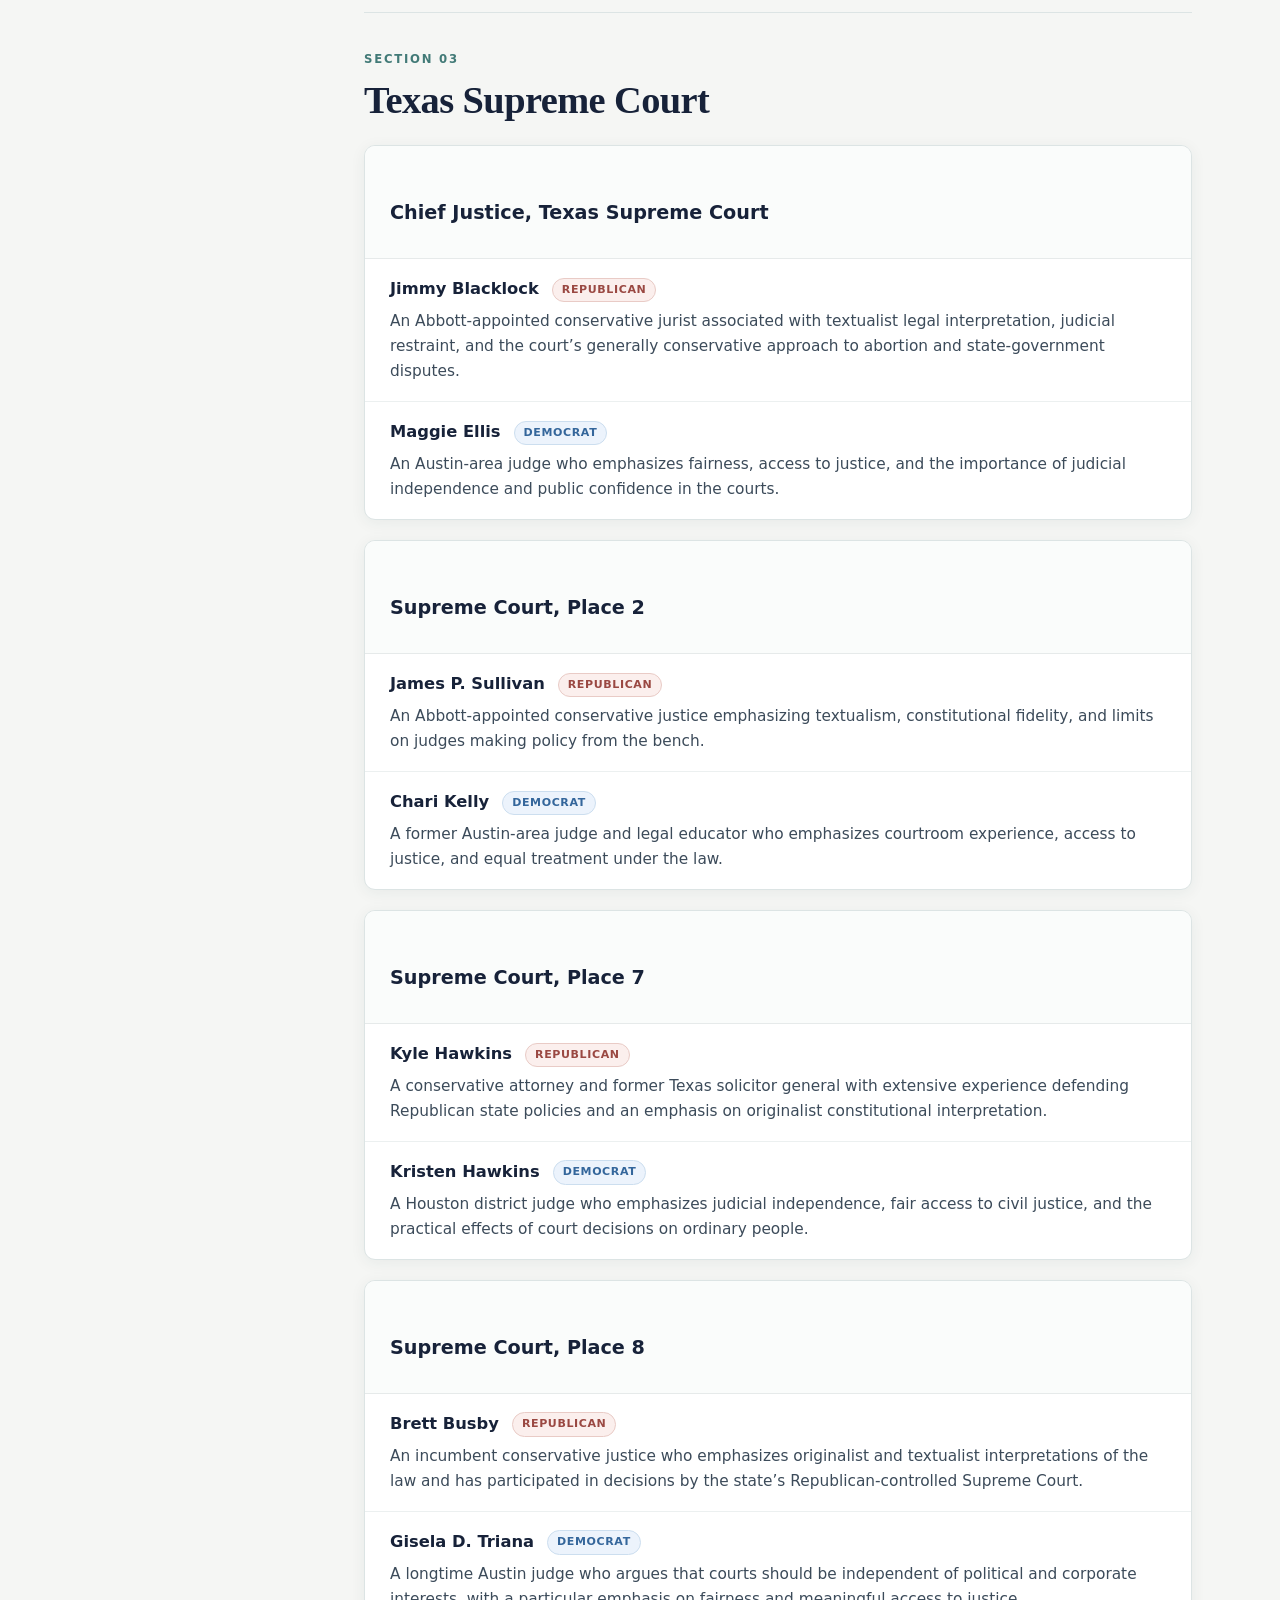
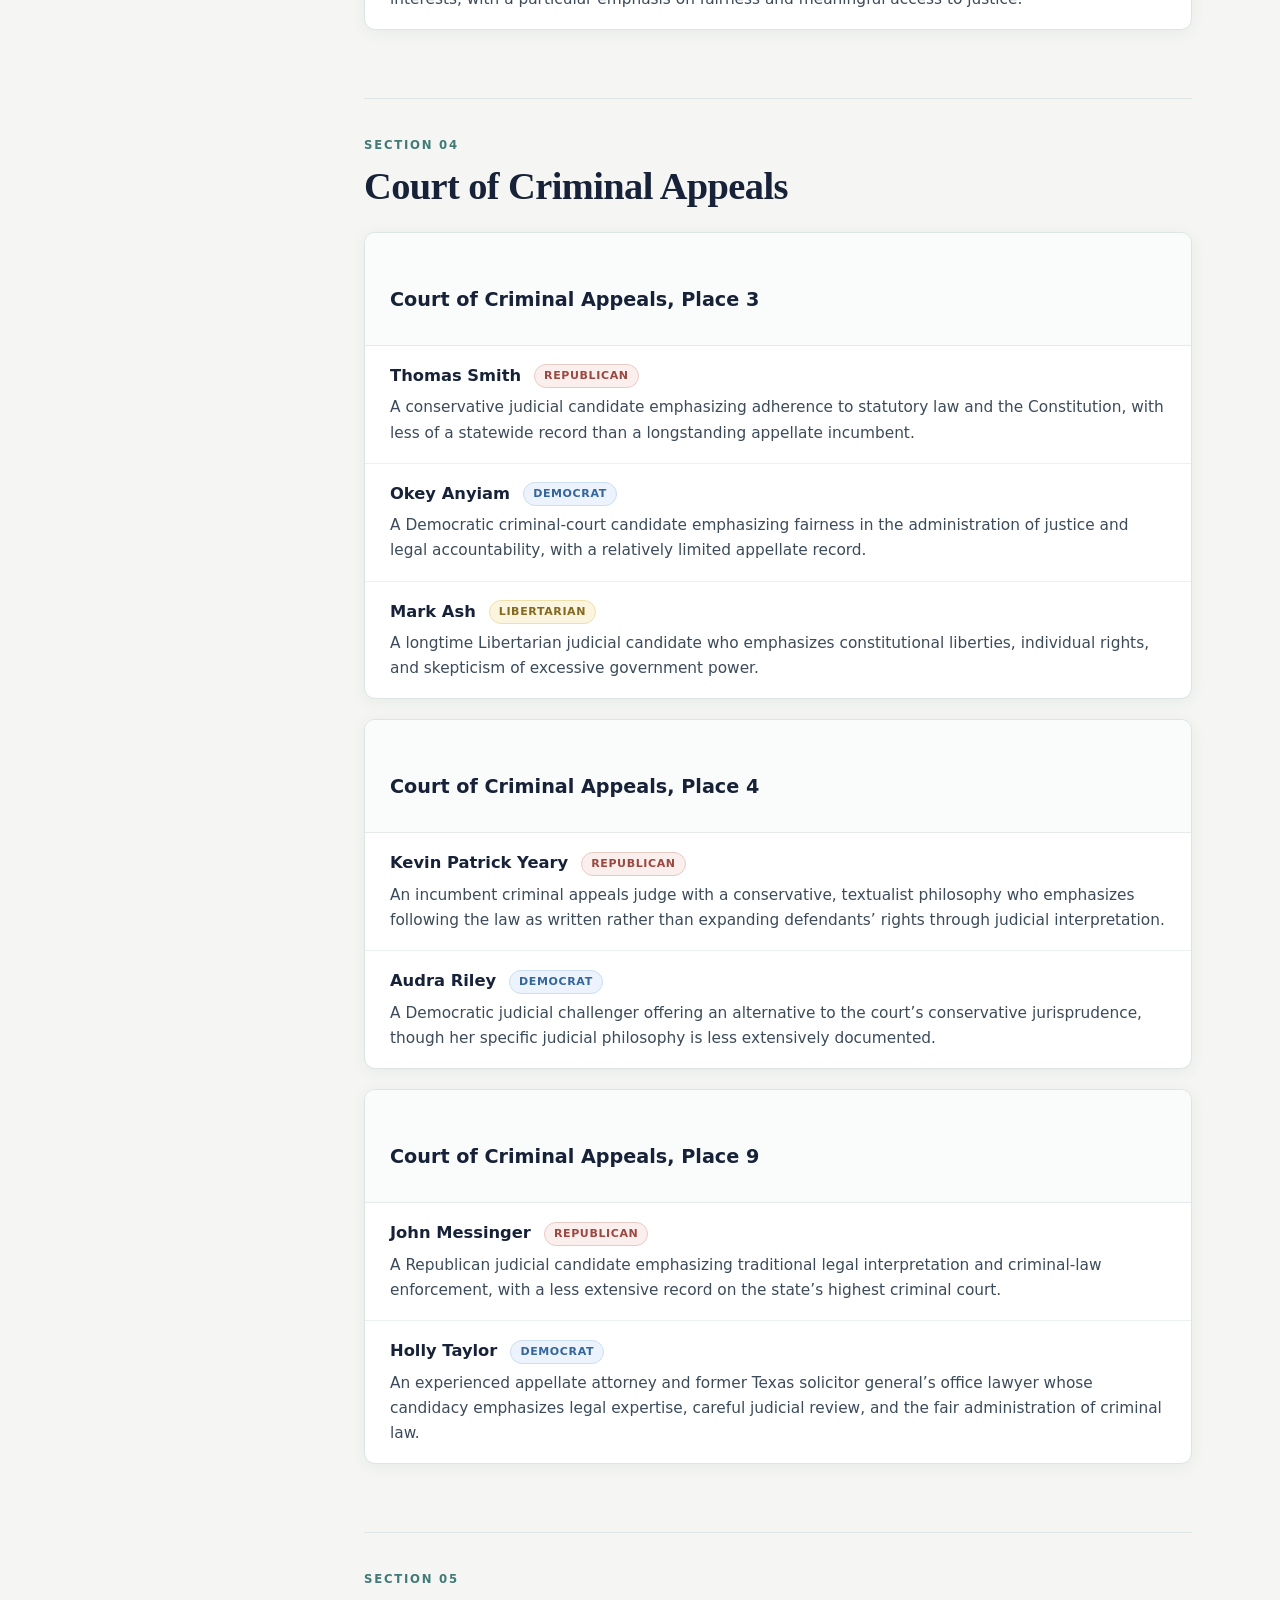
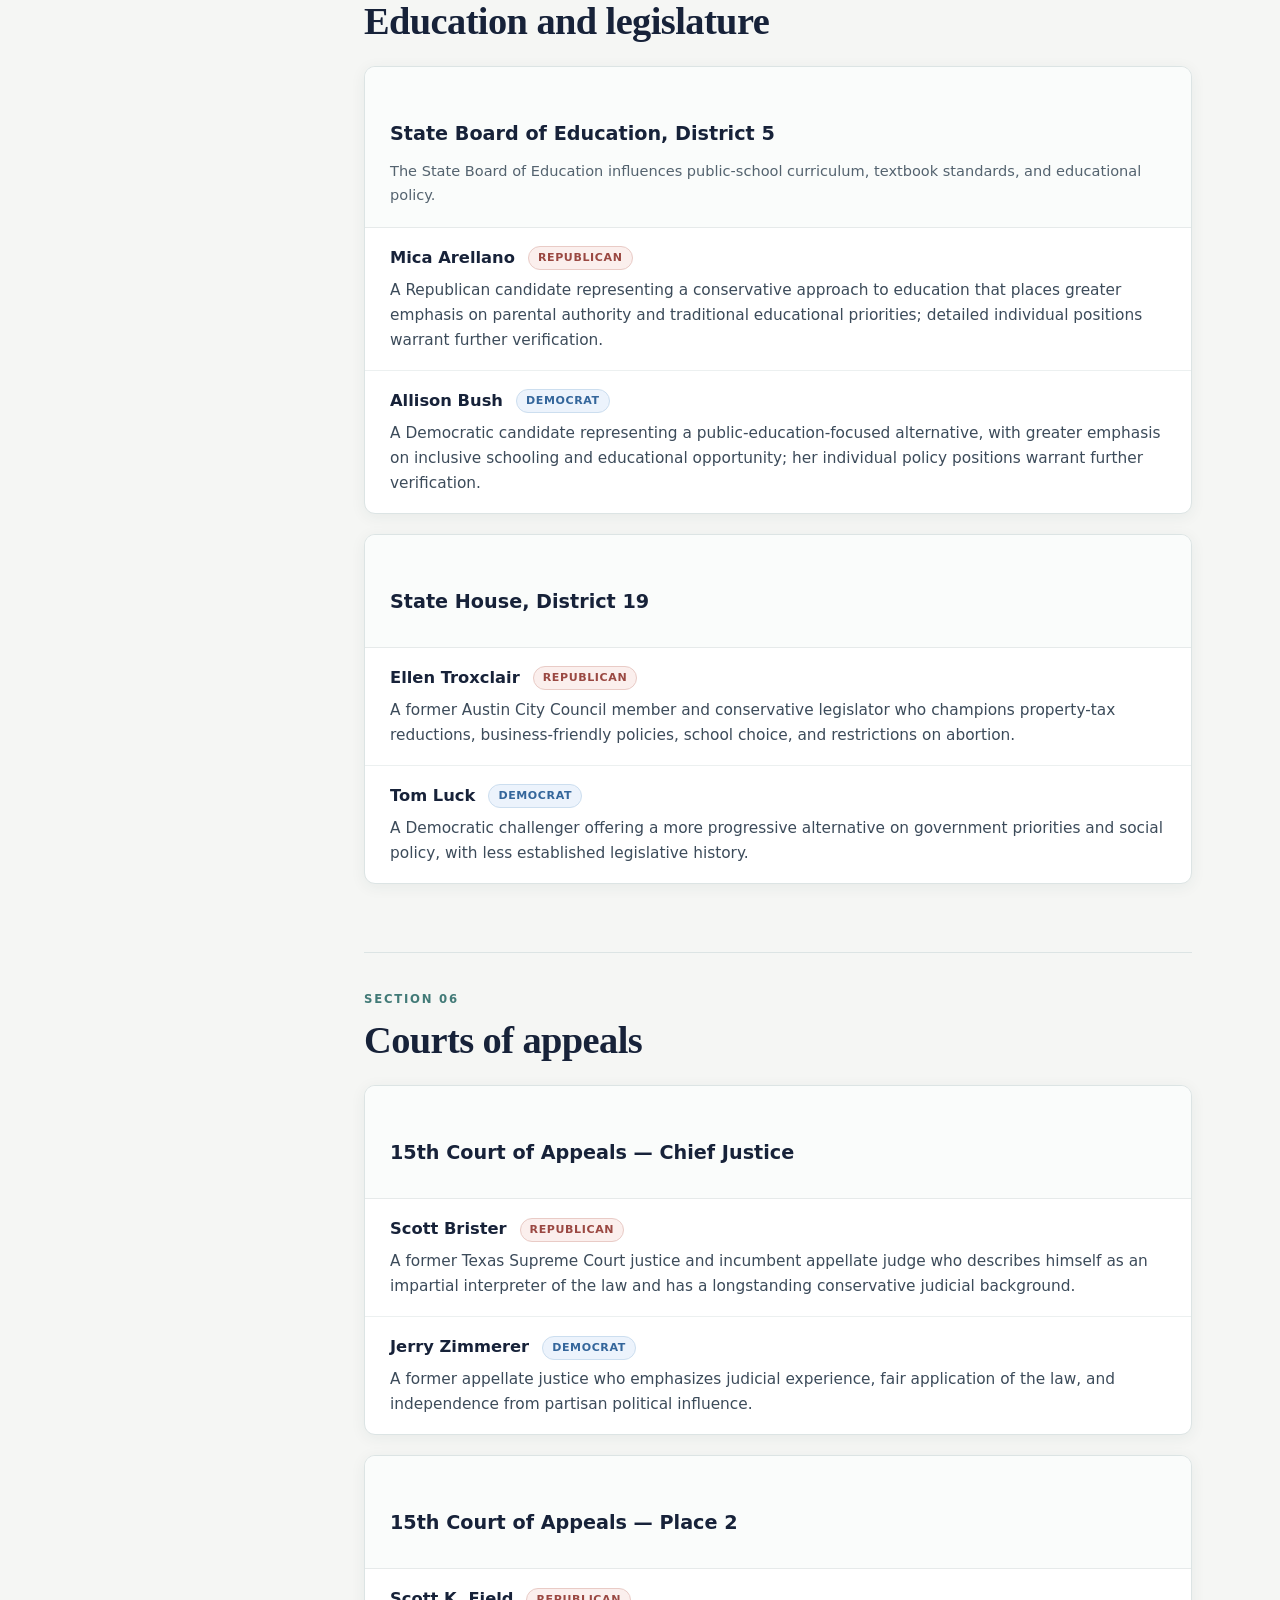
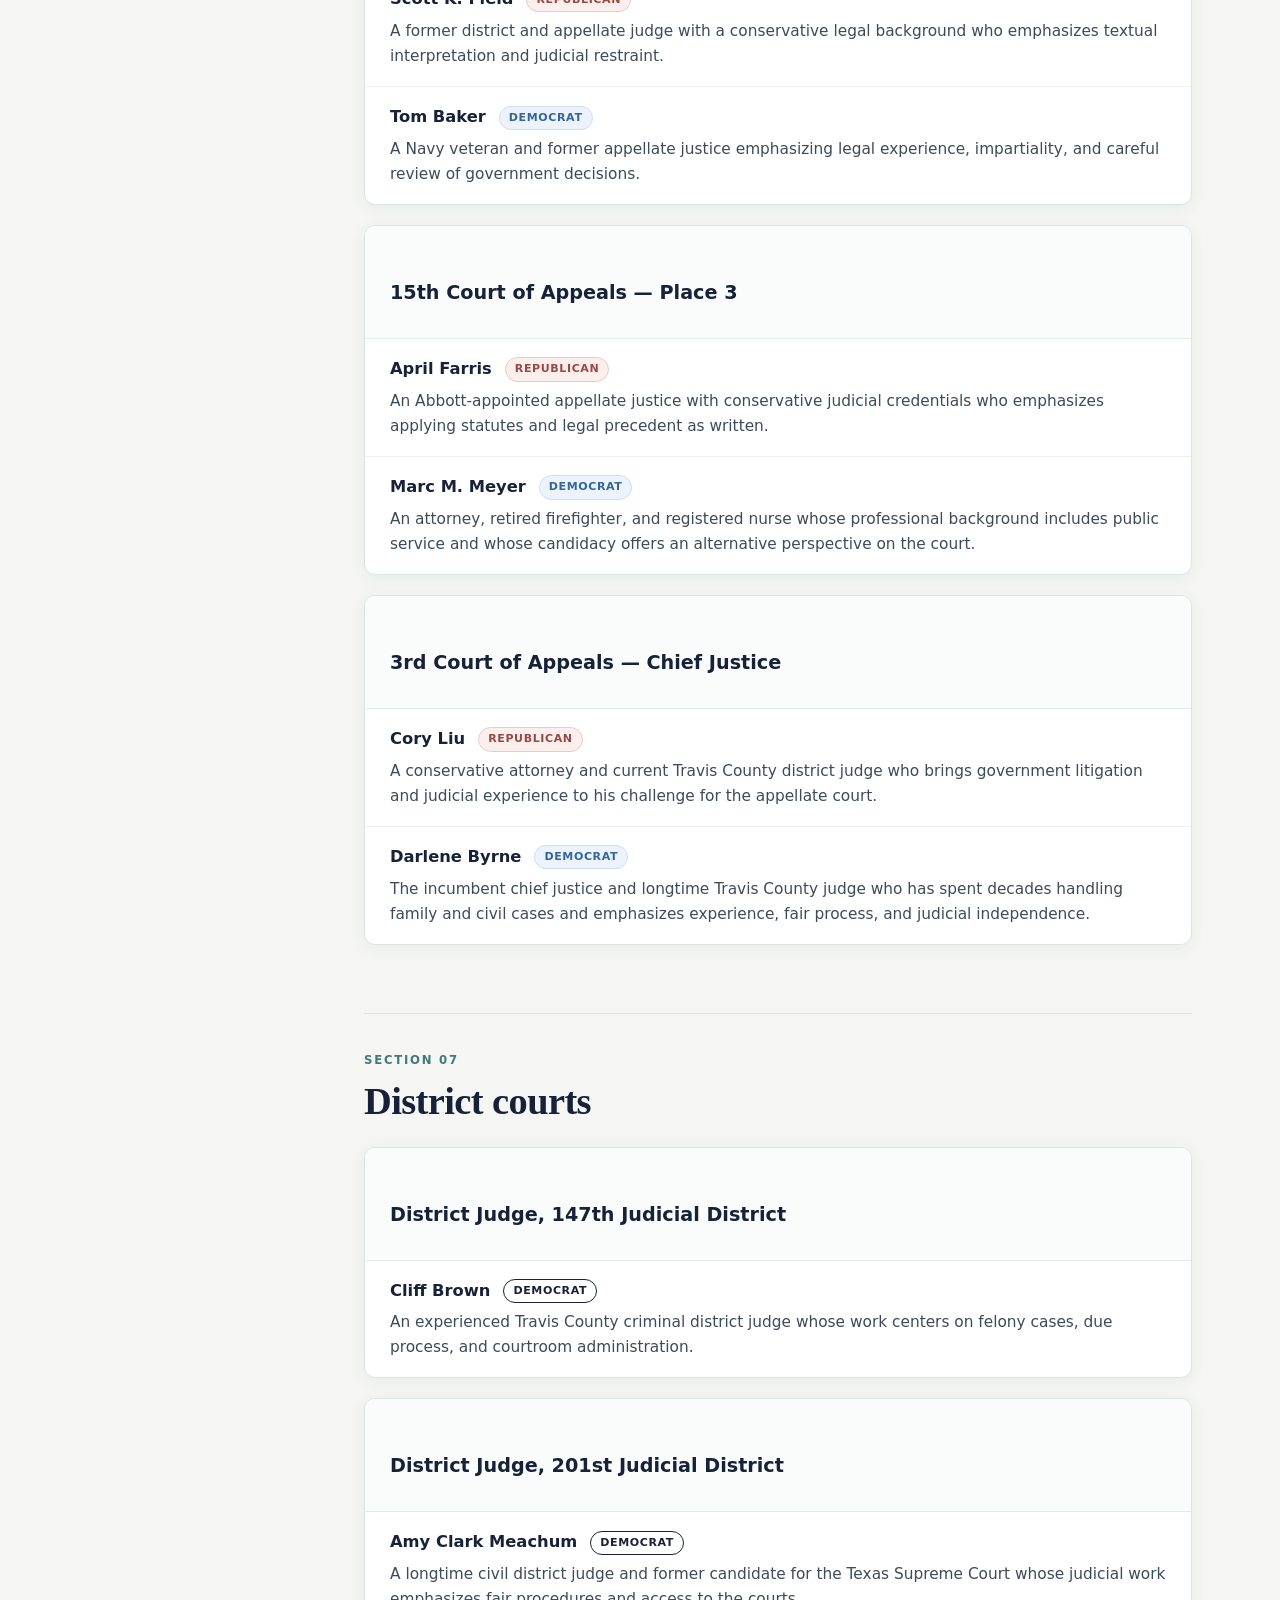
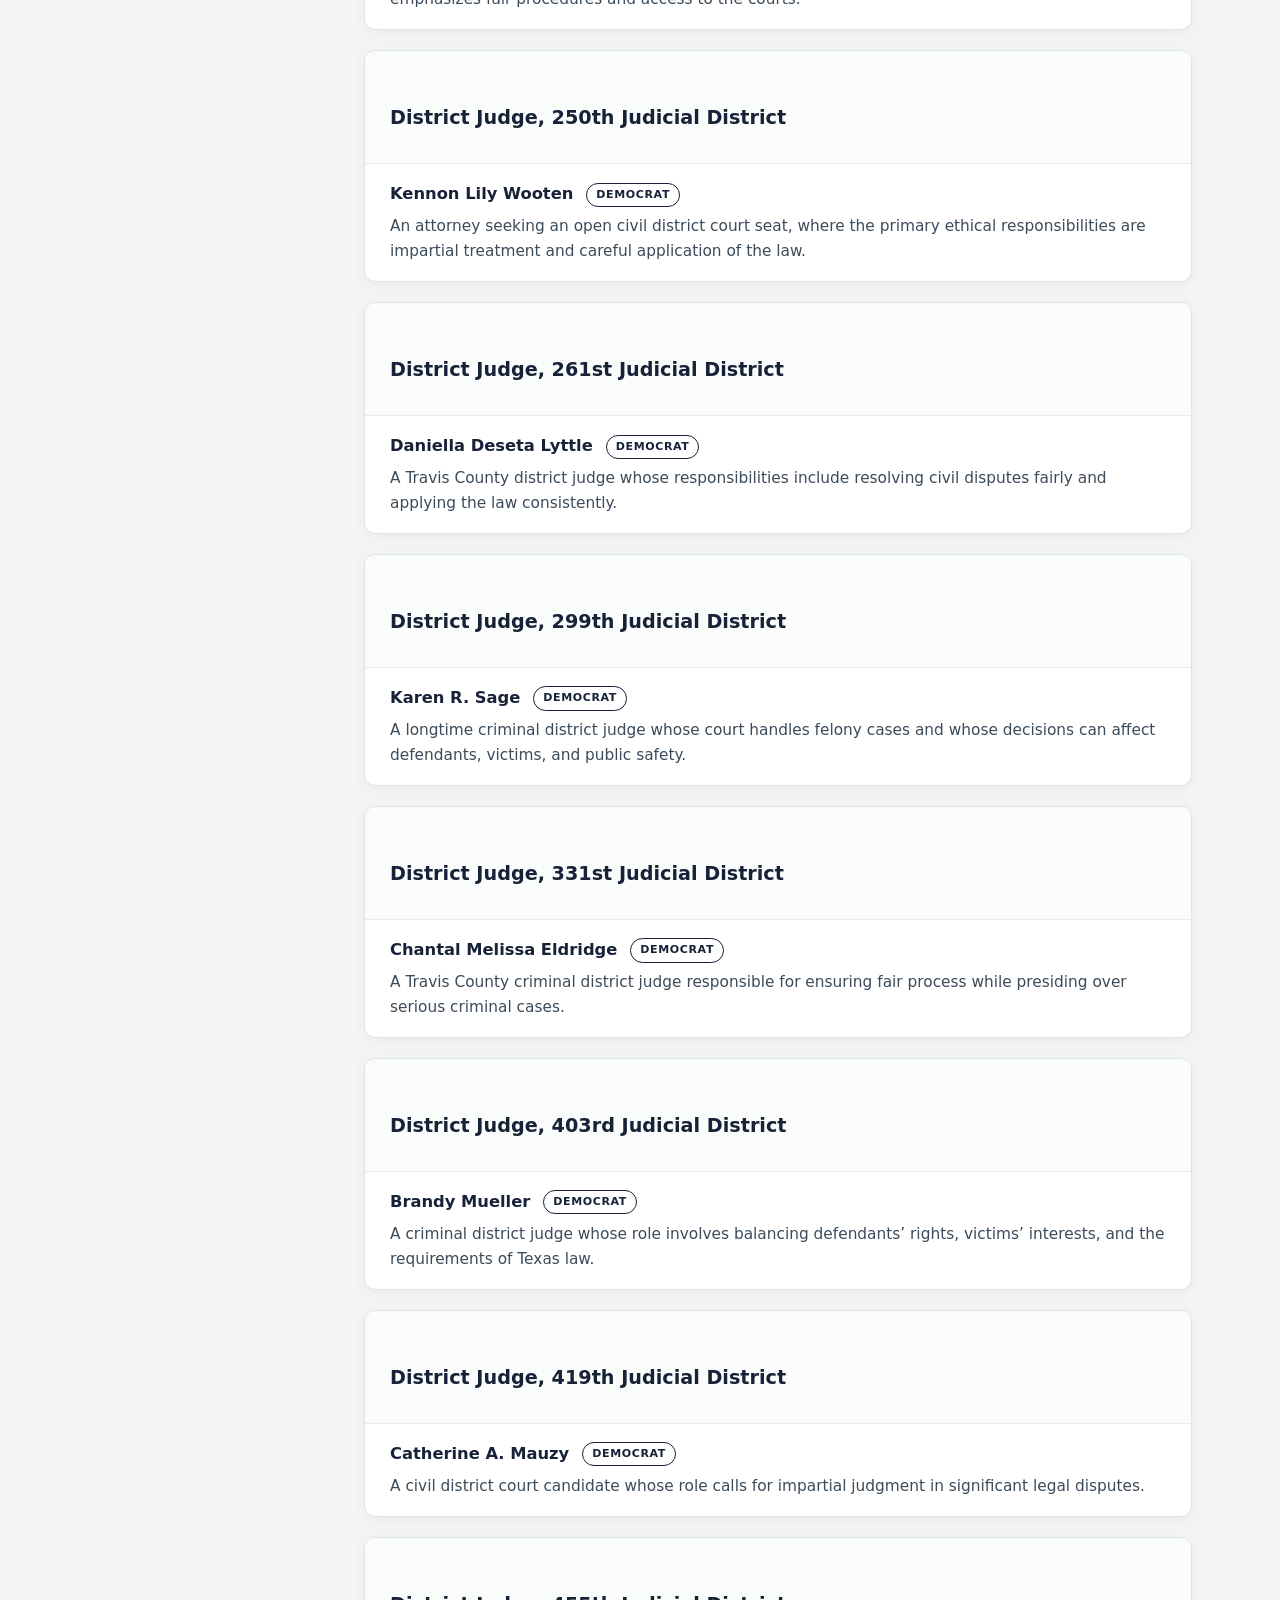
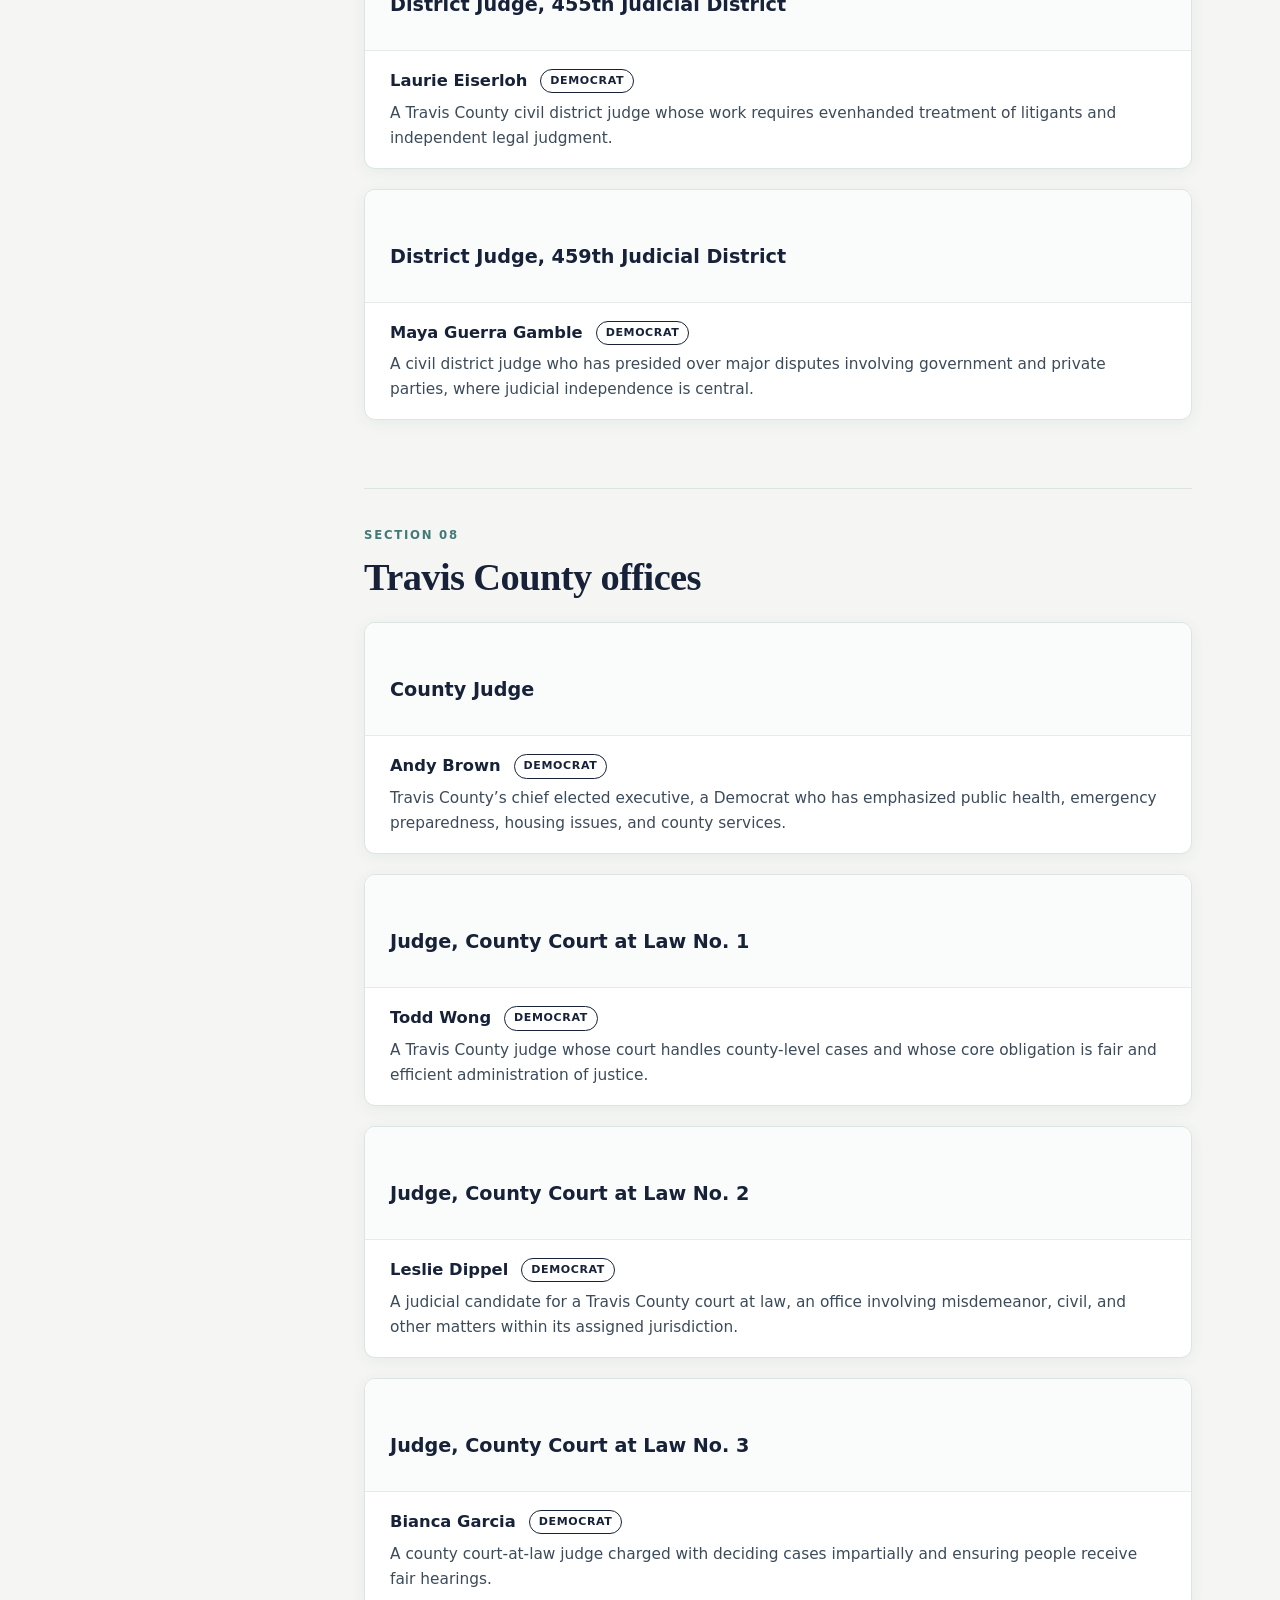
<file: texas-2026.html>
<!DOCTYPE html>

<html lang="en"><head><meta charset="utf-8"/><meta content="width=device-width, initial-scale=1" name="viewport"/><meta content="Unofficial nonpartisan candidate reference for Travis County precinct 375A, November 3, 2026 election." name="description"/><title>Travis County Precinct 375A — 2026 Voter Guide</title><style>
:root{color-scheme:light;--ink:#172239;--muted:#637187;--accent:#285d65;--bg:#f5f6f4;--panel:#fff;--line:#dce4e4}*{box-sizing:border-box}html{scroll-behavior:smooth}body{margin:0;background:var(--bg);color:var(--ink);font:16px/1.65 system-ui,-apple-system,BlinkMacSystemFont,"Segoe UI",sans-serif}a{color:var(--accent)}.wrap{max-width:1160px;margin:auto;padding:0 28px}.hero{background:#142c37;color:#f7fbfa;padding:80px 0 62px}.kicker{font-size:.77rem;font-weight:750;letter-spacing:.17em;text-transform:uppercase;color:#a9d4cd}.hero h1{font:700 clamp(2.5rem,6vw,4.8rem)/1.08 Georgia,serif;letter-spacing:-.025em;margin:16px 0 22px;max-width:920px}.hero p{max-width:770px;color:#d4e1e0;font-size:1.13rem;margin:0 0 15px}.meta{margin-top:24px;color:#b7cdcd;font-size:.88rem}.layout{display:grid;grid-template-columns:230px minmax(0,1fr);gap:46px;align-items:start}.sidebar{position:sticky;top:15px;padding-top:45px}.sidebar h2{font-size:.75rem;letter-spacing:.12em;text-transform:uppercase;color:var(--muted);margin:0 0 15px}.sidebar a{display:flex;gap:12px;padding:10px 0;color:#415362;text-decoration:none;font-size:.89rem;line-height:1.3}.sidebar a:hover{color:#0e555d}.sidebar a span{font-weight:700;color:#78979d}.main{min-width:0}.intro{margin:46px 0 56px;padding:26px 30px;background:#e8eeec;border-left:4px solid #438179;border-radius:5px}.intro h2{font:700 1.45rem Georgia,serif;margin:0 0 8px}.intro p{margin:12px 0}.intro ul{padding-left:24px;margin-bottom:0}.section{padding:32px 0 48px;border-top:1px solid var(--line);scroll-margin-top:25px}.section-header{margin-bottom:22px}.eyebrow{color:#427a77;font-size:.73rem;font-weight:800;letter-spacing:.15em;text-transform:uppercase}.section h2{font:700 clamp(1.85rem,3vw,2.6rem)/1.18 Georgia,serif;letter-spacing:-.015em;margin:7px 0}.section-note{color:#4f606d;margin:0 0 30px}.race{background:var(--panel);border:1px solid var(--line);border-radius:11px;margin:20px 0;overflow:hidden;box-shadow:0 3px 15px #263f4510}.race-head{padding:20px 25px;background:#fafcfb;border-bottom:1px solid #e6eaea}.race h3{font-size:1.14rem;line-height:1.35;margin:0}.race-head p{color:#54636f;font-size:.91rem;margin:6px 0 0}.candidate{padding:17px 25px;border-top:1px solid #ecf0f0}.candidate:first-child{border-top:0}.candidate-meta{display:flex;flex-wrap:wrap;gap:8px 13px;align-items:center}.candidate-meta strong{font-size:1.02rem}.candidate p{margin:6px 0 0;color:#3c4b5a;font-size:.96rem;line-height:1.63}.party{font-size:.69rem;letter-spacing:.055em;text-transform:uppercase;font-weight:750;border:1px solid;border-radius:999px;padding:2px 9px}.republican{color:#9a4842;background:#fbefed;border-color:#e9cbc6}.democrat{color:#34669b;background:#ecf3fc;border-color:#ccdeef}.libertarian{color:#836921;background:#fbf5df;border-color:#eee1ab}.green{color:#347048;background:#eaf5ed;border-color:#c8e2ce}.caution{border-left:3px solid #c6a568;background:#f7f0df;padding:13px 18px;font-size:.92rem;color:#685637;border-radius:3px}.footer{border-top:1px solid var(--line);padding:35px 0 70px;color:var(--muted);font-size:.88rem}.footer p{max-width:850px}a:focus-visible{outline:3px solid #57aeb2;outline-offset:3px}@media(max-width:800px){.layout{display:block}.sidebar{position:static;padding:26px 0 0}.sidebar nav{display:flex;overflow-x:auto;gap:14px;padding-bottom:10px}.sidebar a{min-width:150px}.wrap{padding:0 18px}.hero{padding:50px 0}.intro{margin:25px 0 37px;padding:22px}.race-head,.candidate{padding-left:18px;padding-right:18px}}@media print{body{background:white;font-size:11pt}.hero{background:white;color:black;padding:12px 0}.hero p,.meta{color:#444}.sidebar{display:none}.layout{display:block}.intro{background:#fff;border:1px solid #aaa}.race{box-shadow:none;break-inside:avoid}.section{page-break-before:auto}.party{print-color-adjust:exact}}
.section h3{font-size:1.2rem;line-height:1.35;margin:34px 0 12px}.section>p{max-width:780px}.question-table-wrap{overflow-x:auto;background:#fff;border:1px solid var(--line);border-radius:11px;margin:22px 0}.question-table{width:100%;border-collapse:collapse;font-size:.94rem;text-align:left}.question-table th,.question-table td{padding:14px 17px;vertical-align:top;border-bottom:1px solid var(--line)}.question-table tbody tr:last-child th,.question-table tbody tr:last-child td{border-bottom:0}.question-table thead{background:#e9efee}.question-table tbody th{width:37%;min-width:165px;font-weight:700}.resource-list{padding-left:22px}.resource-list li{margin:12px 0}@media(max-width:600px){.question-table th,.question-table td{padding:11px 12px}}

.independent{color:#536274;background:#f0f2f5;border-color:#d7dee6} .sidebar nav a{align-items:baseline}
</style></head><body><header class="hero"><div class="wrap"><div class="kicker">November 3, 2026 · Travis County · Precinct 375A</div><h1>Your 2026 ballot: Candidates, values &amp; character</h1><p>A one-sentence guide to the candidates listed on the official precinct 375A sample ballot, including uncontested offices and eligible statewide write-in candidates.</p><p>Organized by office, with brief context for comparing backgrounds, stated priorities, and public conduct.</p><div class="meta">Prepared October 26, 2026 · Official sample ballot 375A · Not affiliated with Travis County</div></div></header><div class="wrap layout"><aside class="sidebar"><h2>Browse the guide</h2><nav aria-label="Sections"><a href="#section-1"><span>01</span>Federal offices</a><a href="#section-2"><span>02</span>Texas executive offices</a><a href="#section-3"><span>03</span>Texas Supreme Court</a><a href="#section-4"><span>04</span>Court of Criminal Appeals</a><a href="#section-5"><span>05</span>Education and legislature</a><a href="#section-6"><span>06</span>Courts of appeals</a><a href="#section-7"><span>07</span>District courts</a><a href="#section-8"><span>08</span>Travis County offices</a><a href="#section-9"><span>09</span>Appraisal district</a><a href="#section-10"><span>10</span>Certified write-ins</a><a href="#section-11"><span>11</span>Voting and evaluating candidates</a></nav></aside><main class="main"><div class="intro"><h2>About this ballot-specific guide</h2><p>This guide covers the offices and candidates printed on <strong>Travis County official sample ballot 375A</strong> for November 3, 2026, plus the applicable certified statewide write-in candidates. It is not a guide to every election in Travis County.</p><p>The candidate descriptions are brief, nonpartisan summaries of publicly described positions or experience, not endorsements or judgments of personal morality. Some down-ballot candidates have limited publicly available records. Verify consequential claims using the source links below.</p><p>Races are grouped by office, generally following the ballot’s order. The sample ballot itself is the source of truth for the races shown for precinct 375A. Printed candidate choices and write-in candidates are distinguished.</p></div><section class="section" id="section-1"><div class="section-header"><span class="eyebrow">Section 01</span><h2>Federal offices</h2></div><article class="race"><div class="race-head"><h3>U.S. Senate</h3><p>One of the most consequential races on the ballot.</p></div><div class="candidates">
<div class="candidate"><div class="candidate-meta"><strong>Ken Paxton</strong><span class="party republican">Republican</span></div><p>A staunch Trump-aligned social conservative who strongly opposes abortion and supports restrictive immigration policies, with significant ethical controversies including his 2023 impeachment and prior securities-fraud charges, although he was acquitted in the impeachment trial and the securities case was resolved without a conviction.</p></div>
<div class="candidate"><div class="candidate-meta"><strong>James Talarico</strong><span class="party democrat">Democrat</span></div><p>A progressive Christian and former public-school teacher who emphasizes compassion, economic fairness, public education, religious inclusion, and LGBTQ+ dignity, often explicitly criticizing Christian nationalism.</p></div>
<div class="candidate"><div class="candidate-meta"><strong>Ted Brown</strong><span class="party libertarian">Libertarian</span></div><p>Advocates individual liberty, smaller government, civil liberties, and reduced government intervention in personal and economic decisions.</p></div>
</div></article><article class="race"><div class="race-head"><h3>U.S. House, District 10</h3></div><div class="candidates">
<div class="candidate"><div class="candidate-meta"><strong>Chris Gober</strong><span class="party republican">Republican</span></div><p>A conservative attorney aligned with the Republican agenda, emphasizing limited government, border security, and conservative judicial and economic principles.</p></div>
<div class="candidate"><div class="candidate-meta"><strong>Caitlin Rourk</strong><span class="party democrat">Democrat</span></div><p>A Democratic challenger emphasizing more accessible representation and broadly progressive priorities, although her detailed issue record is less established.</p></div>
</div></article></section><section class="section" id="section-2"><div class="section-header"><span class="eyebrow">Section 02</span><h2>Texas executive offices</h2></div><article class="race"><div class="race-head"><h3>Governor</h3></div><div class="candidates">
<div class="candidate"><div class="candidate-meta"><strong>Greg Abbott</strong><span class="party republican">Republican</span></div><p>The incumbent governor champions border enforcement, abortion restrictions, private-school vouchers, and socially conservative legislation, while critics point to his treatment of migrants, LGBTQ+ Texans, and public education.</p></div>
<div class="candidate"><div class="candidate-meta"><strong>Gina Hinojosa</strong><span class="party democrat">Democrat</span></div><p>A progressive legislator and former Austin school board president who emphasizes public education, civil rights, economic fairness, and opposition to private-school vouchers.</p></div>
<div class="candidate"><div class="candidate-meta"><strong>Pat Dixon</strong><span class="party libertarian">Libertarian</span></div><p>Advocates individual freedom, smaller government, and reducing government interference in Texans’ personal lives.</p></div>
</div></article><article class="race"><div class="race-head"><h3>Lieutenant Governor</h3><p>The lieutenant governor has enormous influence over which bills the Texas Senate considers.</p></div><div class="candidates">
<div class="candidate"><div class="candidate-meta"><strong>Dan Patrick</strong><span class="party republican">Republican</span></div><p>An influential Christian conservative who has championed abortion restrictions, conservative religious influence in schools, and legislation limiting transgender rights.</p></div>
<div class="candidate"><div class="candidate-meta"><strong>Vikki Goodwin</strong><span class="party democrat">Democrat</span></div><p>An Austin-area legislator who emphasizes public education, reproductive rights, environmental protection, and more inclusive social policies.</p></div>
<div class="candidate"><div class="candidate-meta"><strong>Anthony Cristo</strong><span class="party libertarian">Libertarian</span></div><p>A former teacher whose Libertarian outlook prioritizes individual rights, personal autonomy, and limiting government intervention.</p></div>
<div class="candidate"><div class="candidate-meta"><strong>Kevin McCormick</strong><span class="party green">Green</span></div><p>A former teacher and Green Party candidate emphasizing social justice, environmental sustainability, public well-being, and grassroots democracy.</p></div>
</div></article><article class="race"><div class="race-head"><h3>Attorney General</h3><p>This office is especially consequential for civil rights, reproductive-health litigation, immigration, and legal challenges to federal policies.</p></div><div class="candidates">
<div class="candidate"><div class="candidate-meta"><strong>Mayes Middleton</strong><span class="party republican">Republican</span></div><p>A hardline Trump-aligned conservative who explicitly campaigns against abortion, diversity initiatives, and transgender-inclusive policies while seeking to place more religiously conservative values in government.</p></div>
<div class="candidate"><div class="candidate-meta"><strong>Nathan Johnson</strong><span class="party democrat">Democrat</span></div><p>A state senator and attorney who emphasizes constitutional government, bipartisan problem-solving, consumer protection, and opposition to using the attorney general’s office for partisan political battles.</p></div>
<div class="candidate"><div class="candidate-meta"><strong>Tom Oxford</strong><span class="party libertarian">Libertarian</span></div><p>A Libertarian alternative whose platform emphasizes individual rights, limited government, and restraint in the exercise of state legal power.</p></div>
</div></article><article class="race"><div class="race-head"><h3>Comptroller of Public Accounts</h3><p>The comptroller oversees state finances and the administration of Texas’s private-school voucher program.</p></div><div class="candidates">
<div class="candidate"><div class="candidate-meta"><strong>Don Huffines</strong><span class="party republican">Republican</span></div><p>A strongly conservative former senator and current comptroller who supports tax reductions, school choice, and a smaller government shaped by traditional Republican social priorities.</p></div>
<div class="candidate"><div class="candidate-meta"><strong>Sarah Eckhardt</strong><span class="party democrat">Democrat</span></div><p>A former Travis County judge and state senator whose priorities include public education, reproductive freedom, environmental policy, and transparent fiscal management.</p></div>
<div class="candidate"><div class="candidate-meta"><strong>V. Alonzo Echavarria-Garza</strong><span class="party libertarian">Libertarian</span></div><p>A municipal financial administrator who emphasizes fiscal management and Libertarian principles of restrained government and individual choice.</p></div>
<div class="candidate"><div class="candidate-meta"><strong>Shehla Faizi</strong><span class="party green">Green</span></div><p>A Green Party activist emphasizing economic justice, environmental sustainability, human rights, and a more equitable use of public resources.</p></div>
</div></article><article class="race"><div class="race-head"><h3>Commissioner of the General Land Office</h3><p>This office manages state lands, disaster recovery, veterans’ programs, and substantial assets that support public education.</p></div><div class="candidates">
<div class="candidate"><div class="candidate-meta"><strong>Dawn Buckingham</strong><span class="party republican">Republican</span></div><p>The incumbent commissioner is a socially conservative Republican who emphasizes energy development, veterans, border security, and state land acquisition for border barriers.</p></div>
<div class="candidate"><div class="candidate-meta"><strong>Benjamin Flores</strong><span class="party democrat">Democrat</span></div><p>Offers a Democratic approach to public-land stewardship and government accountability, with a less extensive statewide public record.</p></div>
<div class="candidate"><div class="candidate-meta"><strong>Neill Snider</strong><span class="party libertarian">Libertarian</span></div><p>Presents a limited-government alternative emphasizing individual freedom and private-property rights, with limited detailed public positions available.</p></div>
</div></article><article class="race"><div class="race-head"><h3>Commissioner of Agriculture</h3></div><div class="candidates">
<div class="candidate"><div class="candidate-meta"><strong>Nate Sheets</strong><span class="party republican">Republican</span></div><p>A businessman emphasizing agricultural profitability, food quality, reduced regulatory burdens, and support for Texas farmers and ranchers.</p></div>
<div class="candidate"><div class="candidate-meta"><strong>Clayton Tucker</strong><span class="party democrat">Democrat</span></div><p>A progressive agricultural organizer focused on protecting family farms, challenging corporate monopolies, conserving water, and preventing large data centers from overwhelming rural resources.</p></div>
<div class="candidate"><div class="candidate-meta"><strong>Austin R. Kelly</strong><span class="party libertarian">Libertarian</span></div><p>A Libertarian candidate representing a limited-government approach to agricultural policy, although his detailed priorities are less publicly documented.</p></div>
</div></article><article class="race"><div class="race-head"><h3>Railroad Commissioner</h3><p>Despite its name, this commission regulates oil and gas, not trains.</p></div><div class="candidates">
<div class="candidate"><div class="candidate-meta"><strong>Bo French</strong><span class="party republican">Republican</span></div><p>A hardline MAGA conservative and energy-industry investor who has faced substantial criticism for inflammatory statements, including a social-media poll asking whether Jews or Muslims posed a greater threat to America.</p></div>
<div class="candidate"><div class="candidate-meta"><strong>Jon Rosenthal</strong><span class="party democrat">Democrat</span></div><p>An engineer and former state legislator who emphasizes responsible energy regulation, public safety, environmental protection, and accountability for the oil-and-gas industry.</p></div>
<div class="candidate"><div class="candidate-meta"><strong>Arthur DiBianca</strong><span class="party libertarian">Libertarian</span></div><p>Advocates a Libertarian approach to energy regulation, emphasizing property rights, market freedom, and limiting regulatory bureaucracy.</p></div>
</div></article></section><section class="section" id="section-3"><div class="section-header"><span class="eyebrow">Section 03</span><h2>Texas Supreme Court</h2></div><article class="race"><div class="race-head"><h3>Chief Justice, Texas Supreme Court</h3></div><div class="candidates">
<div class="candidate"><div class="candidate-meta"><strong>Jimmy Blacklock</strong><span class="party republican">Republican</span></div><p>An Abbott-appointed conservative jurist associated with textualist legal interpretation, judicial restraint, and the court’s generally conservative approach to abortion and state-government disputes.</p></div>
<div class="candidate"><div class="candidate-meta"><strong>Maggie Ellis</strong><span class="party democrat">Democrat</span></div><p>An Austin-area judge who emphasizes fairness, access to justice, and the importance of judicial independence and public confidence in the courts.</p></div>
</div></article><article class="race"><div class="race-head"><h3>Supreme Court, Place 2</h3></div><div class="candidates">
<div class="candidate"><div class="candidate-meta"><strong>James P. Sullivan</strong><span class="party republican">Republican</span></div><p>An Abbott-appointed conservative justice emphasizing textualism, constitutional fidelity, and limits on judges making policy from the bench.</p></div>
<div class="candidate"><div class="candidate-meta"><strong>Chari Kelly</strong><span class="party democrat">Democrat</span></div><p>A former Austin-area judge and legal educator who emphasizes courtroom experience, access to justice, and equal treatment under the law.</p></div>
</div></article><article class="race"><div class="race-head"><h3>Supreme Court, Place 7</h3></div><div class="candidates">
<div class="candidate"><div class="candidate-meta"><strong>Kyle Hawkins</strong><span class="party republican">Republican</span></div><p>A conservative attorney and former Texas solicitor general with extensive experience defending Republican state policies and an emphasis on originalist constitutional interpretation.</p></div>
<div class="candidate"><div class="candidate-meta"><strong>Kristen Hawkins</strong><span class="party democrat">Democrat</span></div><p>A Houston district judge who emphasizes judicial independence, fair access to civil justice, and the practical effects of court decisions on ordinary people.</p></div>
</div></article><article class="race"><div class="race-head"><h3>Supreme Court, Place 8</h3></div><div class="candidates">
<div class="candidate"><div class="candidate-meta"><strong>Brett Busby</strong><span class="party republican">Republican</span></div><p>An incumbent conservative justice who emphasizes originalist and textualist interpretations of the law and has participated in decisions by the state’s Republican-controlled Supreme Court.</p></div>
<div class="candidate"><div class="candidate-meta"><strong>Gisela D. Triana</strong><span class="party democrat">Democrat</span></div><p>A longtime Austin judge who argues that courts should be independent of political and corporate interests, with a particular emphasis on fairness and meaningful access to justice.</p></div>
</div></article></section><section class="section" id="section-4"><div class="section-header"><span class="eyebrow">Section 04</span><h2>Court of Criminal Appeals</h2></div><article class="race"><div class="race-head"><h3>Court of Criminal Appeals, Place 3</h3></div><div class="candidates">
<div class="candidate"><div class="candidate-meta"><strong>Thomas Smith</strong><span class="party republican">Republican</span></div><p>A conservative judicial candidate emphasizing adherence to statutory law and the Constitution, with less of a statewide record than a longstanding appellate incumbent.</p></div>
<div class="candidate"><div class="candidate-meta"><strong>Okey Anyiam</strong><span class="party democrat">Democrat</span></div><p>A Democratic criminal-court candidate emphasizing fairness in the administration of justice and legal accountability, with a relatively limited appellate record.</p></div>
<div class="candidate"><div class="candidate-meta"><strong>Mark Ash</strong><span class="party libertarian">Libertarian</span></div><p>A longtime Libertarian judicial candidate who emphasizes constitutional liberties, individual rights, and skepticism of excessive government power.</p></div>
</div></article><article class="race"><div class="race-head"><h3>Court of Criminal Appeals, Place 4</h3></div><div class="candidates">
<div class="candidate"><div class="candidate-meta"><strong>Kevin Patrick Yeary</strong><span class="party republican">Republican</span></div><p>An incumbent criminal appeals judge with a conservative, textualist philosophy who emphasizes following the law as written rather than expanding defendants’ rights through judicial interpretation.</p></div>
<div class="candidate"><div class="candidate-meta"><strong>Audra Riley</strong><span class="party democrat">Democrat</span></div><p>A Democratic judicial challenger offering an alternative to the court’s conservative jurisprudence, though her specific judicial philosophy is less extensively documented.</p></div>
</div></article><article class="race"><div class="race-head"><h3>Court of Criminal Appeals, Place 9</h3></div><div class="candidates">
<div class="candidate"><div class="candidate-meta"><strong>John Messinger</strong><span class="party republican">Republican</span></div><p>A Republican judicial candidate emphasizing traditional legal interpretation and criminal-law enforcement, with a less extensive record on the state’s highest criminal court.</p></div>
<div class="candidate"><div class="candidate-meta"><strong>Holly Taylor</strong><span class="party democrat">Democrat</span></div><p>An experienced appellate attorney and former Texas solicitor general’s office lawyer whose candidacy emphasizes legal expertise, careful judicial review, and the fair administration of criminal law.</p></div>
</div></article></section><section class="section" id="section-5"><div class="section-header"><span class="eyebrow">Section 05</span><h2>Education and legislature</h2></div><article class="race"><div class="race-head"><h3>State Board of Education, District 5</h3><p>The State Board of Education influences public-school curriculum, textbook standards, and educational policy.</p></div><div class="candidates">
<div class="candidate"><div class="candidate-meta"><strong>Mica Arellano</strong><span class="party republican">Republican</span></div><p>A Republican candidate representing a conservative approach to education that places greater emphasis on parental authority and traditional educational priorities; detailed individual positions warrant further verification.</p></div>
<div class="candidate"><div class="candidate-meta"><strong>Allison Bush</strong><span class="party democrat">Democrat</span></div><p>A Democratic candidate representing a public-education-focused alternative, with greater emphasis on inclusive schooling and educational opportunity; her individual policy positions warrant further verification.</p></div>
</div></article><article class="race"><div class="race-head"><h3>State House, District 19</h3></div><div class="candidates">
<div class="candidate"><div class="candidate-meta"><strong>Ellen Troxclair</strong><span class="party republican">Republican</span></div><p>A former Austin City Council member and conservative legislator who champions property-tax reductions, business-friendly policies, school choice, and restrictions on abortion.</p></div>
<div class="candidate"><div class="candidate-meta"><strong>Tom Luck</strong><span class="party democrat">Democrat</span></div><p>A Democratic challenger offering a more progressive alternative on government priorities and social policy, with less established legislative history.</p></div>
</div></article></section><section class="section" id="section-6"><div class="section-header"><span class="eyebrow">Section 06</span><h2>Courts of appeals</h2></div><article class="race"><div class="race-head"><h3>15th Court of Appeals — Chief Justice</h3></div><div class="candidates">
<div class="candidate"><div class="candidate-meta"><strong>Scott Brister</strong><span class="party republican">Republican</span></div><p>A former Texas Supreme Court justice and incumbent appellate judge who describes himself as an impartial interpreter of the law and has a longstanding conservative judicial background.</p></div>
<div class="candidate"><div class="candidate-meta"><strong>Jerry Zimmerer</strong><span class="party democrat">Democrat</span></div><p>A former appellate justice who emphasizes judicial experience, fair application of the law, and independence from partisan political influence.</p></div>
</div></article><article class="race"><div class="race-head"><h3>15th Court of Appeals — Place 2</h3></div><div class="candidates">
<div class="candidate"><div class="candidate-meta"><strong>Scott K. Field</strong><span class="party republican">Republican</span></div><p>A former district and appellate judge with a conservative legal background who emphasizes textual interpretation and judicial restraint.</p></div>
<div class="candidate"><div class="candidate-meta"><strong>Tom Baker</strong><span class="party democrat">Democrat</span></div><p>A Navy veteran and former appellate justice emphasizing legal experience, impartiality, and careful review of government decisions.</p></div>
</div></article><article class="race"><div class="race-head"><h3>15th Court of Appeals — Place 3</h3></div><div class="candidates">
<div class="candidate"><div class="candidate-meta"><strong>April Farris</strong><span class="party republican">Republican</span></div><p>An Abbott-appointed appellate justice with conservative judicial credentials who emphasizes applying statutes and legal precedent as written.</p></div>
<div class="candidate"><div class="candidate-meta"><strong>Marc M. Meyer</strong><span class="party democrat">Democrat</span></div><p>An attorney, retired firefighter, and registered nurse whose professional background includes public service and whose candidacy offers an alternative perspective on the court.</p></div>
</div></article><article class="race"><div class="race-head"><h3>3rd Court of Appeals — Chief Justice</h3></div><div class="candidates">
<div class="candidate"><div class="candidate-meta"><strong>Cory Liu</strong><span class="party republican">Republican</span></div><p>A conservative attorney and current Travis County district judge who brings government litigation and judicial experience to his challenge for the appellate court.</p></div>
<div class="candidate"><div class="candidate-meta"><strong>Darlene Byrne</strong><span class="party democrat">Democrat</span></div><p>The incumbent chief justice and longtime Travis County judge who has spent decades handling family and civil cases and emphasizes experience, fair process, and judicial independence.</p></div>
</div></article></section><section class="section" id="section-7"><div class="section-header"><span class="eyebrow">Section 07</span><h2>District courts</h2></div><article class="race"><div class="race-head"><h3>District Judge, 147th Judicial District</h3></div><div class="candidates"><div class="candidate"><div class="candidate-meta"><strong>Cliff Brown</strong><span class="party democratic">Democrat</span></div><p>An experienced Travis County criminal district judge whose work centers on felony cases, due process, and courtroom administration.</p></div></div></article><article class="race"><div class="race-head"><h3>District Judge, 201st Judicial District</h3></div><div class="candidates"><div class="candidate"><div class="candidate-meta"><strong>Amy Clark Meachum</strong><span class="party democratic">Democrat</span></div><p>A longtime civil district judge and former candidate for the Texas Supreme Court whose judicial work emphasizes fair procedures and access to the courts.</p></div></div></article><article class="race"><div class="race-head"><h3>District Judge, 250th Judicial District</h3></div><div class="candidates"><div class="candidate"><div class="candidate-meta"><strong>Kennon Lily Wooten</strong><span class="party democratic">Democrat</span></div><p>An attorney seeking an open civil district court seat, where the primary ethical responsibilities are impartial treatment and careful application of the law.</p></div></div></article><article class="race"><div class="race-head"><h3>District Judge, 261st Judicial District</h3></div><div class="candidates"><div class="candidate"><div class="candidate-meta"><strong>Daniella Deseta Lyttle</strong><span class="party democratic">Democrat</span></div><p>A Travis County district judge whose responsibilities include resolving civil disputes fairly and applying the law consistently.</p></div></div></article><article class="race"><div class="race-head"><h3>District Judge, 299th Judicial District</h3></div><div class="candidates"><div class="candidate"><div class="candidate-meta"><strong>Karen R. Sage</strong><span class="party democratic">Democrat</span></div><p>A longtime criminal district judge whose court handles felony cases and whose decisions can affect defendants, victims, and public safety.</p></div></div></article><article class="race"><div class="race-head"><h3>District Judge, 331st Judicial District</h3></div><div class="candidates"><div class="candidate"><div class="candidate-meta"><strong>Chantal Melissa Eldridge</strong><span class="party democratic">Democrat</span></div><p>A Travis County criminal district judge responsible for ensuring fair process while presiding over serious criminal cases.</p></div></div></article><article class="race"><div class="race-head"><h3>District Judge, 403rd Judicial District</h3></div><div class="candidates"><div class="candidate"><div class="candidate-meta"><strong>Brandy Mueller</strong><span class="party democratic">Democrat</span></div><p>A criminal district judge whose role involves balancing defendants’ rights, victims’ interests, and the requirements of Texas law.</p></div></div></article><article class="race"><div class="race-head"><h3>District Judge, 419th Judicial District</h3></div><div class="candidates"><div class="candidate"><div class="candidate-meta"><strong>Catherine A. Mauzy</strong><span class="party democratic">Democrat</span></div><p>A civil district court candidate whose role calls for impartial judgment in significant legal disputes.</p></div></div></article><article class="race"><div class="race-head"><h3>District Judge, 455th Judicial District</h3></div><div class="candidates"><div class="candidate"><div class="candidate-meta"><strong>Laurie Eiserloh</strong><span class="party democratic">Democrat</span></div><p>A Travis County civil district judge whose work requires evenhanded treatment of litigants and independent legal judgment.</p></div></div></article><article class="race"><div class="race-head"><h3>District Judge, 459th Judicial District</h3></div><div class="candidates"><div class="candidate"><div class="candidate-meta"><strong>Maya Guerra Gamble</strong><span class="party democratic">Democrat</span></div><p>A civil district judge who has presided over major disputes involving government and private parties, where judicial independence is central.</p></div></div></article></section><section class="section" id="section-8"><div class="section-header"><span class="eyebrow">Section 08</span><h2>Travis County offices</h2></div><article class="race"><div class="race-head"><h3>County Judge</h3></div><div class="candidates"><div class="candidate"><div class="candidate-meta"><strong>Andy Brown</strong><span class="party democratic">Democrat</span></div><p>Travis County’s chief elected executive, a Democrat who has emphasized public health, emergency preparedness, housing issues, and county services.</p></div></div></article><article class="race"><div class="race-head"><h3>Judge, County Court at Law No. 1</h3></div><div class="candidates"><div class="candidate"><div class="candidate-meta"><strong>Todd Wong</strong><span class="party democratic">Democrat</span></div><p>A Travis County judge whose court handles county-level cases and whose core obligation is fair and efficient administration of justice.</p></div></div></article><article class="race"><div class="race-head"><h3>Judge, County Court at Law No. 2</h3></div><div class="candidates"><div class="candidate"><div class="candidate-meta"><strong>Leslie Dippel</strong><span class="party democratic">Democrat</span></div><p>A judicial candidate for a Travis County court at law, an office involving misdemeanor, civil, and other matters within its assigned jurisdiction.</p></div></div></article><article class="race"><div class="race-head"><h3>Judge, County Court at Law No. 3</h3></div><div class="candidates"><div class="candidate"><div class="candidate-meta"><strong>Bianca Garcia</strong><span class="party democratic">Democrat</span></div><p>A county court-at-law judge charged with deciding cases impartially and ensuring people receive fair hearings.</p></div></div></article><article class="race"><div class="race-head"><h3>Judge, County Court at Law No. 4</h3></div><div class="candidates"><div class="candidate"><div class="candidate-meta"><strong>Dimple Malhotra</strong><span class="party democratic">Democrat</span></div><p>A county court-at-law judge whose work includes applying Texas law and protecting the fairness of courtroom proceedings.</p></div></div></article><article class="race"><div class="race-head"><h3>Judge, County Court at Law No. 5</h3></div><div class="candidates"><div class="candidate"><div class="candidate-meta"><strong>Mary Ann Espiritu</strong><span class="party democratic">Democrat</span></div><p>A Travis County judge whose work focuses on resolving cases fairly and maintaining access to the local court system.</p></div></div></article><article class="race"><div class="race-head"><h3>Judge, County Court at Law No. 6</h3></div><div class="candidates"><div class="candidate"><div class="candidate-meta"><strong>Denise Hernández</strong><span class="party democratic">Democrat</span></div><p>A judicial candidate whose office would oversee assigned county-level cases, making impartiality and due process the most relevant standards.</p></div></div></article><article class="race"><div class="race-head"><h3>Judge, County Court at Law No. 7</h3></div><div class="candidates"><div class="candidate"><div class="candidate-meta"><strong>Elisabeth Earle</strong><span class="party democratic">Democrat</span></div><p>A candidate for county court at law whose role involves applying the law fairly in matters assigned to the court.</p></div></div></article><article class="race"><div class="race-head"><h3>Probate Court No. 1</h3></div><div class="candidates"><div class="candidate"><div class="candidate-meta"><strong>Guy Herman</strong><span class="party democratic">Democrat</span></div><p>A longtime probate judge overseeing estates and guardianship matters, where safeguarding vulnerable people and respecting legal rights are especially important.</p></div></div></article><article class="race"><div class="race-head"><h3>District Clerk</h3></div><div class="candidates"><div class="candidate"><div class="candidate-meta"><strong>Velva L. Price</strong><span class="party democratic">Democrat</span></div><p>The district clerk responsible for court records and access to filings, making accurate administration and public access central responsibilities.</p></div></div></article><article class="race"><div class="race-head"><h3>County Clerk</h3></div><div class="candidates"><div class="candidate"><div class="candidate-meta"><strong>Dyana Limon-Mercado</strong><span class="party democratic">Democrat</span></div><p>The county clerk responsible for elections and public records, with election access, transparency, and administrative reliability especially consequential.</p></div></div></article><article class="race"><div class="race-head"><h3>County Treasurer</h3></div><div class="candidates"><div class="candidate"><div class="candidate-meta"><strong>Dolores Ortega Carter</strong><span class="party democratic">Democrat</span></div><p>The incumbent county treasurer, charged with safeguarding and accounting for public funds in a transparent and responsible manner.</p></div></div></article><article class="race"><div class="race-head"><h3>Justice of the Peace, Precinct 2</h3></div><div class="candidates"><div class="candidate"><div class="candidate-meta"><strong>Mariel Kelley</strong><span class="party democratic">Democrat</span></div><p>A candidate for justice of the peace, responsible for fair hearings in everyday disputes such as small claims and evictions.</p></div></div></article></section><section class="section" id="section-9"><div class="section-header"><span class="eyebrow">Section 09</span><h2>Travis Central Appraisal District</h2></div><p class="section-note">The elected board hires the chief appraiser, approves budgets and contracts, and sets general policy; it does not determine individual property values or set tax rates. These are nonpartisan offices.</p><article class="race"><div class="race-head"><h3>Board of Directors, Place 1</h3></div><div class="candidates"><div class="candidate"><div class="candidate-meta"><strong>Skyler A. Korgel</strong><span class="party independent">Nonpartisan</span></div><p>A legislative staffer and LGBTQ+ community organizer who says he prioritizes transparent oversight, appraisal accuracy, taxpayer engagement, and fair assessment of commercial property.</p></div></div></article><article class="race"><div class="race-head"><h3>Board of Directors, Place 2</h3></div><div class="candidates"><div class="candidate"><div class="candidate-meta"><strong>Brian Peña</strong><span class="party independent">Nonpartisan</span></div><p>An unopposed candidate for an elected appraisal district oversight seat; this guide does not attribute more specific personal priorities without verified candidate statements.</p></div></div></article><article class="race"><div class="race-head"><h3>Board of Directors, Place 3</h3></div><div class="candidates"><div class="candidate"><div class="candidate-meta"><strong>Yvonne Muñoz</strong><span class="party independent">Nonpartisan</span></div><p>A public-policy professional and legislative chief of staff who emphasizes data quality, consistent appraisal methods, understandable property valuations, and qualified district leadership.</p></div><div class="candidate"><div class="candidate-meta"><strong>Phil Gorman</strong><span class="party independent">Nonpartisan</span></div><p>A financial-operations professional and Circle C HOA treasurer who emphasizes budget oversight, transparent appraisals, uniform treatment of property owners, and fiscal accountability.</p></div></div></article><p class="section-note">Sources: <a href="https://traviscad.org/boardelections">Travis Central Appraisal District</a>, <a href="https://onyourballot.vote411.org/race-detail.do?id=73053508">League of Women Voters candidate questionnaires (Place 3)</a>, and <a href="https://victoryfund.org/candidate/skyler-korgel/">Korgel candidate profile</a>.</p></section><section class="section" id="section-10"><div class="section-header"><span class="eyebrow">Section 10</span><h2>Certified write-in candidates</h2></div><p class="section-note">The sample ballot provides write-in fields for U.S. Senate, governor, lieutenant governor, and county clerk. Federal and statewide write-ins listed below are certified by the Texas Secretary of State; their names are not printed as ordinary candidate choices. They are included here as an identification guide, not as a verified platform or character assessment.</p><article class="race"><div class="race-head"><h3>U.S. Senate</h3></div><div class="candidates"><div class="candidate"><div class="candidate-meta"><strong>Avery Ayers</strong><span class="party independent">Certified write-in</span></div><p>A certified write-in candidate for this office; no policy or character assessment is provided here without adequately verified primary-source information.</p></div><div class="candidate"><div class="candidate-meta"><strong>Bradford “Brad” Hall</strong><span class="party independent">Certified write-in</span></div><p>A certified write-in candidate for this office; no policy or character assessment is provided here without adequately verified primary-source information.</p></div><div class="candidate"><div class="candidate-meta"><strong>Zul Mohamed</strong><span class="party independent">Certified write-in</span></div><p>A certified write-in candidate for this office; no policy or character assessment is provided here without adequately verified primary-source information.</p></div><div class="candidate"><div class="candidate-meta"><strong>Jade Simmons</strong><span class="party independent">Certified write-in</span></div><p>A certified write-in candidate for this office; no policy or character assessment is provided here without adequately verified primary-source information.</p></div></div></article><article class="race"><div class="race-head"><h3>Governor</h3></div><div class="candidates"><div class="candidate"><div class="candidate-meta"><strong>Edward Earl Giles</strong><span class="party independent">Certified write-in</span></div><p>A certified write-in candidate for this office; no policy or character assessment is provided here without adequately verified primary-source information.</p></div><div class="candidate"><div class="candidate-meta"><strong>Jenn Mack</strong><span class="party independent">Certified write-in</span></div><p>A certified write-in candidate for this office; no policy or character assessment is provided here without adequately verified primary-source information.</p></div><div class="candidate"><div class="candidate-meta"><strong>Jinghpaw Majoishingra</strong><span class="party independent">Certified write-in</span></div><p>A certified write-in candidate for this office; no policy or character assessment is provided here without adequately verified primary-source information.</p></div><div class="candidate"><div class="candidate-meta"><strong>Mike Miller</strong><span class="party independent">Certified write-in</span></div><p>A certified write-in candidate for this office; no policy or character assessment is provided here without adequately verified primary-source information.</p></div></div></article><article class="race"><div class="race-head"><h3>Lieutenant Governor</h3></div><div class="candidates"><div class="candidate"><div class="candidate-meta"><strong>Arturo Espinosa</strong><span class="party independent">Certified write-in</span></div><p>A certified write-in candidate for this office; no policy or character assessment is provided here without adequately verified primary-source information.</p></div><div class="candidate"><div class="candidate-meta"><strong>Stephen Samuelson</strong><span class="party independent">Certified write-in</span></div><p>A certified write-in candidate for this office; no policy or character assessment is provided here without adequately verified primary-source information.</p></div></div></article><p class="caution"><strong>County Clerk:</strong> The sample ballot shows a write-in line, but a verified county-level certification identifying an eligible candidate was not located for this edition. A write-in line does not, by itself, establish that a particular person is certified.</p><p class="section-note">Source: <a href="https://www.sos.state.tx.us/elections/forms/2026-write-In-ballot-cert.pdf">Texas Secretary of State certified write-in list (August 28, 2026)</a>. County/precinct write-in certification is administered separately.</p></section><section class="section" id="section-11"><div class="section-header"><span class="eyebrow">Section 11</span><h2>Voting &amp; evaluating candidates</h2></div>
<h3>How to evaluate candidates’ morals and values</h3>
<p>When evaluating political candidates, it’s useful to distinguish between three things: <strong>what they believe, how they’ve behaved, and whose interests they prioritize.</strong></p>
<p>Rather than simply asking whether someone is a “good person,” consider a few more specific questions:</p>
<div class="question-table-wrap"><table class="question-table"><thead><tr><th scope="col">Question</th><th scope="col">What to look for</th></tr></thead><tbody>
<tr><th scope="row">Do they tell the truth?</th><td>Documented dishonesty, misleading statements, transparency</td></tr>
<tr><th scope="row">Do they respect other people?</th><td>Treatment of immigrants, minorities, LGBTQ+ people, and political opponents</td></tr>
<tr><th scope="row">Do they respect individual autonomy?</th><td>Reproductive freedom, religious liberty, privacy, medical decisions</td></tr>
<tr><th scope="row">Do they protect vulnerable people?</th><td>Policies affecting children, people with disabilities, and low-income residents</td></tr>
<tr><th scope="row">Do they abuse power?</th><td>Corruption allegations, conflicts of interest, retaliation, misuse of public office</td></tr>
<tr><th scope="row">Do they govern competently?</th><td>Results, leadership, willingness to compromise, accountability for failures</td></tr>
</tbody></table></div>
<p>One important distinction: <strong>a candidate may hold values you strongly disagree with, but that doesn’t automatically make them personally dishonest or corrupt.</strong> Conversely, a candidate whose positions you support can still behave unethically.</p>
<p>Political values, personal integrity, and governing competence are related, but they aren’t interchangeable.</p>
<h3>Useful resources</h3>
<p>These nonpartisan and independent resources can help you investigate candidates’ positions and records beyond brief summaries.</p>
<ul class="resource-list">
<li><a href="https://www.vote411.org/" rel="noopener noreferrer" target="_blank">VOTE411 — League of Women Voters</a> — Candidate questionnaires, voting information, and explanations of ballot contests.</li>
<li><a href="https://www.texastribune.org/" rel="noopener noreferrer" target="_blank">The Texas Tribune</a> — Independent reporting on Texas candidates, voting records, policy positions, controversies, and campaign funding.</li>
<li><a href="https://ballotpedia.org/" rel="noopener noreferrer" target="_blank">Ballotpedia</a> — Candidate biographies, election histories, campaign information, and legislative records.</li>
<li><a href="https://www.votetexas.gov/" rel="noopener noreferrer" target="_blank">VoteTexas.gov</a> — Official Texas voting information, including registration, polling places, and election procedures.</li>
</ul>
<p>You can bring printed notes or a marked-up sample ballot when voting. Texas generally prohibits using phones and other wireless communication devices within 100 feet of a voting station, so preparing your choices beforehand is useful.</p>
<h3>Making your own decision</h3>
<p>A useful starting point is to identify <strong>three or four values that matter most to you</strong>, then examine how the candidates’ records and policy positions align with them.</p>
<p>Consider not only what candidates promise during campaigns, but what they have actually done when given responsibility or power.</p>
<p>No candidate will necessarily align perfectly with your beliefs. Voting often involves weighing competing priorities, evaluating credibility, and deciding which differences matter most.</p>
<p>The goal isn’t necessarily to find a candidate you agree with on everything. It’s to make an informed choice that reflects your own values, using evidence rather than party labels alone.</p>
</section></main></div><footer class="footer"><div class="wrap"><strong>About this page</strong><p>Compiled from an earlier conversational candidate overview, reflecting information available at the time. Summaries include interpretive language and should not be treated as an authoritative determination of anyone’s morality. The original overview did not include a source link for every individual claim. Verify individual statements before distributing more widely.</p><p>Includes contested candidate summaries (sections 1–6), all uncontested candidates on the supplied county list (section 7), and general voting guidance (section 8).</p></div><p><strong>Ballot reference:</strong> Travis County Joint General and Special Elections official sample ballot 375A, November 3, 2026 (2 pages). <a href="https://votetravis.gov/current-election-information/current-election/">Official election information</a>. Consult official notices for any late changes.</p></footer></body></html>
</file>
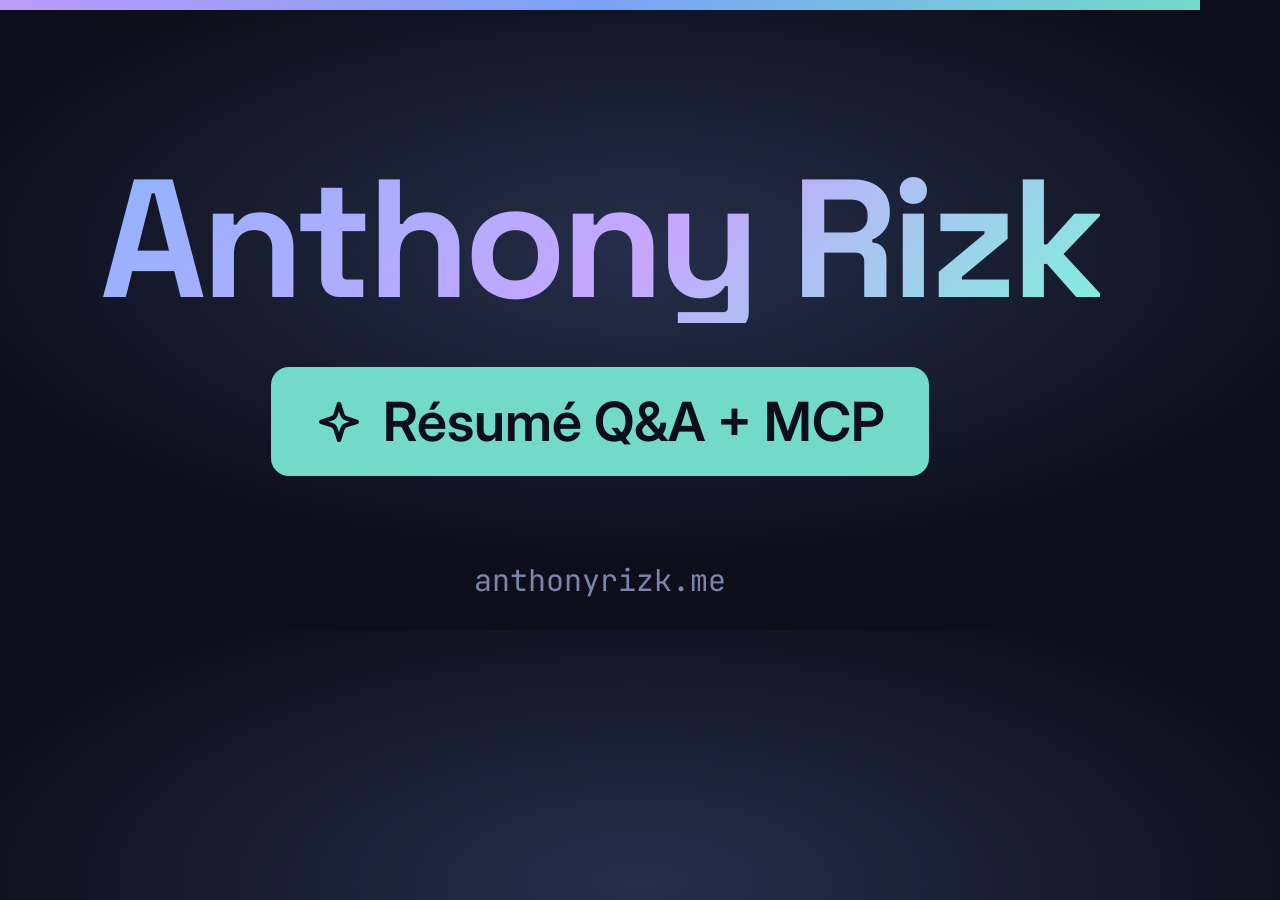
<file: og/card.html>
<!doctype html><html><head><meta charset="utf-8">
<link href="https://fonts.googleapis.com/css2?family=Inter:wght@500;600&family=Space+Grotesk:wght@700&family=JetBrains+Mono:wght@500&display=swap" rel="stylesheet">
<style>
  * { margin: 0; padding: 0; box-sizing: border-box; }
  /* Designed to survive being shrunk to a 160px thumbnail: two elements, both big,
     high contrast, nothing small that turns to mush. */
  body {
    width: 1200px; height: 630px; overflow: hidden; position: relative;
    font-family: Inter, sans-serif;
    background:
      radial-gradient(ellipse 80% 70% at 50% 40%, rgba(122,162,247,.22), transparent 70%),
      #0d0e1a;
    display: flex; flex-direction: column; align-items: center; justify-content: center;
  }
  body::before {
    content: ""; position: absolute; top: 0; left: 0; right: 0; height: 10px;
    background: linear-gradient(to right, #bb9af7, #7aa2f7 50%, #73daca);
  }
  h1 {
    font-family: "Space Grotesk", sans-serif; font-size: 168px; font-weight: 700;
    letter-spacing: -6px; line-height: 1;
    background: linear-gradient(135deg, #8fb3ff, #c7a6ff 55%, #7ff0dc);
    -webkit-background-clip: text; background-clip: text; color: transparent;
  }
  .ask {
    margin-top: 44px; display: inline-flex; align-items: center; gap: 20px;
    padding: 22px 44px; border-radius: 18px;
    font-size: 54px; font-weight: 600; color: #0d0e1a;
    background: #73daca;
  }
  .url { position: absolute; bottom: 30px; font-family: "JetBrains Mono", monospace; font-size: 30px; color: #7c83ad; }
</style></head><body>
  <h1>Anthony Rizk</h1>
  <div class="ask">
    <svg width="48" height="48" viewBox="0 0 24 24" fill="none" stroke="currentColor" stroke-width="2.2" stroke-linecap="round" stroke-linejoin="round"><path d="M12 3.5l1.7 5.3a3 3 0 0 0 1.9 1.9l5.3 1.7-5.3 1.7a3 3 0 0 0-1.9 1.9L12 21.4l-1.7-5.4a3 3 0 0 0-1.9-1.9L3.1 12.4l5.3-1.7a3 3 0 0 0 1.9-1.9z"/></svg>
    Résumé Q&amp;A + MCP
  </div>
  <div class="url">anthonyrizk.me</div>
</body></html>
</file>
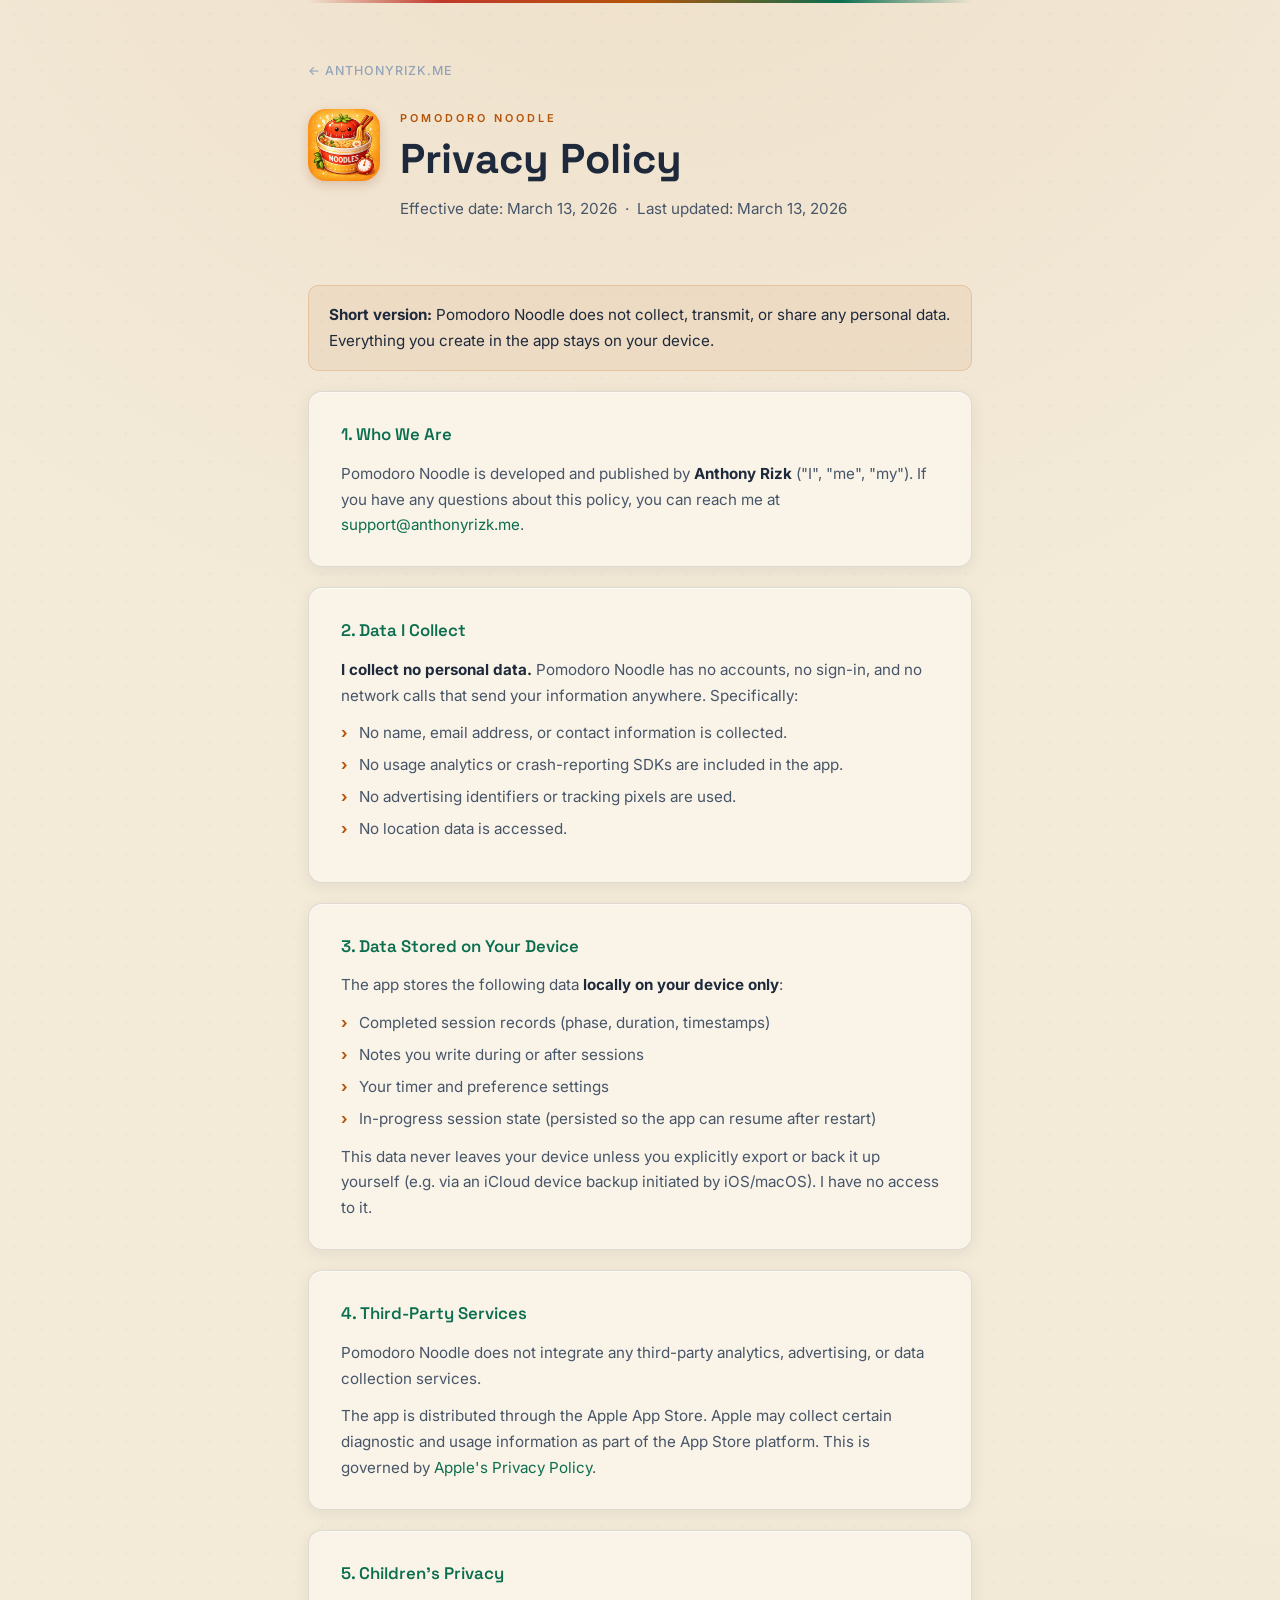
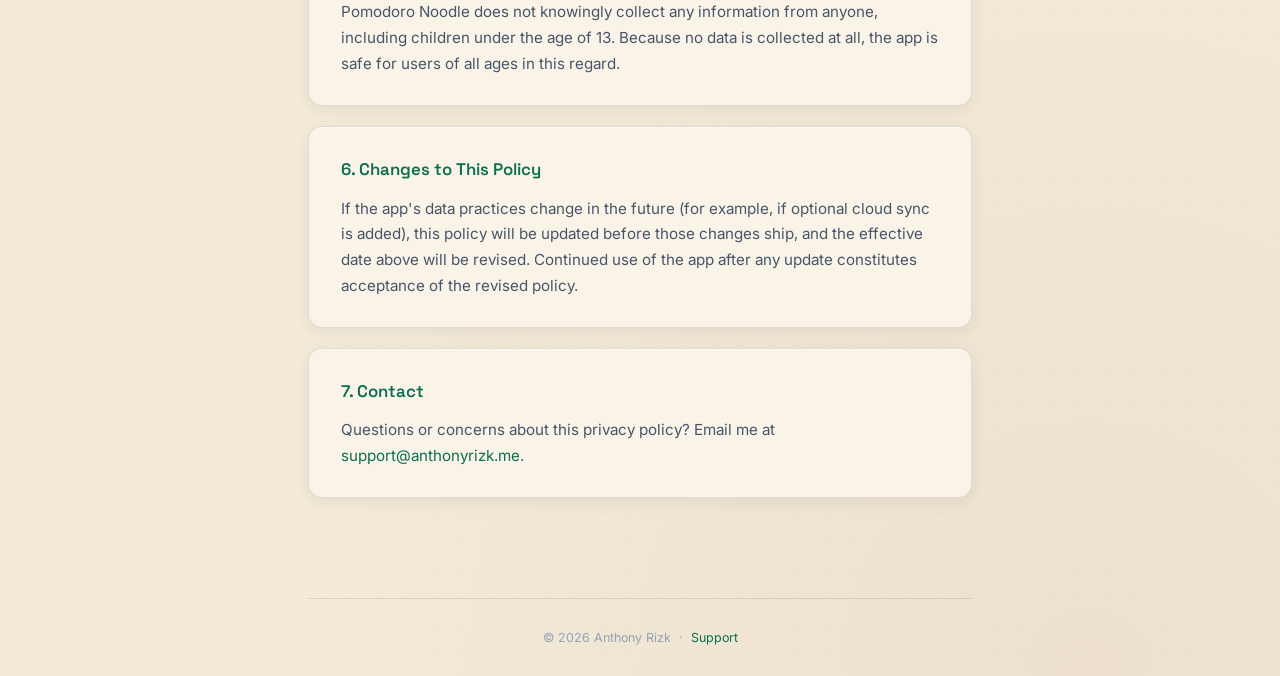
<file: pomodoronoodle/privacy.html>
<!doctype html>
<html lang="en">
    <head>
        <meta charset="UTF-8" />
        <meta name="viewport" content="width=device-width, initial-scale=1.0" />
        <title>Privacy Policy — Pomodoro Noodle</title>
        <link rel="preconnect" href="https://fonts.googleapis.com" />
        <link rel="preconnect" href="https://fonts.gstatic.com" crossorigin />
        <link
            href="https://fonts.googleapis.com/css2?family=Inter:wght@300;400;500;600&family=Space+Grotesk:wght@400;500;600;700&display=swap"
            rel="stylesheet"
        />
        <link rel="stylesheet" href="/pomodoronoodle/styles.css" />
    </head>
    <body>
        <div class="container">
            <header>
                <a class="back" href="/">← anthonyrizk.me</a>
                <div class="header-top">
                    <img class="app-icon" src="/pomodoronoodle/appicon.png" alt="Pomodoro Noodle icon" />
                    <div class="header-text">
                        <div class="hero-label">Pomodoro Noodle</div>
                        <h1>Privacy Policy</h1>
                        <p class="subtitle">Effective date: March 13, 2026 &nbsp;·&nbsp; Last updated: March 13, 2026</p>
                    </div>
                </div>
            </header>

            <main>
                <div class="highlight">
                    <strong>Short version:</strong> Pomodoro Noodle does not collect, transmit, or share
                    any personal data. Everything you create in the app stays on your device.
                </div>

                <div class="card">
                    <h2>1. Who We Are</h2>
                    <p>
                        Pomodoro Noodle is developed and published by <strong style="color: var(--text);">Anthony Rizk</strong>
                        ("I", "me", "my"). If you have any questions about this policy, you can reach me at
                        <a href="mailto:support@anthonyrizk.me">support@anthonyrizk.me</a>.
                    </p>
                </div>

                <div class="card">
                    <h2>2. Data I Collect</h2>
                    <p>
                        <strong style="color: var(--text);">I collect no personal data.</strong>
                        Pomodoro Noodle has no accounts, no sign-in, and no network calls that send your
                        information anywhere. Specifically:
                    </p>
                    <ul>
                        <li>No name, email address, or contact information is collected.</li>
                        <li>No usage analytics or crash-reporting SDKs are included in the app.</li>
                        <li>No advertising identifiers or tracking pixels are used.</li>
                        <li>No location data is accessed.</li>
                    </ul>
                </div>

                <div class="card">
                    <h2>3. Data Stored on Your Device</h2>
                    <p>
                        The app stores the following data <strong style="color: var(--text);">locally on your device only</strong>:
                    </p>
                    <ul>
                        <li>Completed session records (phase, duration, timestamps)</li>
                        <li>Notes you write during or after sessions</li>
                        <li>Your timer and preference settings</li>
                        <li>In-progress session state (persisted so the app can resume after restart)</li>
                    </ul>
                    <p>
                        This data never leaves your device unless you explicitly export or back it up yourself
                        (e.g. via an iCloud device backup initiated by iOS/macOS). I have no access to it.
                    </p>
                </div>

                <div class="card">
                    <h2>4. Third-Party Services</h2>
                    <p>
                        Pomodoro Noodle does not integrate any third-party analytics, advertising, or data
                        collection services.
                    </p>
                    <p>
                        The app is distributed through the Apple App Store. Apple may collect certain
                        diagnostic and usage information as part of the App Store platform. This is governed
                        by <a href="https://www.apple.com/legal/privacy/" target="_blank" rel="noopener">Apple's Privacy Policy</a>.
                    </p>
                </div>

                <div class="card">
                    <h2>5. Children's Privacy</h2>
                    <p>
                        Pomodoro Noodle does not knowingly collect any information from anyone, including
                        children under the age of 13. Because no data is collected at all, the app is safe
                        for users of all ages in this regard.
                    </p>
                </div>

                <div class="card">
                    <h2>6. Changes to This Policy</h2>
                    <p>
                        If the app's data practices change in the future (for example, if optional cloud sync
                        is added), this policy will be updated before those changes ship, and the effective
                        date above will be revised. Continued use of the app after any update constitutes
                        acceptance of the revised policy.
                    </p>
                </div>

                <div class="card">
                    <h2>7. Contact</h2>
                    <p>
                        Questions or concerns about this privacy policy? Email me at
                        <a href="mailto:support@anthonyrizk.me">support@anthonyrizk.me</a>.
                    </p>
                </div>
            </main>

            <footer>
                &copy; <span id="yr"></span> Anthony Rizk &nbsp;·&nbsp;
                <a href="/pomodoronoodle/support.html">Support</a>
            </footer>
        </div>
        <script>document.getElementById("yr").textContent = new Date().getFullYear();</script>
    </body>
</html>
</file>
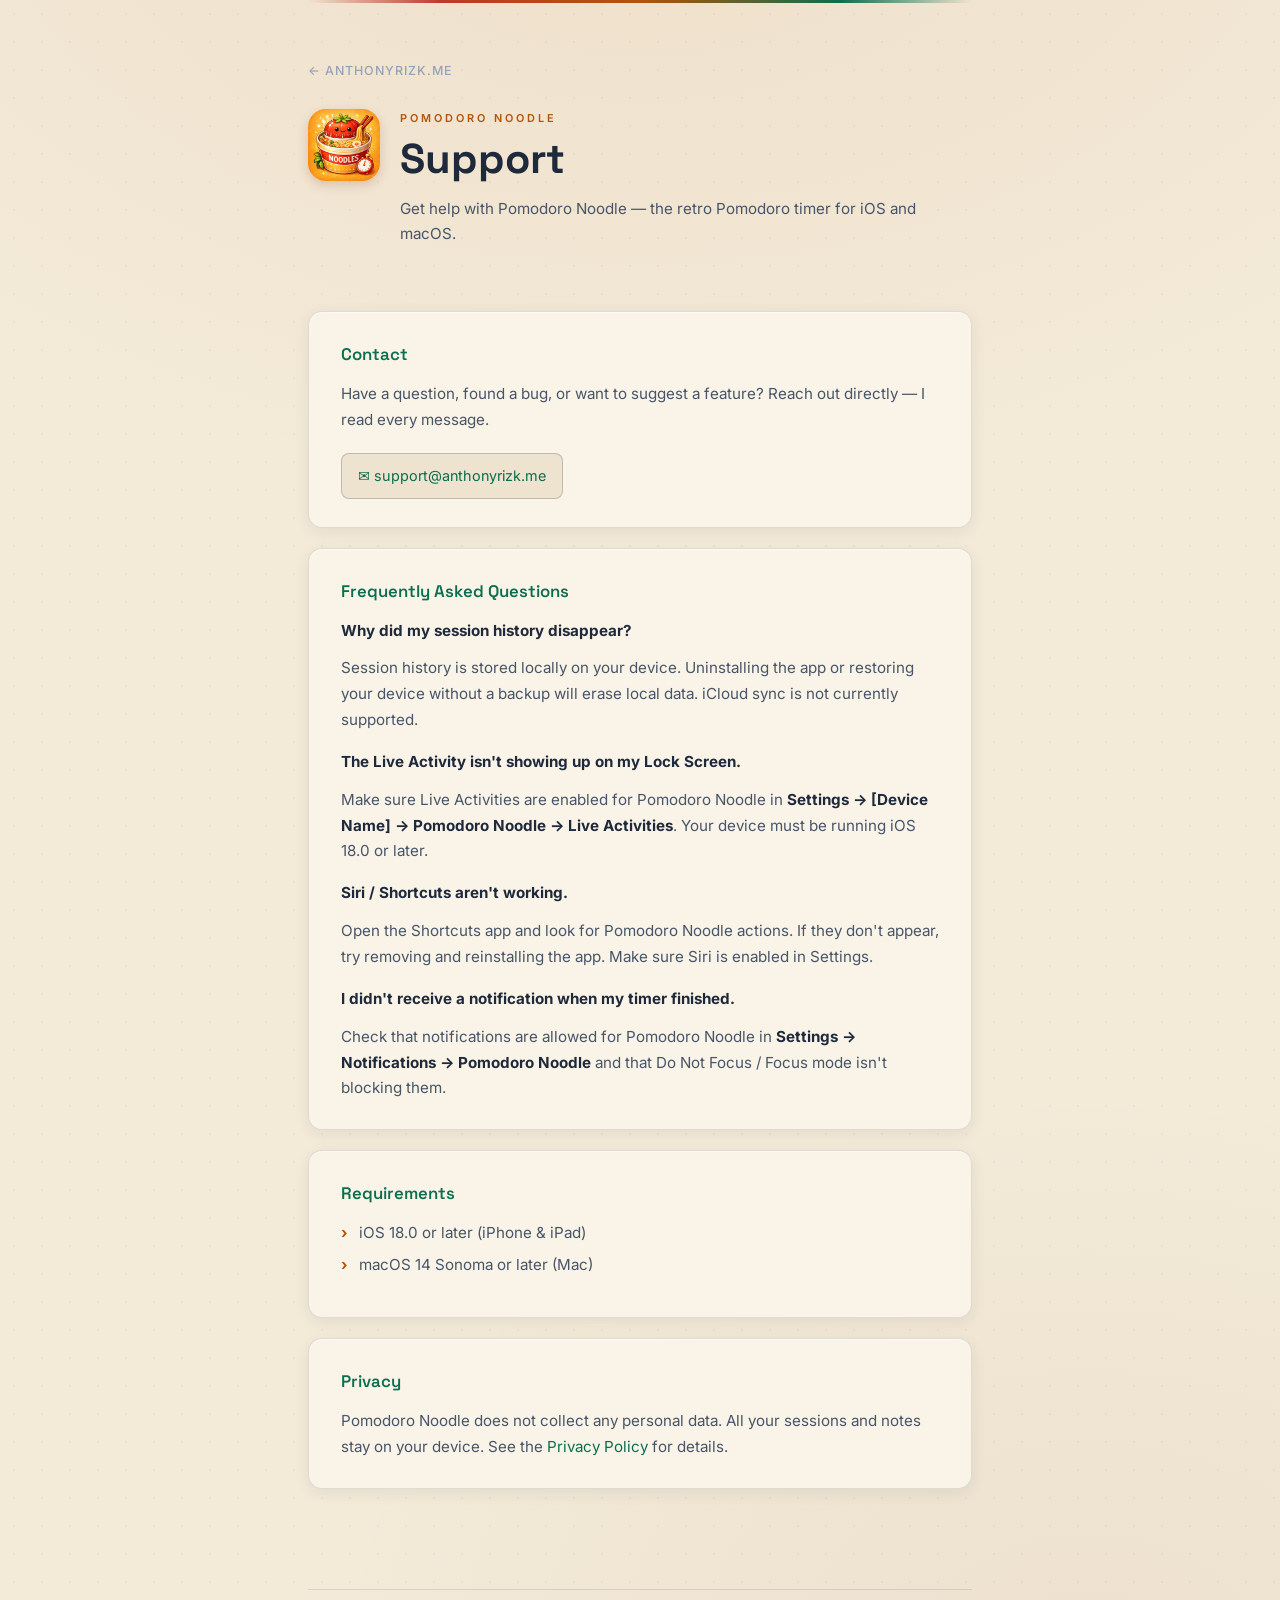
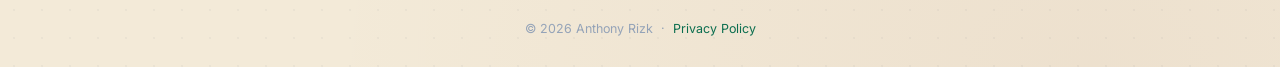
<file: pomodoronoodle/support.html>
<!doctype html>
<html lang="en">
    <head>
        <meta charset="UTF-8" />
        <meta name="viewport" content="width=device-width, initial-scale=1.0" />
        <title>Support — Pomodoro Noodle</title>
        <link rel="preconnect" href="https://fonts.googleapis.com" />
        <link rel="preconnect" href="https://fonts.gstatic.com" crossorigin />
        <link
            href="https://fonts.googleapis.com/css2?family=Inter:wght@300;400;500;600&family=Space+Grotesk:wght@400;500;600;700&display=swap"
            rel="stylesheet"
        />
        <link rel="stylesheet" href="/pomodoronoodle/styles.css" />
    </head>
    <body>
        <div class="container">
            <header>
                <a class="back" href="/">← anthonyrizk.me</a>
                <div class="header-top">
                    <img class="app-icon" src="/pomodoronoodle/appicon.png" alt="Pomodoro Noodle icon" />
                    <div class="header-text">
                        <div class="hero-label">Pomodoro Noodle</div>
                        <h1>Support</h1>
                        <p class="subtitle">Get help with Pomodoro Noodle — the retro Pomodoro timer for iOS and macOS.</p>
                    </div>
                </div>
            </header>

            <main>
                <div class="card">
                    <h2>Contact</h2>
                    <p>
                        Have a question, found a bug, or want to suggest a feature? Reach out directly —
                        I read every message.
                    </p>
                    <a class="email-link" href="mailto:support@anthonyrizk.me">
                        ✉ support@anthonyrizk.me
                    </a>
                </div>

                <div class="card">
                    <h2>Frequently Asked Questions</h2>

                    <p><strong style="color: var(--text);">Why did my session history disappear?</strong></p>
                    <p>
                        Session history is stored locally on your device. Uninstalling the app or restoring
                        your device without a backup will erase local data. iCloud sync is not currently
                        supported.
                    </p>

                    <p style="margin-top: 16px;"><strong style="color: var(--text);">The Live Activity isn't showing up on my Lock Screen.</strong></p>
                    <p>
                        Make sure Live Activities are enabled for Pomodoro Noodle in
                        <strong style="color: var(--text);">Settings → [Device Name] → Pomodoro Noodle → Live Activities</strong>.
                        Your device must be running iOS 18.0 or later.
                    </p>

                    <p style="margin-top: 16px;"><strong style="color: var(--text);">Siri / Shortcuts aren't working.</strong></p>
                    <p>
                        Open the Shortcuts app and look for Pomodoro Noodle actions. If they don't appear,
                        try removing and reinstalling the app. Make sure Siri is enabled in Settings.
                    </p>

                    <p style="margin-top: 16px;"><strong style="color: var(--text);">I didn't receive a notification when my timer finished.</strong></p>
                    <p>
                        Check that notifications are allowed for Pomodoro Noodle in
                        <strong style="color: var(--text);">Settings → Notifications → Pomodoro Noodle</strong>
                        and that Do Not Focus / Focus mode isn't blocking them.
                    </p>
                </div>

                <div class="card">
                    <h2>Requirements</h2>
                    <ul>
                        <li>iOS 18.0 or later (iPhone &amp; iPad)</li>
                        <li>macOS 14 Sonoma or later (Mac)</li>
                    </ul>
                </div>

                <div class="card">
                    <h2>Privacy</h2>
                    <p>
                        Pomodoro Noodle does not collect any personal data. All your sessions and notes
                        stay on your device.
                        See the <a href="/pomodoronoodle/privacy.html">Privacy Policy</a> for details.
                    </p>
                </div>
            </main>

            <footer>
                &copy; <span id="yr"></span> Anthony Rizk &nbsp;·&nbsp;
                <a href="/pomodoronoodle/privacy.html">Privacy Policy</a>
            </footer>
        </div>
        <script>document.getElementById("yr").textContent = new Date().getFullYear();</script>
    </body>
</html>
</file>
<file: pomodoronoodle/styles.css>
*, *::before, *::after { box-sizing: border-box; margin: 0; padding: 0; }

:root {
    --bg:          #F3EAD8;
    --bg-card:     #FAF4E8;
    --bg-elevated: #EDE3CF;
    --border:      rgba(30, 41, 59, 0.12);
    --border-mid:  rgba(30, 41, 59, 0.22);
    --text:        #1E293B;
    --text-mid:    #475569;
    --text-muted:  #94a3b8;
    --green:       #0B6E4F;
    --amber:       #B45309;
    --rust:        #7C2D12;
    --tomato:      #C0392B;
}

html { scroll-behavior: smooth; }

body {
    font-family: "Inter", system-ui, -apple-system, sans-serif;
    background-color: var(--bg);
    color: var(--text);
    line-height: 1.7;
    min-height: 100vh;
    background-image:
        radial-gradient(ellipse 80% 40% at 50% -10%, rgba(180, 83, 9, 0.07), transparent),
        radial-gradient(ellipse 60% 35% at 85% 100%, rgba(124, 45, 18, 0.05), transparent),
        radial-gradient(circle, rgba(30, 41, 59, 0.04) 1px, transparent 1px);
    background-size: 100% 100%, 100% 100%, 28px 28px;
}

a { color: var(--green); text-decoration: none; transition: color 0.2s; }
a:hover { color: var(--amber); }

.container { max-width: 720px; margin: 0 auto; padding: 0 28px; }

header {
    padding: 56px 0 44px;
    position: relative;
}
header::before {
    content: "";
    display: block;
    width: 100%;
    height: 3px;
    background: linear-gradient(to right, transparent 0%, var(--tomato) 20%, var(--amber) 50%, var(--green) 80%, transparent 100%);
    position: absolute;
    top: 0;
    left: 0;
}

.header-top {
    display: flex;
    align-items: flex-start;
    gap: 20px;
    margin-bottom: 20px;
}

.app-icon {
    width: 72px;
    height: 72px;
    border-radius: 18px;
    flex-shrink: 0;
    box-shadow: 0 4px 12px rgba(124, 45, 18, 0.2);
}

.header-text { flex: 1; }

.back {
    display: inline-flex;
    align-items: center;
    gap: 6px;
    font-size: 0.78rem;
    font-weight: 500;
    letter-spacing: 1px;
    text-transform: uppercase;
    color: var(--text-muted);
    margin-bottom: 28px;
}
.back:hover { color: var(--amber); }

.hero-label {
    font-size: 0.68rem;
    font-weight: 600;
    letter-spacing: 3px;
    text-transform: uppercase;
    color: var(--amber);
    margin-bottom: 6px;
}

h1 {
    font-family: "Space Grotesk", sans-serif;
    font-size: clamp(1.8rem, 4vw, 2.6rem);
    font-weight: 700;
    color: var(--text);
    line-height: 1.2;
    margin-bottom: 12px;
}
h1 span { color: var(--tomato); }

.subtitle {
    color: var(--text-mid);
    font-size: 0.95rem;
    max-width: 520px;
}

main { padding-bottom: 80px; }

.card {
    background: var(--bg-card);
    border: 1px solid var(--border);
    border-radius: 14px;
    padding: 28px 32px;
    margin-bottom: 20px;
    box-shadow: 0 4px 16px rgba(30, 41, 59, 0.07), inset 0 1px 0 rgba(255,255,255,0.6);
}

h2 {
    font-family: "Space Grotesk", sans-serif;
    font-size: 1.05rem;
    font-weight: 600;
    color: var(--green);
    margin-bottom: 12px;
}

p { color: var(--text-mid); margin-bottom: 12px; font-size: 0.95rem; }
p:last-child { margin-bottom: 0; }

ul {
    list-style: none;
    padding: 0;
    margin-bottom: 12px;
}
ul li {
    position: relative;
    padding-left: 18px;
    color: var(--text-mid);
    font-size: 0.95rem;
    margin-bottom: 6px;
}
ul li::before {
    content: "›";
    position: absolute;
    left: 0;
    color: var(--amber);
    font-weight: 700;
}

.email-link {
    display: inline-flex;
    align-items: center;
    gap: 8px;
    background: var(--bg-elevated);
    border: 1px solid var(--border-mid);
    border-radius: 8px;
    padding: 10px 16px;
    font-size: 0.9rem;
    color: var(--green);
    transition: border-color 0.2s, background 0.2s;
    margin-top: 8px;
}
.email-link:hover {
    background: rgba(11, 110, 79, 0.08);
    border-color: rgba(11, 110, 79, 0.35);
    color: var(--amber);
}

.highlight {
    background: rgba(180, 83, 9, 0.07);
    border: 1px solid rgba(180, 83, 9, 0.18);
    border-radius: 10px;
    padding: 16px 20px;
    margin-bottom: 20px;
    color: var(--text);
    font-size: 0.95rem;
}

footer {
    border-top: 1px solid var(--border);
    padding: 28px 0;
    text-align: center;
    color: var(--text-muted);
    font-size: 0.78rem;
}
</file>
